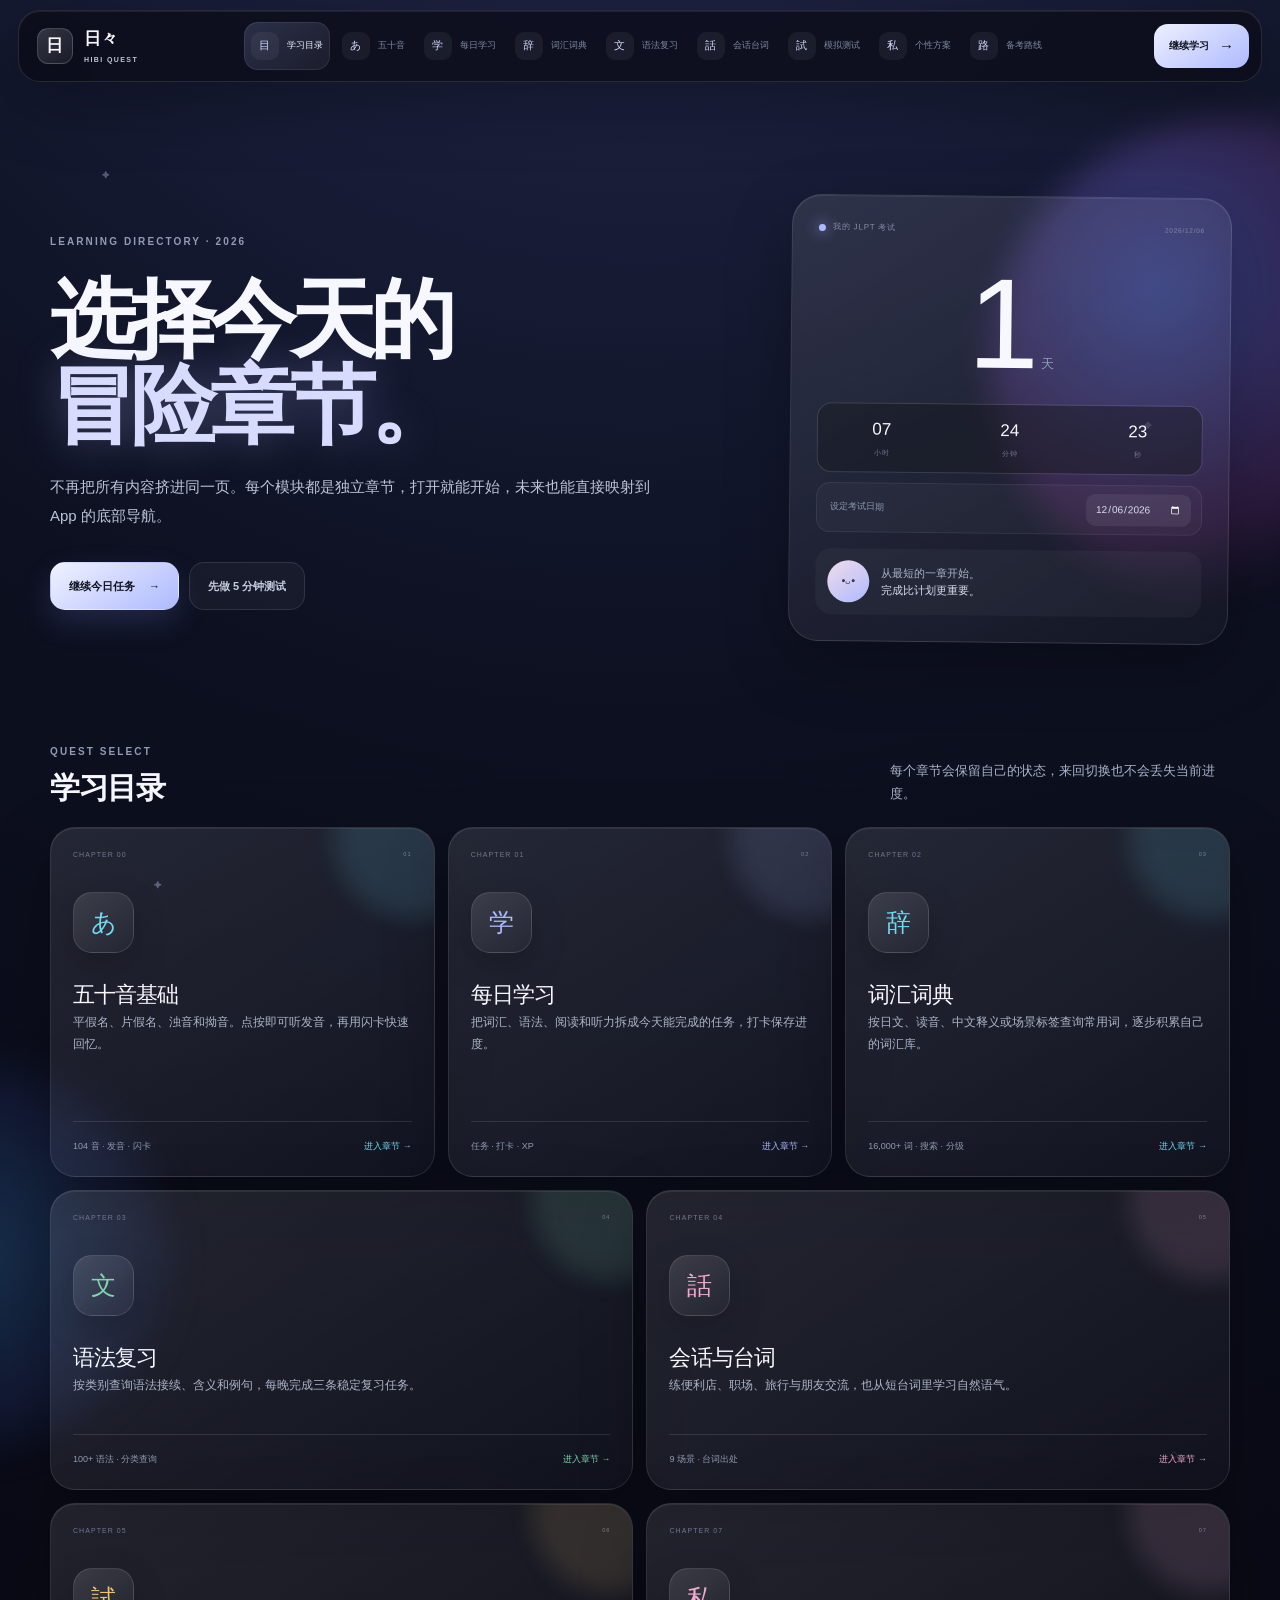
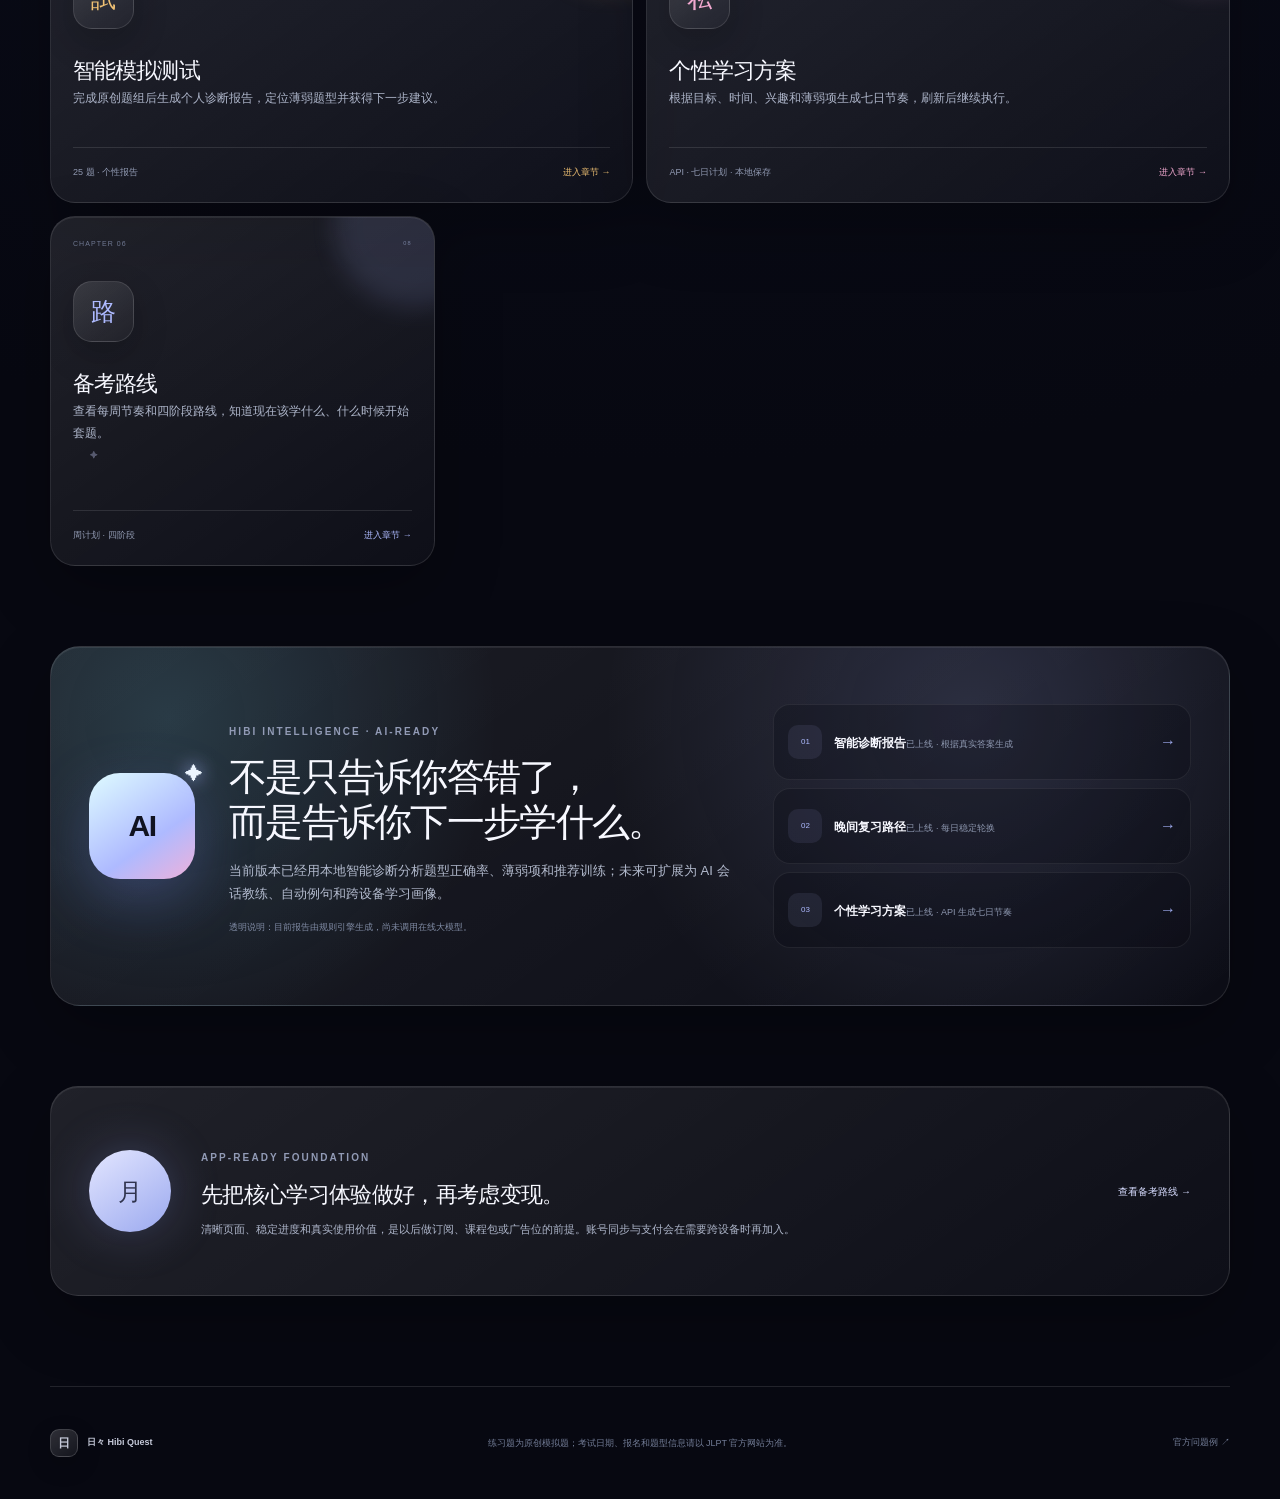
<file: index.html>
<!DOCTYPE html><html lang="zh-CN"><head><meta charSet="utf-8"/><meta name="viewport" content="width=device-width, initial-scale=1"/><link rel="stylesheet" href="/assets/index-DoPNVpJq.css" data-rsc-css-href="/assets/index-DoPNVpJq.css" data-precedence="vite-rsc/importer-resources"/><link rel="modulepreload" href="/assets/layout-segment-context-BYMZ-qbY.js" crossorigin=""/><link rel="modulepreload" href="/assets/rolldown-runtime-S-ySWqyJ.js" crossorigin=""/><link rel="modulepreload" href="/assets/index-DkaqBARf.js" crossorigin=""/><link rel="modulepreload" href="/assets/framework-CXnKph_e.js" crossorigin=""/><link rel="modulepreload" href="/assets/page-D13fjwaM.js" crossorigin=""/><link rel="modulepreload" href="/assets/app-shell-C9F_SPWX.js" crossorigin=""/><title>日々 Hibi Quest — JLPT 学习冒险</title><meta name="description" content="AI-ready 多页面 JLPT 学习冒险：五十音、词汇词典、晚间语法、智能测试报告、会话与备考路线。"/><meta property="og:title" content="日々 Hibi Quest — JLPT 学习冒险"/><meta property="og:description" content="词汇词典、晚间语法和智能诊断报告，让每次学习都有下一步。"/><meta property="og:image" content="https://3073314960-prog.github.io/og-v2.png"/><meta property="og:image:width" content="1792"/><meta property="og:image:height" content="935"/><meta property="og:image:alt" content="日々 Hibi Quest 打卡 对话 合格"/><meta name="twitter:card" content="summary_large_image"/><meta name="twitter:title" content="日々 Hibi Quest — JLPT 学习冒险"/><meta name="twitter:description" content="词汇词典、晚间语法和智能诊断报告，让每次学习都有下一步。"/><meta name="twitter:image" content="https://3073314960-prog.github.io/og-v2.png"/><script>self.__VINEXT_RSC_PARAMS__={}</script><script>self.__VINEXT_RSC_NAV__={"pathname":"/","searchParams":[]}</script><link rel="modulepreload" href="/assets/index-DkaqBARf.js" />
</head><body><main class="app-shell "><div class="sky-noise"></div><div class="ambient ambient-one"></div><div class="ambient ambient-two"></div><div class="petals" aria-hidden="true"><i>✦</i><i>◆</i><i>✦</i><i>◇</i><i>✦</i></div><header class="app-header glass"><a class="brand" href="/" aria-label="返回学习目录"><span class="brand-mark">日</span><span>日々 <small>HIBI QUEST</small></span></a><nav class="directory-nav" aria-label="学习目录"><a href="/" class="active" aria-current="page"><span>目</span><div><strong>学习目录</strong><small>Home</small></div></a><a href="/kana" class=""><span>あ</span><div><strong>五十音</strong><small>Kana</small></div></a><a href="/study" class=""><span>学</span><div><strong>每日学习</strong><small>Study</small></div></a><a href="/dictionary" class=""><span>辞</span><div><strong>词汇词典</strong><small>Dictionary</small></div></a><a href="/grammar" class=""><span>文</span><div><strong>语法复习</strong><small>Grammar</small></div></a><a href="/dialogue" class=""><span>話</span><div><strong>会话台词</strong><small>Dialogue</small></div></a><a href="/mock-test" class=""><span>試</span><div><strong>模拟测试</strong><small>Practice</small></div></a><a href="/profile" class=""><span>私</span><div><strong>个性方案</strong><small>My Plan</small></div></a><a href="/roadmap" class=""><span>路</span><div><strong>备考路线</strong><small>Roadmap</small></div></a></nav><a class="quick-start" href="/study">继续学习 <span>→</span></a></header><nav class="route-strip shell" aria-label="移动端学习目录"><a href="/" class="active" aria-current="page"><span>目</span>学习目录</a><a href="/kana" class=""><span>あ</span>五十音</a><a href="/study" class=""><span>学</span>每日学习</a><a href="/dictionary" class=""><span>辞</span>词汇词典</a><a href="/grammar" class=""><span>文</span>语法复习</a><a href="/dialogue" class=""><span>話</span>会话台词</a><a href="/mock-test" class=""><span>試</span>模拟测试</a><a href="/profile" class=""><span>私</span>个性方案</a><a href="/roadmap" class=""><span>路</span>备考路线</a></nav><div class="page-enter"><section class="directory-hero shell"><div class="directory-intro"><span class="kicker">LEARNING DIRECTORY · 2026</span><h1>选择今天的<br/><em>冒险章节。</em></h1><p>不再把所有内容挤进同一页。每个模块都是独立章节，打开就能开始，未来也能直接映射到 App 的底部导航。</p><div class="hero-actions"><a class="primary-action" href="/study">继续今日任务 <span>→</span></a><a class="secondary-action" href="/mock-test">先做 5 分钟测试</a></div></div><div class="directory-status glass"><div class="status-head"><span><i></i> 我的 JLPT 考试</span><small>2026/12/06</small></div><div class="status-days"><strong>—</strong><span>天</span></div><div class="status-time"><span>—<small>小时</small></span><span>—<small>分钟</small></span><span>—<small>秒</small></span></div><label class="exam-date-setting"><span>设定考试日期</span><input type="date" aria-label="设定 JLPT 考试日期" value="2026-12-06"/></label><div class="status-guide"><span class="mini-mascot">•ᴗ•</span><p>从最短的一章开始。<strong>完成比计划更重要。</strong></p></div></div></section><section class="module-directory shell" aria-labelledby="directory-title"><div class="section-title compact"><div><span class="kicker">QUEST SELECT</span><h2 id="directory-title">学习目录</h2></div><p>每个章节会保留自己的状态，来回切换也不会丢失当前进度。</p></div><div class="module-grid"><a class="module-card glass cyan" href="/kana"><div class="module-card-top"><span>CHAPTER 00</span><small>01</small></div><div class="module-icon">あ</div><h3>五十音基础</h3><p>平假名、片假名、浊音和拗音。点按即可听发音，再用闪卡快速回忆。</p><div class="module-meta"><span>104 音 · 发音 · 闪卡</span><i>进入章节 →</i></div></a><a class="module-card glass violet" href="/study"><div class="module-card-top"><span>CHAPTER 01</span><small>02</small></div><div class="module-icon">学</div><h3>每日学习</h3><p>把词汇、语法、阅读和听力拆成今天能完成的任务，打卡保存进度。</p><div class="module-meta"><span>任务 · 打卡 · XP</span><i>进入章节 →</i></div></a><a class="module-card glass cyan" href="/dictionary"><div class="module-card-top"><span>CHAPTER 02</span><small>03</small></div><div class="module-icon">辞</div><h3>词汇词典</h3><p>按日文、读音、中文释义或场景标签查询常用词，逐步积累自己的词汇库。</p><div class="module-meta"><span>16,000+ 词 · 搜索 · 分级</span><i>进入章节 →</i></div></a><a class="module-card glass green" href="/grammar"><div class="module-card-top"><span>CHAPTER 03</span><small>04</small></div><div class="module-icon">文</div><h3>语法复习</h3><p>按类别查询语法接续、含义和例句，每晚完成三条稳定复习任务。</p><div class="module-meta"><span>100+ 语法 · 分类查询</span><i>进入章节 →</i></div></a><a class="module-card glass pink" href="/dialogue"><div class="module-card-top"><span>CHAPTER 04</span><small>05</small></div><div class="module-icon">話</div><h3>会话与台词</h3><p>练便利店、职场、旅行与朋友交流，也从短台词里学习自然语气。</p><div class="module-meta"><span>9 场景 · 台词出处</span><i>进入章节 →</i></div></a><a class="module-card glass amber" href="/mock-test"><div class="module-card-top"><span>CHAPTER 05</span><small>06</small></div><div class="module-icon">試</div><h3>智能模拟测试</h3><p>完成原创题组后生成个人诊断报告，定位薄弱题型并获得下一步建议。</p><div class="module-meta"><span>25 题 · 个性报告</span><i>进入章节 →</i></div></a><a class="module-card glass pink" href="/profile"><div class="module-card-top"><span>CHAPTER 07</span><small>07</small></div><div class="module-icon">私</div><h3>个性学习方案</h3><p>根据目标、时间、兴趣和薄弱项生成七日节奏，刷新后继续执行。</p><div class="module-meta"><span>API · 七日计划 · 本地保存</span><i>进入章节 →</i></div></a><a class="module-card glass violet" href="/roadmap"><div class="module-card-top"><span>CHAPTER 06</span><small>08</small></div><div class="module-icon">路</div><h3>备考路线</h3><p>查看每周节奏和四阶段路线，知道现在该学什么、什么时候开始套题。</p><div class="module-meta"><span>周计划 · 四阶段</span><i>进入章节 →</i></div></a></div></section><section class="ai-promo shell glass"><div class="ai-orb"><span>AI</span><i>✦</i></div><div class="ai-promo-copy"><span class="kicker">HIBI INTELLIGENCE · AI-READY</span><h2>不是只告诉你答错了，<br/>而是告诉你下一步学什么。</h2><p>当前版本已经用本地智能诊断分析题型正确率、薄弱项和推荐训练；未来可扩展为 AI 会话教练、自动例句和跨设备学习画像。</p><small>透明说明：目前报告由规则引擎生成，尚未调用在线大模型。</small></div><div class="ai-feature-list"><a href="/mock-test"><span>01</span><div><strong>智能诊断报告</strong><small>已上线 · 根据真实答案生成</small></div><i>→</i></a><a href="/grammar"><span>02</span><div><strong>晚间复习路径</strong><small>已上线 · 每日稳定轮换</small></div><i>→</i></a><a href="/profile"><span>03</span><div><strong>个性学习方案</strong><small>已上线 · API 生成七日节奏</small></div><i>→</i></a></div></section><section class="home-note shell glass"><span class="note-orb">月</span><div><span class="kicker">APP-READY FOUNDATION</span><h2>先把核心学习体验做好，再考虑变现。</h2><p>清晰页面、稳定进度和真实使用价值，是以后做订阅、课程包或广告位的前提。账号同步与支付会在需要跨设备时再加入。</p></div><a href="/roadmap">查看备考路线 →</a></section></div><footer class="shell app-footer"><div><span class="brand-mark small">日</span><strong>日々 Hibi Quest</strong></div><p>练习题为原创模拟题；考试日期、报名和题型信息请以 JLPT 官方网站为准。</p><a href="https://www.jlpt.jp/samples/forlearners.html" target="_blank" rel="noreferrer">官方问题例 ↗</a></footer><nav class="mobile-nav glass" aria-label="移动端主导航"><a href="/" class="active" aria-current="page"><span>目</span>学习目录</a><a href="/study" class=""><span>学</span>学习</a><a href="/dictionary" class=""><span>辞</span>词汇词典</a><a href="/mock-test" class=""><span>試</span>模拟测试</a><a href="/profile" class=""><span>私</span>个性方案</a></nav></main><script id="_R_">import("/assets/index-DkaqBARf.js")</script></body></html><script>self.__VINEXT_RSC_CHUNKS__=self.__VINEXT_RSC_CHUNKS__||[];self.__VINEXT_RSC_CHUNKS__.push("2:I[\"8c0f216c4604\",[],\"Children\",1]\n3:I[\"15c18cfaeeff\",[],\"LayoutSegmentProvider\",1]\n4:I[\"8c0f216c4604\",[],\"Slot\",1]\n5:I[\"593f344dc510\",[],\"RedirectBoundary\",1]\n:HL[\"/assets/index-DoPNVpJq.css\",\"style\"]\n")</script><script>self.__VINEXT_RSC_CHUNKS__=self.__VINEXT_RSC_CHUNKS__||[];self.__VINEXT_RSC_CHUNKS__.push("0:{\"__route\":\"route:/\",\"__interceptionContext\":null,\"__layoutIds\":[\"layout:/\"],\"__rootLayout\":\"/\",\"page:/\":\"$L1\",\"layout:/\":[[[[\"$\",\"link\",\"css:/assets/index-DoPNVpJq.css\",{\"rel\":\"stylesheet\",\"precedence\":\"vite-rsc/importer-resources\",\"href\":\"/assets/index-DoPNVpJq.css\",\"data-rsc-css-href\":\"/assets/index-DoPNVpJq.css\"}],\"$undefined\"],[\"$\",\"html\",null,{\"lang\":\"zh-CN\",\"children\":[\"$\",\"body\",null,{\"children\":[\"$\",\"$L2\",null,{}]}]}]],null],\"route:/\":[[[\"$\",\"meta\",null,{\"charSet\":\"utf-8\"}],[[\"$\",\"title\",\"0\",{\"children\":\"日々 Hibi Quest — JLPT 学习冒险\"}],[\"$\",\"meta\",\"1\",{\"name\":\"description\",\"content\":\"AI-ready 多页面 JLPT 学习冒险：五十音、词汇词典、晚间语法、智能测试报告、会话与备考路线。\"}],[\"$\",\"meta\",\"2\",{\"property\":\"og:title\",\"content\":\"日々 Hibi Quest — JLPT 学习冒险\"}],[\"$\",\"meta\",\"3\",{\"property\":\"og:description\",\"content\":\"词汇词典、晚间语法和智能诊断报告，让每次学习都有下一步。\"}],[\"$\",\"meta\",\"4\",{\"property\":\"og:image\",\"content\":\"https://3073314960-prog.github.io/og-v2.png\"}],[\"$\",\"meta\",\"5\",{\"property\":\"og:image:width\",\"content\":\"1792\"}],[\"$\",\"meta\",\"6\",{\"property\":\"og:image:height\",\"content\":\"935\"}],[\"$\",\"meta\",\"7\",{\"property\":\"og:image:alt\",\"content\":\"日々 Hibi Quest 打卡 对话 合格\"}],[\"$\",\"meta\",\"8\",{\"name\":\"twitter:card\",\"content\":\"summary_large_image\"}],[\"$\",\"meta\",\"9\",{\"name\":\"twitter:title\",\"content\":\"日々 Hibi Quest — JLPT 学习冒险\"}],[\"$\",\"meta\",\"10\",{\"name\":\"twitter:description\",\"content\":\"词汇词典、晚间语法和智能诊断报告，让每次学习都有下一步。\"}],[\"$\",\"meta\",\"11\",{\"name\":\"twitter:image\",\"content\":\"https://3073314960-prog.github.io/og-v2.png\"}]],[[\"$\",\"meta\",\"0\",{\"name\":\"viewport\",\"content\":\"width=device-width, initial-scale=1\"}]]],[\"$\",\"$L3\",null,{\"segmentMap\":{\"children\":[]},\"children\":[\"$\",\"$L4\",null,{\"id\":\"layout:/\",\"parallelSlots\":\"$undefined\",\"children\":[\"$\",\"$L5\",null,{\"children\":[\"$\",\"$L3\",null,{\"segmentMap\":{\"children\":[]},\"children\":[\"$\",\"$L4\",null,{\"id\":\"page:/\"}]}]}]}]}]],\"__layoutFlags\":{\"layout:/\":\"s\"},\"__artifactCompatibility\":{\"schemaVersion\":1,\"graphVersion\":\"app-route-graph:4uhn5s1wvoptc\",\"deploymentVersion\":\"27df9e15-6faa-4570-9694-db61a12ce669\",\"appElementsSchemaVersion\":1,\"rscPayloadSchemaVersion\":1,\"rootBoundaryId\":\"/\",\"renderEpoch\":null}}\n")</script><script>self.__VINEXT_RSC_CHUNKS__=self.__VINEXT_RSC_CHUNKS__||[];self.__VINEXT_RSC_CHUNKS__.push("6:I[\"6efdf509a785\",[],\"default\",1]\n1:[\"$\",\"$L6\",null,{\"params\":\"$@7\",\"searchParams\":\"$@8\"}]\n")</script><script>self.__VINEXT_RSC_CHUNKS__=self.__VINEXT_RSC_CHUNKS__||[];self.__VINEXT_RSC_CHUNKS__.push("7:{}\n8:{}\n")</script><script>self.__VINEXT_RSC_DONE__=true</script>
</file>
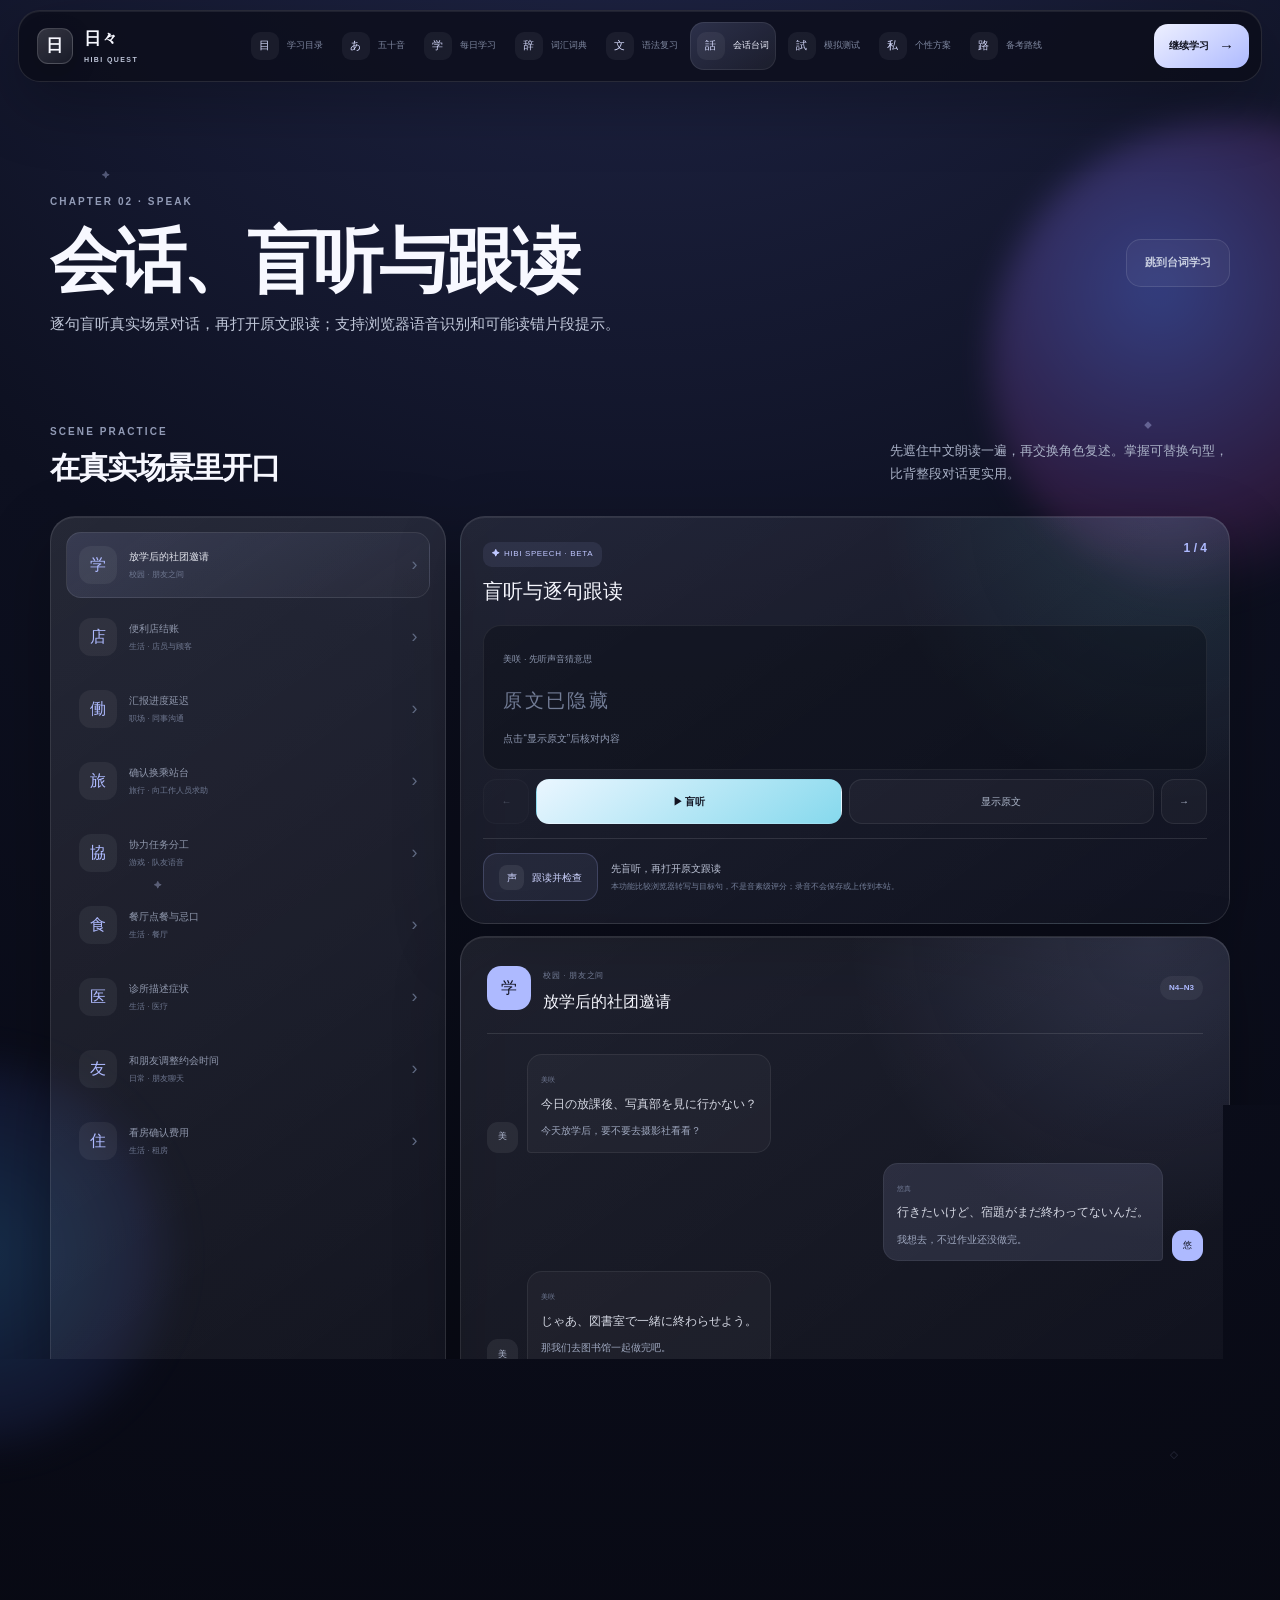
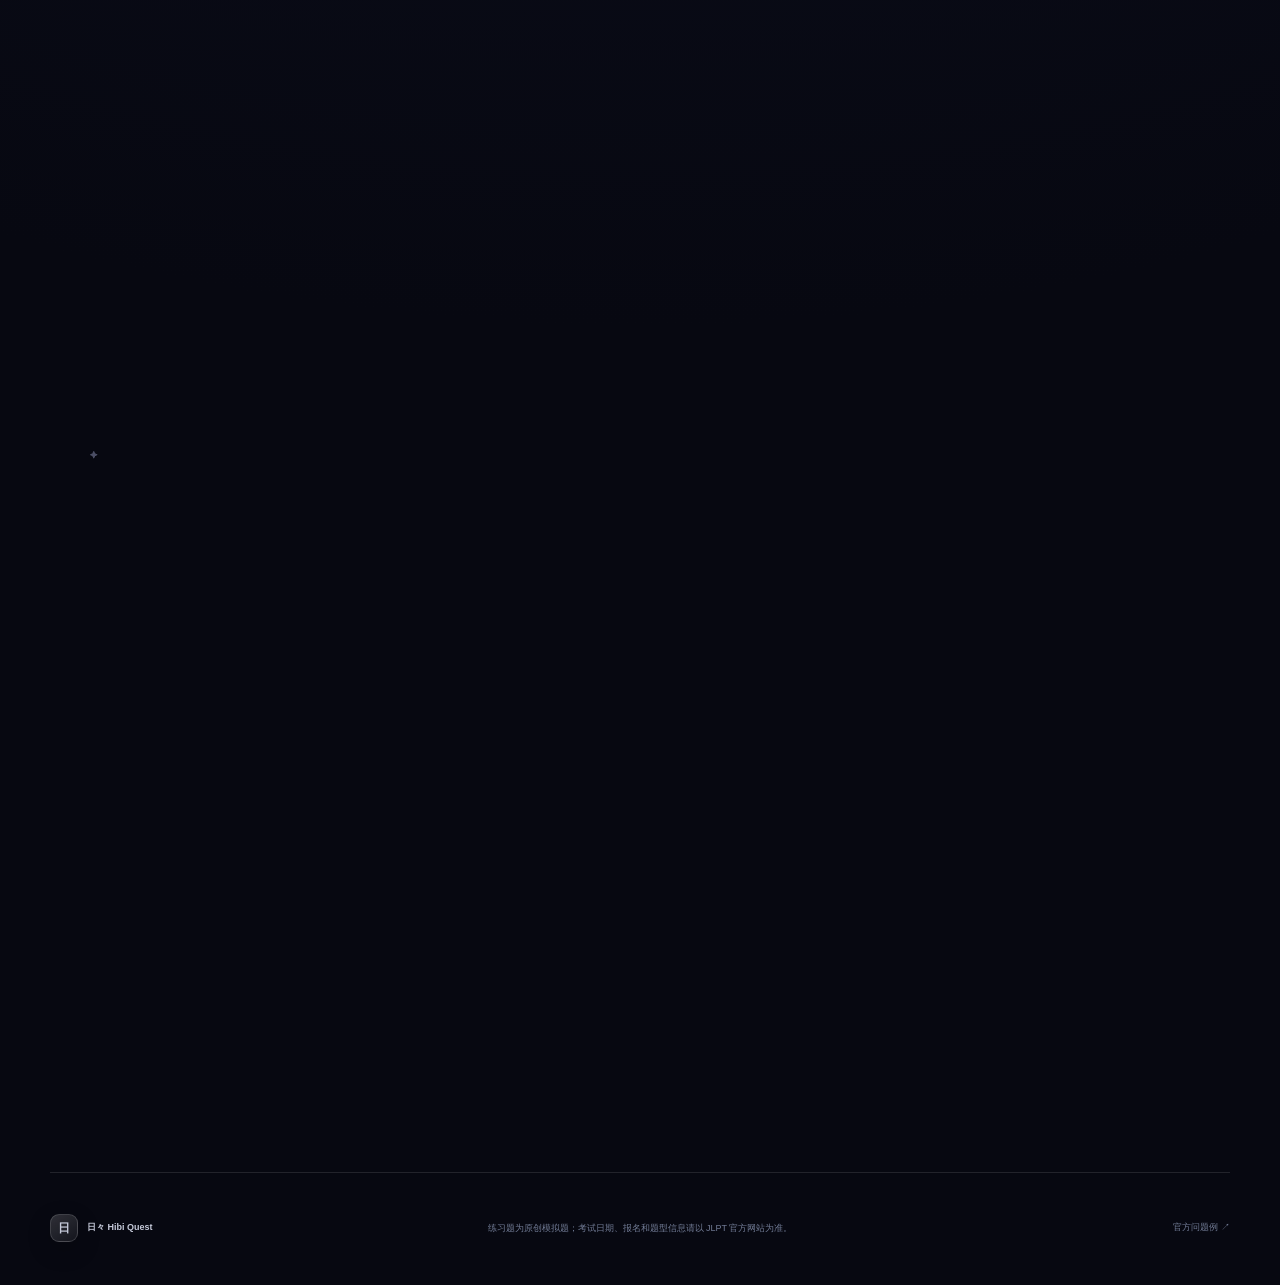
<file: dialogue/index.html>
<!DOCTYPE html><html lang="zh-CN"><head><meta charSet="utf-8"/><meta name="viewport" content="width=device-width, initial-scale=1"/><link rel="stylesheet" href="/assets/index-DoPNVpJq.css" data-rsc-css-href="/assets/index-DoPNVpJq.css" data-precedence="vite-rsc/importer-resources"/><link rel="modulepreload" href="/assets/layout-segment-context-BYMZ-qbY.js" crossorigin=""/><link rel="modulepreload" href="/assets/rolldown-runtime-S-ySWqyJ.js" crossorigin=""/><link rel="modulepreload" href="/assets/index-DkaqBARf.js" crossorigin=""/><link rel="modulepreload" href="/assets/framework-CXnKph_e.js" crossorigin=""/><link rel="modulepreload" href="/assets/page-BPkBXtdi.js" crossorigin=""/><link rel="modulepreload" href="/assets/app-shell-C9F_SPWX.js" crossorigin=""/><link rel="modulepreload" href="/assets/learning-sections-BvZhBqP7.js" crossorigin=""/><link rel="modulepreload" href="/assets/learning-data-Bkvd1LtO.js" crossorigin=""/><link rel="modulepreload" href="/assets/speech-practice-Ced-fZOh.js" crossorigin=""/><title>日々 Hibi Quest — JLPT 学习冒险</title><meta name="description" content="AI-ready 多页面 JLPT 学习冒险：五十音、词汇词典、晚间语法、智能测试报告、会话与备考路线。"/><meta property="og:title" content="日々 Hibi Quest — JLPT 学习冒险"/><meta property="og:description" content="词汇词典、晚间语法和智能诊断报告，让每次学习都有下一步。"/><meta property="og:image" content="https://3073314960-prog.github.io/og-v2.png"/><meta property="og:image:width" content="1792"/><meta property="og:image:height" content="935"/><meta property="og:image:alt" content="日々 Hibi Quest 打卡 对话 合格"/><meta name="twitter:card" content="summary_large_image"/><meta name="twitter:title" content="日々 Hibi Quest — JLPT 学习冒险"/><meta name="twitter:description" content="词汇词典、晚间语法和智能诊断报告，让每次学习都有下一步。"/><meta name="twitter:image" content="https://3073314960-prog.github.io/og-v2.png"/><script>self.__VINEXT_RSC_PARAMS__={}</script><script>self.__VINEXT_RSC_NAV__={"pathname":"/dialogue","searchParams":[]}</script><link rel="modulepreload" href="/assets/index-DkaqBARf.js" />
</head><body><main class="app-shell "><div class="sky-noise"></div><div class="ambient ambient-one"></div><div class="ambient ambient-two"></div><div class="petals" aria-hidden="true"><i>✦</i><i>◆</i><i>✦</i><i>◇</i><i>✦</i></div><header class="app-header glass"><a class="brand" href="/" aria-label="返回学习目录"><span class="brand-mark">日</span><span>日々 <small>HIBI QUEST</small></span></a><nav class="directory-nav" aria-label="学习目录"><a href="/" class=""><span>目</span><div><strong>学习目录</strong><small>Home</small></div></a><a href="/kana" class=""><span>あ</span><div><strong>五十音</strong><small>Kana</small></div></a><a href="/study" class=""><span>学</span><div><strong>每日学习</strong><small>Study</small></div></a><a href="/dictionary" class=""><span>辞</span><div><strong>词汇词典</strong><small>Dictionary</small></div></a><a href="/grammar" class=""><span>文</span><div><strong>语法复习</strong><small>Grammar</small></div></a><a href="/dialogue" class="active" aria-current="page"><span>話</span><div><strong>会话台词</strong><small>Dialogue</small></div></a><a href="/mock-test" class=""><span>試</span><div><strong>模拟测试</strong><small>Practice</small></div></a><a href="/profile" class=""><span>私</span><div><strong>个性方案</strong><small>My Plan</small></div></a><a href="/roadmap" class=""><span>路</span><div><strong>备考路线</strong><small>Roadmap</small></div></a></nav><a class="quick-start" href="/study">继续学习 <span>→</span></a></header><nav class="route-strip shell" aria-label="移动端学习目录"><a href="/" class=""><span>目</span>学习目录</a><a href="/kana" class=""><span>あ</span>五十音</a><a href="/study" class=""><span>学</span>每日学习</a><a href="/dictionary" class=""><span>辞</span>词汇词典</a><a href="/grammar" class=""><span>文</span>语法复习</a><a href="/dialogue" class="active" aria-current="page"><span>話</span>会话台词</a><a href="/mock-test" class=""><span>試</span>模拟测试</a><a href="/profile" class=""><span>私</span>个性方案</a><a href="/roadmap" class=""><span>路</span>备考路线</a></nav><div class="page-enter"><section class="page-heading shell"><div><span class="kicker">CHAPTER 02 · SPEAK</span><h1>会话、盲听与跟读</h1><p>逐句盲听真实场景对话，再打开原文跟读；支持浏览器语音识别和可能读错片段提示。</p></div><div class="page-heading-action"><a class="secondary-action" href="#quotes">跳到台词学习</a></div></section><section id="dialogue" class="section shell"><div class="section-title"><div><span class="kicker">SCENE PRACTICE</span><h2>在真实场景里开口</h2></div><p>先遮住中文朗读一遍，再交换角色复述。掌握可替换句型，比背整段对话更实用。</p></div><div class="scene-layout"><div class="scene-menu glass" role="tablist" aria-label="选择交流场景"><button type="button" role="tab" aria-selected="true" class="active"><span>学</span><div><strong>放学后的社团邀请</strong><small>校园 · 朋友之间</small></div><i>›</i></button><button type="button" role="tab" aria-selected="false" class=""><span>店</span><div><strong>便利店结账</strong><small>生活 · 店员与顾客</small></div><i>›</i></button><button type="button" role="tab" aria-selected="false" class=""><span>働</span><div><strong>汇报进度延迟</strong><small>职场 · 同事沟通</small></div><i>›</i></button><button type="button" role="tab" aria-selected="false" class=""><span>旅</span><div><strong>确认换乘站台</strong><small>旅行 · 向工作人员求助</small></div><i>›</i></button><button type="button" role="tab" aria-selected="false" class=""><span>協</span><div><strong>协力任务分工</strong><small>游戏 · 队友语音</small></div><i>›</i></button><button type="button" role="tab" aria-selected="false" class=""><span>食</span><div><strong>餐厅点餐与忌口</strong><small>生活 · 餐厅</small></div><i>›</i></button><button type="button" role="tab" aria-selected="false" class=""><span>医</span><div><strong>诊所描述症状</strong><small>生活 · 医疗</small></div><i>›</i></button><button type="button" role="tab" aria-selected="false" class=""><span>友</span><div><strong>和朋友调整约会时间</strong><small>日常 · 朋友聊天</small></div><i>›</i></button><button type="button" role="tab" aria-selected="false" class=""><span>住</span><div><strong>看房确认费用</strong><small>生活 · 租房</small></div><i>›</i></button></div><div class="dialogue-column"><section class="shadowing-lab glass" aria-labelledby="shadowing-title"><div class="shadowing-head"><div><span class="ai-label">✦ HIBI SPEECH · BETA</span><h3 id="shadowing-title">盲听与逐句跟读</h3></div><strong>1<!-- --> / <!-- -->4</strong></div><div class="blind-listening-card"><small>美咲<!-- --> · 先听声音猜意思</small><p class="concealed" lang="ja">原文已隐藏</p><em>点击“显示原文”后核对内容</em></div><div class="shadowing-controls"><button type="button" disabled="" aria-label="上一句">←</button><button type="button" class="play-line">▶ 盲听</button><button type="button">显示原文</button><button type="button" aria-label="下一句">→</button></div><div class="pronunciation-coach"><button type="button" class=""><span>声</span>跟读并检查</button><div><strong>先盲听，再打开原文跟读</strong><small>本功能比较浏览器转写与目标句，不是音素级评分；录音不会保存或上传到本站。</small></div></div></section><div class="dialogue-stage glass"><div class="stage-head"><div><span>学</span><div><small>校园 · 朋友之间</small><h3>放学后的社团邀请</h3></div></div><b>N4–N3</b></div><div class="dialogue-lines"><article class=""><span class="speaker-avatar">美</span><div><small>美咲</small><p lang="ja">今日の放課後、写真部を見に行かない？</p><em>今天放学后，要不要去摄影社看看？</em></div></article><article class="reply"><span class="speaker-avatar">悠</span><div><small>悠真</small><p lang="ja">行きたいけど、宿題がまだ終わってないんだ。</p><em>我想去，不过作业还没做完。</em></div></article><article class=""><span class="speaker-avatar">美</span><div><small>美咲</small><p lang="ja">じゃあ、図書室で一緒に終わらせよう。</p><em>那我们去图书馆一起做完吧。</em></div></article><article class="reply"><span class="speaker-avatar">悠</span><div><small>悠真</small><p lang="ja">助かる！それなら間に合いそう。</p><em>帮大忙了！这样应该来得及。</em></div></article></div><div class="key-expression"><span>本场关键表达</span><strong>～に行かない？</strong><p>朋友之间自然的邀请。比「行きませんか」更随意，适合关系亲近的人。</p></div></div></div></div></section><div id="quotes"><section class="section shell quote-section"><div class="section-title"><div><span class="kicker">LINE STUDY</span><h2>二次元台词拆解</h2></div><div class="quote-tabs" role="tablist" aria-label="选择台词类型"><button type="button" role="tab" aria-selected="true" class="active">动漫台词</button><button type="button" role="tab" aria-selected="false" class="">游戏台词</button></div></div><div class="quote-grid"><article class="line-card glass"><div class="line-card-top"><span>映</span><small>推理 · 断定</small><i>0<!-- -->1</i></div><div class="source-badge excerpt"><span>短句引用</span>《名侦探柯南》<!-- --> · <!-- -->江户川柯南</div><blockquote lang="ja">真実はいつもひとつ！</blockquote><p>真相永远只有一个！</p><div class="line-note"><span>表达拆解</span>「いつも」表示始终；「ひとつ」用平假名写法显得更口语化。</div><div class="line-usage"><span>适用场景</span>适合玩梗或强调唯一结论，不适合尚无证据时强行下判断。</div><a class="quote-source" href="https://www.conan-portal.com/index.html" target="_blank" rel="noreferrer">查看官方出处 ↗</a></article><article class="line-card glass"><div class="line-card-top"><span>映</span><small>宣告 · 角色语</small><i>0<!-- -->2</i></div><div class="source-badge excerpt"><span>短句引用</span>《美少女战士 Sailor Moon》<!-- --> · <!-- -->月野兔 / Sailor Moon</div><blockquote lang="ja">月にかわっておしおきよ。</blockquote><p>我要代表月亮惩罚你。</p><div class="line-note"><span>表达拆解</span>「N にかわって」表示代替某人或代表某方；「おしおき」是惩罚的儿童化说法。</div><div class="line-usage"><span>适用场景</span>强烈角色化的固定台词，只适合引用、模仿或朋友间玩梗。</div><a class="quote-source" href="https://lineup.toei-anim.co.jp/ja/tv/sailor_moon/story/" target="_blank" rel="noreferrer">查看官方出处 ↗</a></article><article class="line-card glass"><div class="line-card-top"><span>映</span><small>梦想 · 宣言</small><i>0<!-- -->3</i></div><div class="source-badge excerpt"><span>短句引用</span>《ONE PIECE》<!-- --> · <!-- -->蒙奇·D·路飞</div><blockquote lang="ja">海賊王におれはなる！</blockquote><p>我是要成为海贼王的男人！</p><div class="line-note"><span>表达拆解</span>把「おれは」提前或使用倒装能强化目标；普通表达更常说「海賊王になる」。</div><div class="line-usage"><span>适用场景</span>适合学习强烈宣言的语感，现实交流可换成自己的目标。</div><a class="quote-source" href="https://one-piece.com/story/east_blue/index.html" target="_blank" rel="noreferrer">查看官方出处 ↗</a></article><article class="line-card glass"><div class="line-card-top"><span>映</span><small>信念 · 粗犷</small><i>0<!-- -->4</i></div><div class="source-badge excerpt"><span>短句引用</span>《NARUTO -火影忍者-》<!-- --> · <!-- -->漩涡鸣人</div><blockquote lang="ja">まっすぐ自分の言葉は曲げねえ。</blockquote><p>我绝不会违背自己的话。</p><div class="line-note"><span>表达拆解</span>「曲げない」的口语粗犷形式是「曲げねえ」；正式交流不要照搬这种语尾。</div><div class="line-usage"><span>适用场景</span>可用于理解少年漫画男性角色语；日常建议说「自分の言葉を曲げない」。</div><a class="quote-source" href="https://naruto-official.com/news/01_1282" target="_blank" rel="noreferrer">查看官方出处 ↗</a></article><article class="line-card glass"><div class="line-card-top"><span>映</span><small>成长 · 温柔</small><i>0<!-- -->5</i></div><div class="source-badge original"><span>原创</span>Hibi Quest 原创<!-- --> · <!-- -->小春</div><blockquote lang="ja">怖くても、一歩進めば景色は変わる。</blockquote><p>即使害怕，只要向前一步，景色就会改变。</p><div class="line-note"><span>表达拆解</span>「～ても」表示让步；「一歩進めば」是条件表达。</div><div class="line-usage"><span>适用场景</span>可以自然地写在学习笔记或给朋友打气。</div></article><article class="line-card glass"><div class="line-card-top"><span>映</span><small>治愈 · 希望</small><i>0<!-- -->6</i></div><div class="source-badge original"><span>原创</span>Hibi Quest 原创<!-- --> · <!-- -->小春</div><blockquote lang="ja">迷った時間も、きっと未来の地図になる。</blockquote><p>迷茫过的时光，也一定会成为未来的地图。</p><div class="line-note"><span>表达拆解</span>「きっと」表示强烈确信；「～になる」表示状态变化。</div><div class="line-usage"><span>适用场景</span>适合安慰对未来没有方向的人。</div></article></div><p class="copyright-note">标为“短句引用”的内容仅用于语言点评，版权归原权利人；其余为 Hibi Quest 原创。未来商业化上线前应再次完成内容授权审查。</p></section></div></div><footer class="shell app-footer"><div><span class="brand-mark small">日</span><strong>日々 Hibi Quest</strong></div><p>练习题为原创模拟题；考试日期、报名和题型信息请以 JLPT 官方网站为准。</p><a href="https://www.jlpt.jp/samples/forlearners.html" target="_blank" rel="noreferrer">官方问题例 ↗</a></footer><nav class="mobile-nav glass" aria-label="移动端主导航"><a href="/" class=""><span>目</span>学习目录</a><a href="/study" class=""><span>学</span>学习</a><a href="/dictionary" class=""><span>辞</span>词汇词典</a><a href="/mock-test" class=""><span>試</span>模拟测试</a><a href="/profile" class=""><span>私</span>个性方案</a></nav></main><script id="_R_">import("/assets/index-DkaqBARf.js")</script></body></html><script>self.__VINEXT_RSC_CHUNKS__=self.__VINEXT_RSC_CHUNKS__||[];self.__VINEXT_RSC_CHUNKS__.push("2:I[\"8c0f216c4604\",[],\"Children\",1]\n3:I[\"15c18cfaeeff\",[],\"LayoutSegmentProvider\",1]\n4:I[\"8c0f216c4604\",[],\"Slot\",1]\n5:I[\"593f344dc510\",[],\"RedirectBoundary\",1]\n:HL[\"/assets/index-DoPNVpJq.css\",\"style\"]\n")</script><script>self.__VINEXT_RSC_CHUNKS__=self.__VINEXT_RSC_CHUNKS__||[];self.__VINEXT_RSC_CHUNKS__.push("0:{\"__route\":\"route:/dialogue\",\"__interceptionContext\":null,\"__layoutIds\":[\"layout:/\"],\"__rootLayout\":\"/\",\"page:/dialogue\":\"$L1\",\"layout:/\":[[[[\"$\",\"link\",\"css:/assets/index-DoPNVpJq.css\",{\"rel\":\"stylesheet\",\"precedence\":\"vite-rsc/importer-resources\",\"href\":\"/assets/index-DoPNVpJq.css\",\"data-rsc-css-href\":\"/assets/index-DoPNVpJq.css\"}],\"$undefined\"],[\"$\",\"html\",null,{\"lang\":\"zh-CN\",\"children\":[\"$\",\"body\",null,{\"children\":[\"$\",\"$L2\",null,{}]}]}]],null],\"route:/dialogue\":[[[\"$\",\"meta\",null,{\"charSet\":\"utf-8\"}],[[\"$\",\"title\",\"0\",{\"children\":\"日々 Hibi Quest — JLPT 学习冒险\"}],[\"$\",\"meta\",\"1\",{\"name\":\"description\",\"content\":\"AI-ready 多页面 JLPT 学习冒险：五十音、词汇词典、晚间语法、智能测试报告、会话与备考路线。\"}],[\"$\",\"meta\",\"2\",{\"property\":\"og:title\",\"content\":\"日々 Hibi Quest — JLPT 学习冒险\"}],[\"$\",\"meta\",\"3\",{\"property\":\"og:description\",\"content\":\"词汇词典、晚间语法和智能诊断报告，让每次学习都有下一步。\"}],[\"$\",\"meta\",\"4\",{\"property\":\"og:image\",\"content\":\"https://3073314960-prog.github.io/og-v2.png\"}],[\"$\",\"meta\",\"5\",{\"property\":\"og:image:width\",\"content\":\"1792\"}],[\"$\",\"meta\",\"6\",{\"property\":\"og:image:height\",\"content\":\"935\"}],[\"$\",\"meta\",\"7\",{\"property\":\"og:image:alt\",\"content\":\"日々 Hibi Quest 打卡 对话 合格\"}],[\"$\",\"meta\",\"8\",{\"name\":\"twitter:card\",\"content\":\"summary_large_image\"}],[\"$\",\"meta\",\"9\",{\"name\":\"twitter:title\",\"content\":\"日々 Hibi Quest — JLPT 学习冒险\"}],[\"$\",\"meta\",\"10\",{\"name\":\"twitter:description\",\"content\":\"词汇词典、晚间语法和智能诊断报告，让每次学习都有下一步。\"}],[\"$\",\"meta\",\"11\",{\"name\":\"twitter:image\",\"content\":\"https://3073314960-prog.github.io/og-v2.png\"}]],[[\"$\",\"meta\",\"0\",{\"name\":\"viewport\",\"content\":\"width=device-width, initial-scale=1\"}]]],[\"$\",\"$L3\",null,{\"segmentMap\":{\"children\":[\"dialogue\"]},\"children\":[\"$\",\"$L4\",null,{\"id\":\"layout:/\",\"parallelSlots\":\"$undefined\",\"children\":[\"$\",\"$L5\",null,{\"children\":[\"$\",\"$L3\",null,{\"segmentMap\":{\"children\":[]},\"children\":[\"$\",\"$L4\",null,{\"id\":\"page:/dialogue\"}]}]}]}]}]],\"__layoutFlags\":{\"layout:/\":\"s\"},\"__artifactCompatibility\":{\"schemaVersion\":1,\"graphVersion\":\"app-route-graph:uz3pdzj40dl0\",\"deploymentVersion\":\"27df9e15-6faa-4570-9694-db61a12ce669\",\"appElementsSchemaVersion\":1,\"rscPayloadSchemaVersion\":1,\"rootBoundaryId\":\"/\",\"renderEpoch\":null}}\n")</script><script>self.__VINEXT_RSC_CHUNKS__=self.__VINEXT_RSC_CHUNKS__||[];self.__VINEXT_RSC_CHUNKS__.push("6:I[\"0d3cc9352377\",[],\"default\",1]\n1:[\"$\",\"$L6\",null,{\"params\":\"$@7\",\"searchParams\":\"$@8\"}]\n")</script><script>self.__VINEXT_RSC_CHUNKS__=self.__VINEXT_RSC_CHUNKS__||[];self.__VINEXT_RSC_CHUNKS__.push("7:{}\n8:{}\n")</script><script>self.__VINEXT_RSC_DONE__=true</script>
</file>
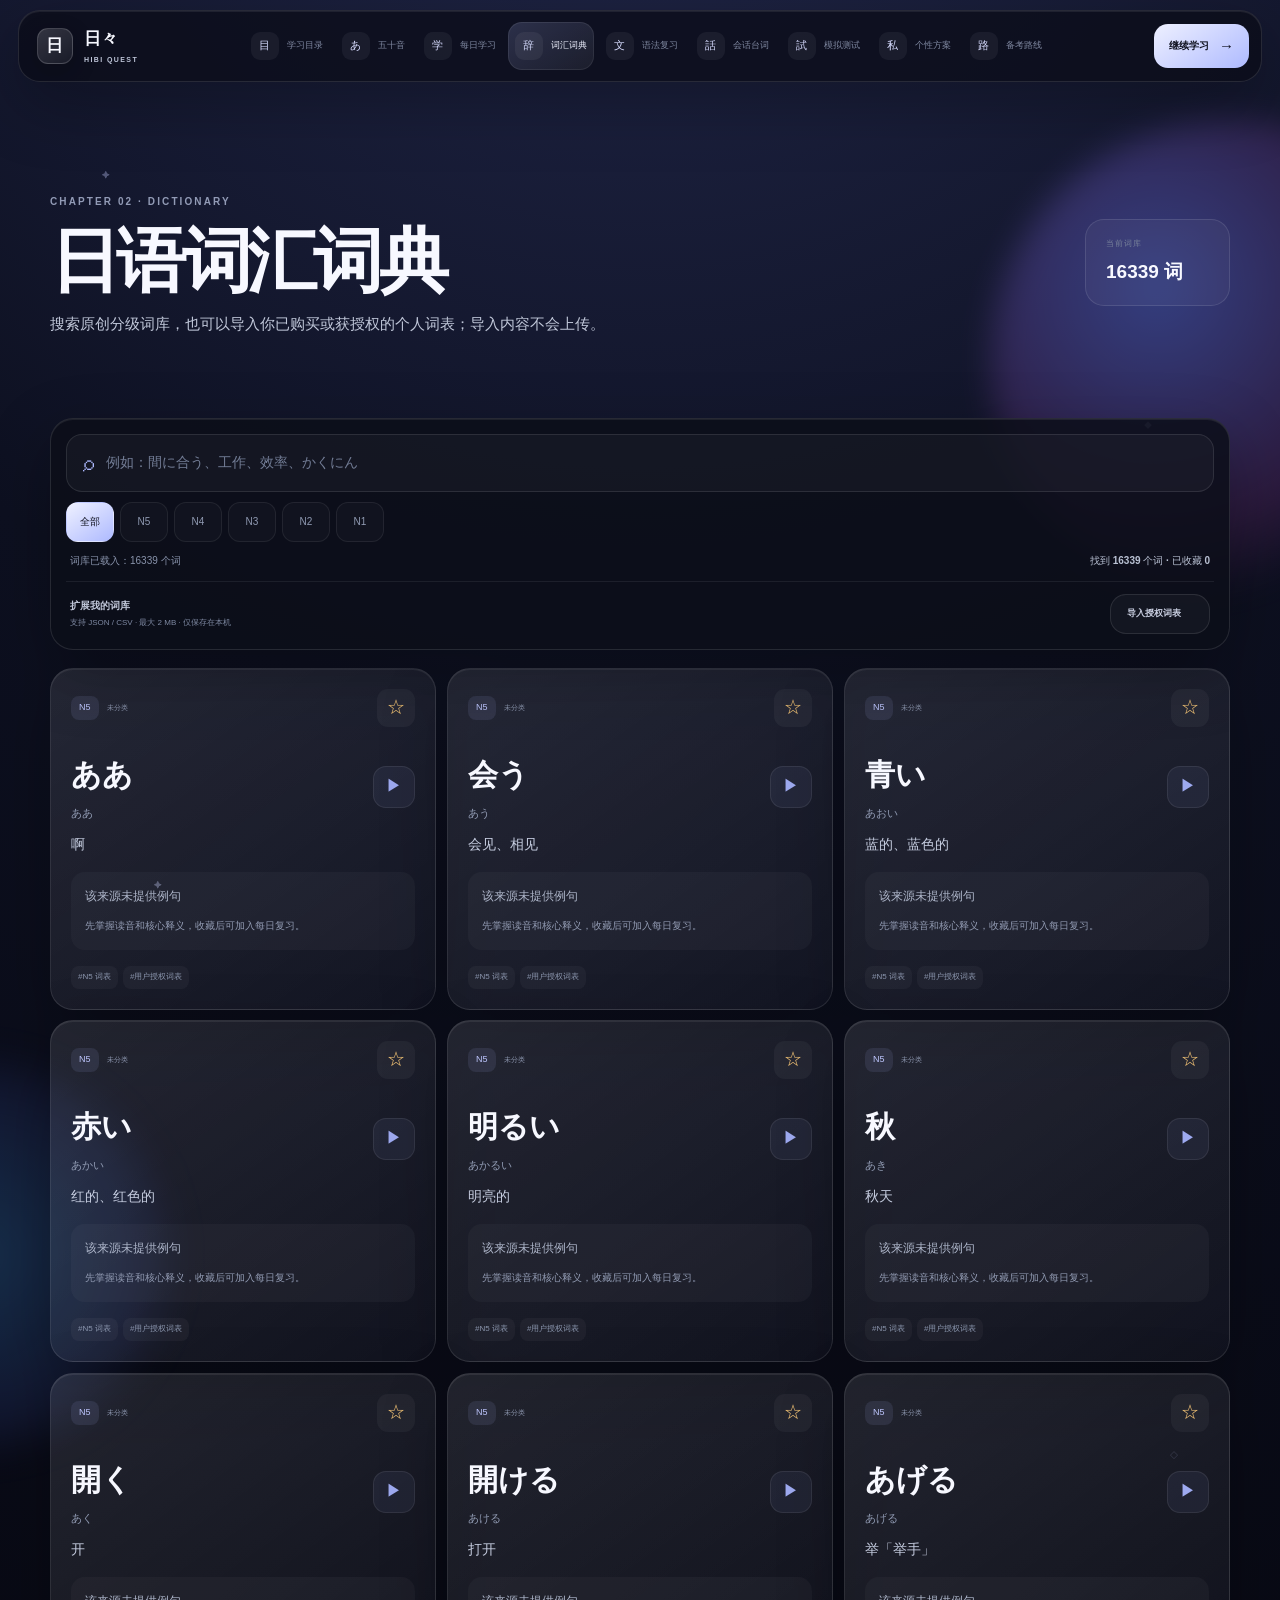
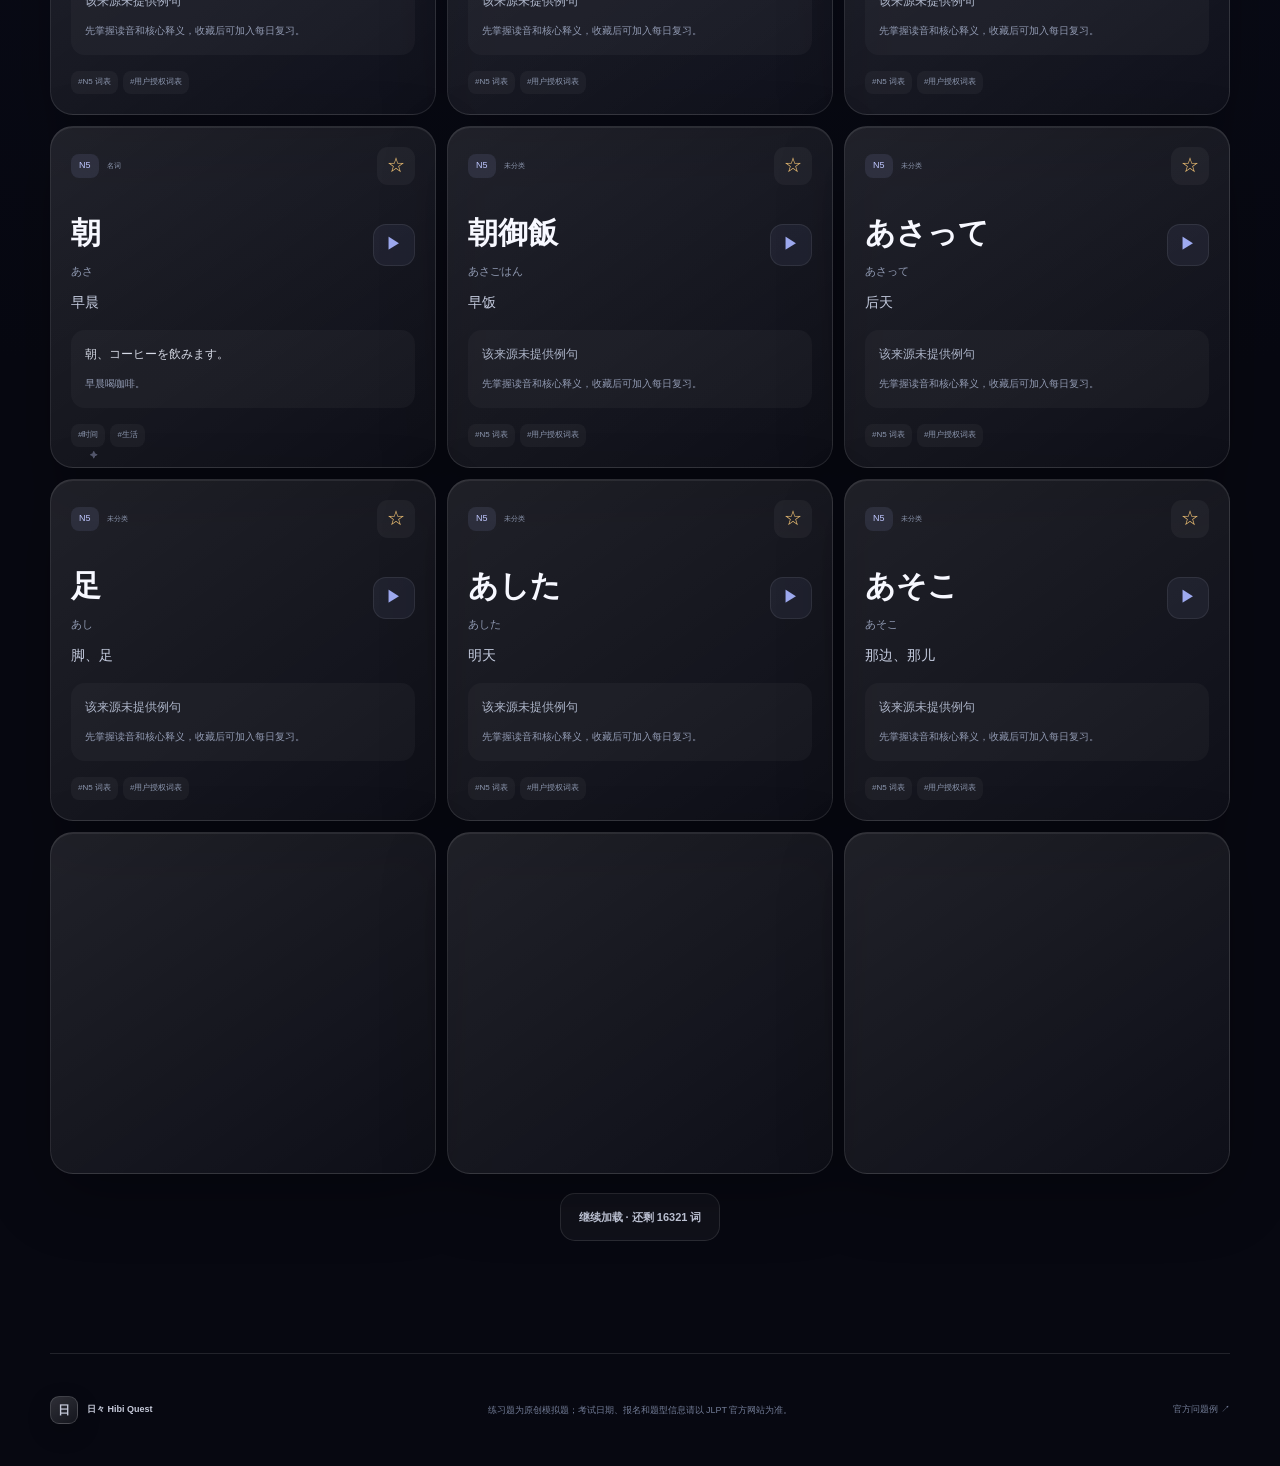
<file: dictionary/index.html>
<!DOCTYPE html><html lang="zh-CN"><head><meta charSet="utf-8"/><meta name="viewport" content="width=device-width, initial-scale=1"/><link rel="stylesheet" href="/assets/index-DoPNVpJq.css" data-rsc-css-href="/assets/index-DoPNVpJq.css" data-precedence="vite-rsc/importer-resources"/><link rel="modulepreload" href="/assets/layout-segment-context-BYMZ-qbY.js" crossorigin=""/><link rel="modulepreload" href="/assets/rolldown-runtime-S-ySWqyJ.js" crossorigin=""/><link rel="modulepreload" href="/assets/index-DkaqBARf.js" crossorigin=""/><link rel="modulepreload" href="/assets/framework-CXnKph_e.js" crossorigin=""/><link rel="modulepreload" href="/assets/page-CeTVIFFq.js" crossorigin=""/><link rel="modulepreload" href="/assets/app-shell-C9F_SPWX.js" crossorigin=""/><link rel="modulepreload" href="/assets/reference-data-IXXDWy7s.js" crossorigin=""/><link rel="modulepreload" href="/assets/learning-data-Bkvd1LtO.js" crossorigin=""/><link rel="modulepreload" href="/assets/speech-practice-Ced-fZOh.js" crossorigin=""/><title>日々 Hibi Quest — JLPT 学习冒险</title><meta name="description" content="AI-ready 多页面 JLPT 学习冒险：五十音、词汇词典、晚间语法、智能测试报告、会话与备考路线。"/><meta property="og:title" content="日々 Hibi Quest — JLPT 学习冒险"/><meta property="og:description" content="词汇词典、晚间语法和智能诊断报告，让每次学习都有下一步。"/><meta property="og:image" content="https://3073314960-prog.github.io/og-v2.png"/><meta property="og:image:width" content="1792"/><meta property="og:image:height" content="935"/><meta property="og:image:alt" content="日々 Hibi Quest 打卡 对话 合格"/><meta name="twitter:card" content="summary_large_image"/><meta name="twitter:title" content="日々 Hibi Quest — JLPT 学习冒险"/><meta name="twitter:description" content="词汇词典、晚间语法和智能诊断报告，让每次学习都有下一步。"/><meta name="twitter:image" content="https://3073314960-prog.github.io/og-v2.png"/><script>self.__VINEXT_RSC_PARAMS__={}</script><script>self.__VINEXT_RSC_NAV__={"pathname":"/dictionary","searchParams":[]}</script><link rel="modulepreload" href="/assets/index-DkaqBARf.js" />
</head><body><main class="app-shell "><div class="sky-noise"></div><div class="ambient ambient-one"></div><div class="ambient ambient-two"></div><div class="petals" aria-hidden="true"><i>✦</i><i>◆</i><i>✦</i><i>◇</i><i>✦</i></div><header class="app-header glass"><a class="brand" href="/" aria-label="返回学习目录"><span class="brand-mark">日</span><span>日々 <small>HIBI QUEST</small></span></a><nav class="directory-nav" aria-label="学习目录"><a href="/" class=""><span>目</span><div><strong>学习目录</strong><small>Home</small></div></a><a href="/kana" class=""><span>あ</span><div><strong>五十音</strong><small>Kana</small></div></a><a href="/study" class=""><span>学</span><div><strong>每日学习</strong><small>Study</small></div></a><a href="/dictionary" class="active" aria-current="page"><span>辞</span><div><strong>词汇词典</strong><small>Dictionary</small></div></a><a href="/grammar" class=""><span>文</span><div><strong>语法复习</strong><small>Grammar</small></div></a><a href="/dialogue" class=""><span>話</span><div><strong>会话台词</strong><small>Dialogue</small></div></a><a href="/mock-test" class=""><span>試</span><div><strong>模拟测试</strong><small>Practice</small></div></a><a href="/profile" class=""><span>私</span><div><strong>个性方案</strong><small>My Plan</small></div></a><a href="/roadmap" class=""><span>路</span><div><strong>备考路线</strong><small>Roadmap</small></div></a></nav><a class="quick-start" href="/study">继续学习 <span>→</span></a></header><nav class="route-strip shell" aria-label="移动端学习目录"><a href="/" class=""><span>目</span>学习目录</a><a href="/kana" class=""><span>あ</span>五十音</a><a href="/study" class=""><span>学</span>每日学习</a><a href="/dictionary" class="active" aria-current="page"><span>辞</span>词汇词典</a><a href="/grammar" class=""><span>文</span>语法复习</a><a href="/dialogue" class=""><span>話</span>会话台词</a><a href="/mock-test" class=""><span>試</span>模拟测试</a><a href="/profile" class=""><span>私</span>个性方案</a><a href="/roadmap" class=""><span>路</span>备考路线</a></nav><div class="page-enter"><section class="page-heading shell"><div><span class="kicker">CHAPTER 02 · DICTIONARY</span><h1>日语词汇词典</h1><p>搜索原创分级词库，也可以导入你已购买或获授权的个人词表；导入内容不会上传。</p></div><div class="page-heading-action"><div class="progress-badge"><span>当前词库</span><strong>101<!-- --> 词</strong></div></div></section><section class="section shell reference-workspace"><div class="reference-search glass"><label for="dictionary-search"><span>⌕</span><input id="dictionary-search" type="search" placeholder="例如：間に合う、工作、效率、かくにん" autoComplete="off" value=""/></label><div class="filter-row" role="group" aria-label="按 JLPT 等级筛选"><button type="button" class="active">全部</button><button type="button" class="">N5</button><button type="button" class="">N4</button><button type="button" class="">N3</button><button type="button" class="">N2</button><button type="button" class="">N1</button></div><div class="search-summary" role="status"><span>可以搜索日文、假名、中文或场景标签</span><strong>找到 <!-- -->101<!-- --> 个词 · 已收藏 <!-- -->0</strong></div><div class="dictionary-import"><div><strong>扩展我的词库</strong><small>支持 JSON / CSV · 最大 2 MB · 仅保存在本机</small></div><label class="secondary-action">导入授权词表<input type="file" accept=".json,.csv,application/json,text/csv"/></label></div></div><div class="dictionary-grid"><article class="dictionary-card glass"><div class="dictionary-card-top"><span>N5</span><small>名词</small><button type="button" aria-label="收藏 朝" aria-pressed="false">☆</button></div><div class="dictionary-word"><div><strong lang="ja">朝</strong><span>あさ</span></div><button type="button" aria-label="播放 朝">▶</button></div><h2>早晨</h2><div class="dictionary-example"><p lang="ja">朝、コーヒーを飲みます。</p><small>早晨喝咖啡。</small></div><div class="tag-row"><span>#<!-- -->时间</span><span>#<!-- -->生活</span></div></article><article class="dictionary-card glass"><div class="dictionary-card-top"><span>N5</span><small>名词</small><button type="button" aria-label="收藏 駅" aria-pressed="false">☆</button></div><div class="dictionary-word"><div><strong lang="ja">駅</strong><span>えき</span></div><button type="button" aria-label="播放 駅">▶</button></div><h2>车站</h2><div class="dictionary-example"><p lang="ja">駅で友達を待ちます。</p><small>在车站等朋友。</small></div><div class="tag-row"><span>#<!-- -->交通</span><span>#<!-- -->地点</span></div></article><article class="dictionary-card glass"><div class="dictionary-card-top"><span>N5</span><small>动词</small><button type="button" aria-label="收藏 買う" aria-pressed="false">☆</button></div><div class="dictionary-word"><div><strong lang="ja">買う</strong><span>かう</span></div><button type="button" aria-label="播放 買う">▶</button></div><h2>购买</h2><div class="dictionary-example"><p lang="ja">コンビニで水を買いました。</p><small>在便利店买了水。</small></div><div class="tag-row"><span>#<!-- -->购物</span><span>#<!-- -->动作</span></div></article><article class="dictionary-card glass"><div class="dictionary-card-top"><span>N5</span><small>形容词</small><button type="button" aria-label="收藏 近い" aria-pressed="false">☆</button></div><div class="dictionary-word"><div><strong lang="ja">近い</strong><span>ちかい</span></div><button type="button" aria-label="播放 近い">▶</button></div><h2>近的</h2><div class="dictionary-example"><p lang="ja">学校は駅から近いです。</p><small>学校离车站很近。</small></div><div class="tag-row"><span>#<!-- -->位置</span><span>#<!-- -->形容</span></div></article><article class="dictionary-card glass"><div class="dictionary-card-top"><span>N5</span><small>名词</small><button type="button" aria-label="收藏 天気" aria-pressed="false">☆</button></div><div class="dictionary-word"><div><strong lang="ja">天気</strong><span>てんき</span></div><button type="button" aria-label="播放 天気">▶</button></div><h2>天气</h2><div class="dictionary-example"><p lang="ja">今日はいい天気ですね。</p><small>今天天气真好。</small></div><div class="tag-row"><span>#<!-- -->天气</span><span>#<!-- -->寒暄</span></div></article><article class="dictionary-card glass"><div class="dictionary-card-top"><span>N5</span><small>动词</small><button type="button" aria-label="收藏 働く" aria-pressed="false">☆</button></div><div class="dictionary-word"><div><strong lang="ja">働く</strong><span>はたらく</span></div><button type="button" aria-label="播放 働く">▶</button></div><h2>工作、劳动</h2><div class="dictionary-example"><p lang="ja">東京の会社で働いています。</p><small>在东京的公司工作。</small></div><div class="tag-row"><span>#<!-- -->工作</span><span>#<!-- -->动作</span></div></article><article class="dictionary-card glass"><div class="dictionary-card-top"><span>N5</span><small>动词</small><button type="button" aria-label="收藏 休む" aria-pressed="false">☆</button></div><div class="dictionary-word"><div><strong lang="ja">休む</strong><span>やすむ</span></div><button type="button" aria-label="播放 休む">▶</button></div><h2>休息、请假</h2><div class="dictionary-example"><p lang="ja">今日は家で休みます。</p><small>今天在家休息。</small></div><div class="tag-row"><span>#<!-- -->生活</span><span>#<!-- -->健康</span></div></article><article class="dictionary-card glass"><div class="dictionary-card-top"><span>N5</span><small>名词</small><button type="button" aria-label="收藏 料理" aria-pressed="false">☆</button></div><div class="dictionary-word"><div><strong lang="ja">料理</strong><span>りょうり</span></div><button type="button" aria-label="播放 料理">▶</button></div><h2>料理、烹饪</h2><div class="dictionary-example"><p lang="ja">日本料理が好きです。</p><small>我喜欢日本料理。</small></div><div class="tag-row"><span>#<!-- -->饮食</span><span>#<!-- -->兴趣</span></div></article><article class="dictionary-card glass"><div class="dictionary-card-top"><span>N5</span><small>动词</small><button type="button" aria-label="收藏 忘れる" aria-pressed="false">☆</button></div><div class="dictionary-word"><div><strong lang="ja">忘れる</strong><span>わすれる</span></div><button type="button" aria-label="播放 忘れる">▶</button></div><h2>忘记</h2><div class="dictionary-example"><p lang="ja">傘を忘れないでください。</p><small>请不要忘记带伞。</small></div><div class="tag-row"><span>#<!-- -->生活</span><span>#<!-- -->动作</span></div></article><article class="dictionary-card glass"><div class="dictionary-card-top"><span>N5</span><small>副词</small><button type="button" aria-label="收藏 一緒に" aria-pressed="false">☆</button></div><div class="dictionary-word"><div><strong lang="ja">一緒に</strong><span>いっしょに</span></div><button type="button" aria-label="播放 一緒に">▶</button></div><h2>一起</h2><div class="dictionary-example"><p lang="ja">一緒に昼ご飯を食べませんか。</p><small>要不要一起吃午饭？</small></div><div class="tag-row"><span>#<!-- -->邀请</span><span>#<!-- -->交流</span></div></article><article class="dictionary-card glass"><div class="dictionary-card-top"><span>N4</span><small>名词・サ变</small><button type="button" aria-label="收藏 案内" aria-pressed="false">☆</button></div><div class="dictionary-word"><div><strong lang="ja">案内</strong><span>あんない</span></div><button type="button" aria-label="播放 案内">▶</button></div><h2>向导、引导</h2><div class="dictionary-example"><p lang="ja">駅まで案内します。</p><small>我带你去车站。</small></div><div class="tag-row"><span>#<!-- -->旅行</span><span>#<!-- -->帮助</span></div></article><article class="dictionary-card glass"><div class="dictionary-card-top"><span>N4</span><small>名词</small><button type="button" aria-label="收藏 以外" aria-pressed="false">☆</button></div><div class="dictionary-word"><div><strong lang="ja">以外</strong><span>いがい</span></div><button type="button" aria-label="播放 以外">▶</button></div><h2>……以外</h2><div class="dictionary-example"><p lang="ja">日曜日以外は開いています。</p><small>除星期日外都营业。</small></div><div class="tag-row"><span>#<!-- -->范围</span><span>#<!-- -->时间</span></div></article><article class="dictionary-card glass"><div class="dictionary-card-top"><span>N4</span><small>动词</small><button type="button" aria-label="收藏 間に合う" aria-pressed="false">☆</button></div><div class="dictionary-word"><div><strong lang="ja">間に合う</strong><span>まにあう</span></div><button type="button" aria-label="播放 間に合う">▶</button></div><h2>赶得上、来得及</h2><div class="dictionary-example"><p lang="ja">急げば電車に間に合います。</p><small>快一点就能赶上电车。</small></div><div class="tag-row"><span>#<!-- -->交通</span><span>#<!-- -->时间</span></div></article><article class="dictionary-card glass"><div class="dictionary-card-top"><span>N4</span><small>动词</small><button type="button" aria-label="收藏 選ぶ" aria-pressed="false">☆</button></div><div class="dictionary-word"><div><strong lang="ja">選ぶ</strong><span>えらぶ</span></div><button type="button" aria-label="播放 選ぶ">▶</button></div><h2>选择</h2><div class="dictionary-example"><p lang="ja">好きな色を選んでください。</p><small>请选择喜欢的颜色。</small></div><div class="tag-row"><span>#<!-- -->选择</span><span>#<!-- -->动作</span></div></article><article class="dictionary-card glass"><div class="dictionary-card-top"><span>N4</span><small>名词</small><button type="button" aria-label="收藏 原因" aria-pressed="false">☆</button></div><div class="dictionary-word"><div><strong lang="ja">原因</strong><span>げんいん</span></div><button type="button" aria-label="播放 原因">▶</button></div><h2>原因</h2><div class="dictionary-example"><p lang="ja">失敗の原因を考えます。</p><small>思考失败的原因。</small></div><div class="tag-row"><span>#<!-- -->分析</span><span>#<!-- -->抽象</span></div></article><article class="dictionary-card glass"><div class="dictionary-card-top"><span>N4</span><small>名词・サ变</small><button type="button" aria-label="收藏 準備" aria-pressed="false">☆</button></div><div class="dictionary-word"><div><strong lang="ja">準備</strong><span>じゅんび</span></div><button type="button" aria-label="播放 準備">▶</button></div><h2>准备</h2><div class="dictionary-example"><p lang="ja">旅行の準備ができました。</p><small>旅行的准备完成了。</small></div><div class="tag-row"><span>#<!-- -->旅行</span><span>#<!-- -->计划</span></div></article><article class="dictionary-card glass"><div class="dictionary-card-top"><span>N4</span><small>名词・サ变</small><button type="button" aria-label="收藏 説明" aria-pressed="false">☆</button></div><div class="dictionary-word"><div><strong lang="ja">説明</strong><span>せつめい</span></div><button type="button" aria-label="播放 説明">▶</button></div><h2>说明、解释</h2><div class="dictionary-example"><p lang="ja">使い方を説明します。</p><small>说明使用方法。</small></div><div class="tag-row"><span>#<!-- -->沟通</span><span>#<!-- -->学习</span></div></article><article class="dictionary-card glass"><div class="dictionary-card-top"><span>N4</span><small>动词</small><button type="button" aria-label="收藏 続ける" aria-pressed="false">☆</button></div><div class="dictionary-word"><div><strong lang="ja">続ける</strong><span>つづける</span></div><button type="button" aria-label="播放 続ける">▶</button></div><h2>继续</h2><div class="dictionary-example"><p lang="ja">毎日勉強を続けています。</p><small>每天坚持学习。</small></div><div class="tag-row"><span>#<!-- -->学习</span><span>#<!-- -->习惯</span></div></article></div><button type="button" class="load-more secondary-action">继续加载 · 还剩 <!-- -->83<!-- --> 词</button></section></div><footer class="shell app-footer"><div><span class="brand-mark small">日</span><strong>日々 Hibi Quest</strong></div><p>练习题为原创模拟题；考试日期、报名和题型信息请以 JLPT 官方网站为准。</p><a href="https://www.jlpt.jp/samples/forlearners.html" target="_blank" rel="noreferrer">官方问题例 ↗</a></footer><nav class="mobile-nav glass" aria-label="移动端主导航"><a href="/" class=""><span>目</span>学习目录</a><a href="/study" class=""><span>学</span>学习</a><a href="/dictionary" class="active" aria-current="page"><span>辞</span>词汇词典</a><a href="/mock-test" class=""><span>試</span>模拟测试</a><a href="/profile" class=""><span>私</span>个性方案</a></nav></main><script id="_R_">import("/assets/index-DkaqBARf.js")</script></body></html><script>self.__VINEXT_RSC_CHUNKS__=self.__VINEXT_RSC_CHUNKS__||[];self.__VINEXT_RSC_CHUNKS__.push("2:I[\"8c0f216c4604\",[],\"Children\",1]\n3:I[\"15c18cfaeeff\",[],\"LayoutSegmentProvider\",1]\n4:I[\"8c0f216c4604\",[],\"Slot\",1]\n5:I[\"593f344dc510\",[],\"RedirectBoundary\",1]\n:HL[\"/assets/index-DoPNVpJq.css\",\"style\"]\n")</script><script>self.__VINEXT_RSC_CHUNKS__=self.__VINEXT_RSC_CHUNKS__||[];self.__VINEXT_RSC_CHUNKS__.push("0:{\"__route\":\"route:/dictionary\",\"__interceptionContext\":null,\"__layoutIds\":[\"layout:/\"],\"__rootLayout\":\"/\",\"page:/dictionary\":\"$L1\",\"layout:/\":[[[[\"$\",\"link\",\"css:/assets/index-DoPNVpJq.css\",{\"rel\":\"stylesheet\",\"precedence\":\"vite-rsc/importer-resources\",\"href\":\"/assets/index-DoPNVpJq.css\",\"data-rsc-css-href\":\"/assets/index-DoPNVpJq.css\"}],\"$undefined\"],[\"$\",\"html\",null,{\"lang\":\"zh-CN\",\"children\":[\"$\",\"body\",null,{\"children\":[\"$\",\"$L2\",null,{}]}]}]],null],\"route:/dictionary\":[[[\"$\",\"meta\",null,{\"charSet\":\"utf-8\"}],[[\"$\",\"title\",\"0\",{\"children\":\"日々 Hibi Quest — JLPT 学习冒险\"}],[\"$\",\"meta\",\"1\",{\"name\":\"description\",\"content\":\"AI-ready 多页面 JLPT 学习冒险：五十音、词汇词典、晚间语法、智能测试报告、会话与备考路线。\"}],[\"$\",\"meta\",\"2\",{\"property\":\"og:title\",\"content\":\"日々 Hibi Quest — JLPT 学习冒险\"}],[\"$\",\"meta\",\"3\",{\"property\":\"og:description\",\"content\":\"词汇词典、晚间语法和智能诊断报告，让每次学习都有下一步。\"}],[\"$\",\"meta\",\"4\",{\"property\":\"og:image\",\"content\":\"https://3073314960-prog.github.io/og-v2.png\"}],[\"$\",\"meta\",\"5\",{\"property\":\"og:image:width\",\"content\":\"1792\"}],[\"$\",\"meta\",\"6\",{\"property\":\"og:image:height\",\"content\":\"935\"}],[\"$\",\"meta\",\"7\",{\"property\":\"og:image:alt\",\"content\":\"日々 Hibi Quest 打卡 对话 合格\"}],[\"$\",\"meta\",\"8\",{\"name\":\"twitter:card\",\"content\":\"summary_large_image\"}],[\"$\",\"meta\",\"9\",{\"name\":\"twitter:title\",\"content\":\"日々 Hibi Quest — JLPT 学习冒险\"}],[\"$\",\"meta\",\"10\",{\"name\":\"twitter:description\",\"content\":\"词汇词典、晚间语法和智能诊断报告，让每次学习都有下一步。\"}],[\"$\",\"meta\",\"11\",{\"name\":\"twitter:image\",\"content\":\"https://3073314960-prog.github.io/og-v2.png\"}]],[[\"$\",\"meta\",\"0\",{\"name\":\"viewport\",\"content\":\"width=device-width, initial-scale=1\"}]]],[\"$\",\"$L3\",null,{\"segmentMap\":{\"children\":[\"dictionary\"]},\"children\":[\"$\",\"$L4\",null,{\"id\":\"layout:/\",\"parallelSlots\":\"$undefined\",\"children\":[\"$\",\"$L5\",null,{\"children\":[\"$\",\"$L3\",null,{\"segmentMap\":{\"children\":[]},\"children\":[\"$\",\"$L4\",null,{\"id\":\"page:/dictionary\"}]}]}]}]}]],\"__layoutFlags\":{\"layout:/\":\"s\"},\"__artifactCompatibility\":{\"schemaVersion\":1,\"graphVersion\":\"app-route-graph:1scfbbc1k7ox0n\",\"deploymentVersion\":\"27df9e15-6faa-4570-9694-db61a12ce669\",\"appElementsSchemaVersion\":1,\"rscPayloadSchemaVersion\":1,\"rootBoundaryId\":\"/\",\"renderEpoch\":null}}\n")</script><script>self.__VINEXT_RSC_CHUNKS__=self.__VINEXT_RSC_CHUNKS__||[];self.__VINEXT_RSC_CHUNKS__.push("6:I[\"6110f567f4f1\",[],\"default\",1]\n1:[\"$\",\"$L6\",null,{\"params\":\"$@7\",\"searchParams\":\"$@8\"}]\n")</script><script>self.__VINEXT_RSC_CHUNKS__=self.__VINEXT_RSC_CHUNKS__||[];self.__VINEXT_RSC_CHUNKS__.push("7:{}\n8:{}\n")</script><script>self.__VINEXT_RSC_DONE__=true</script>
</file>
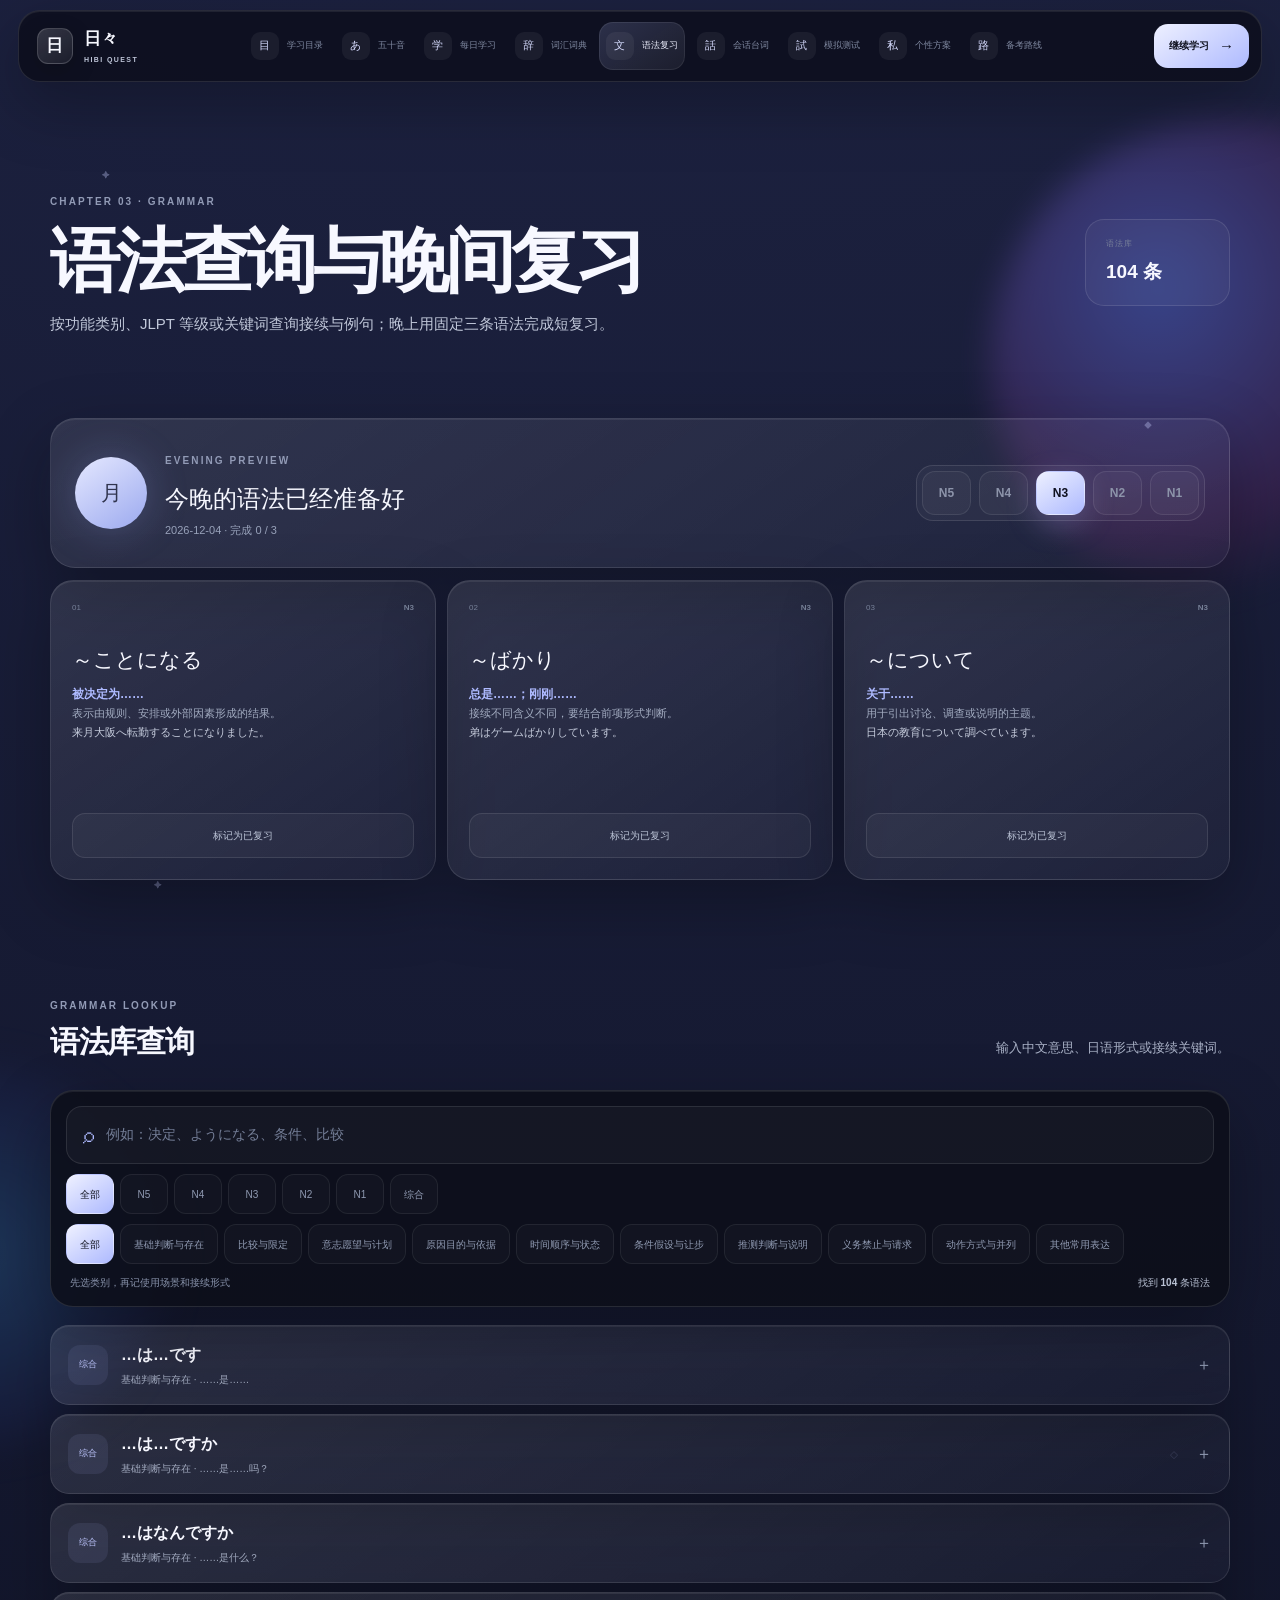
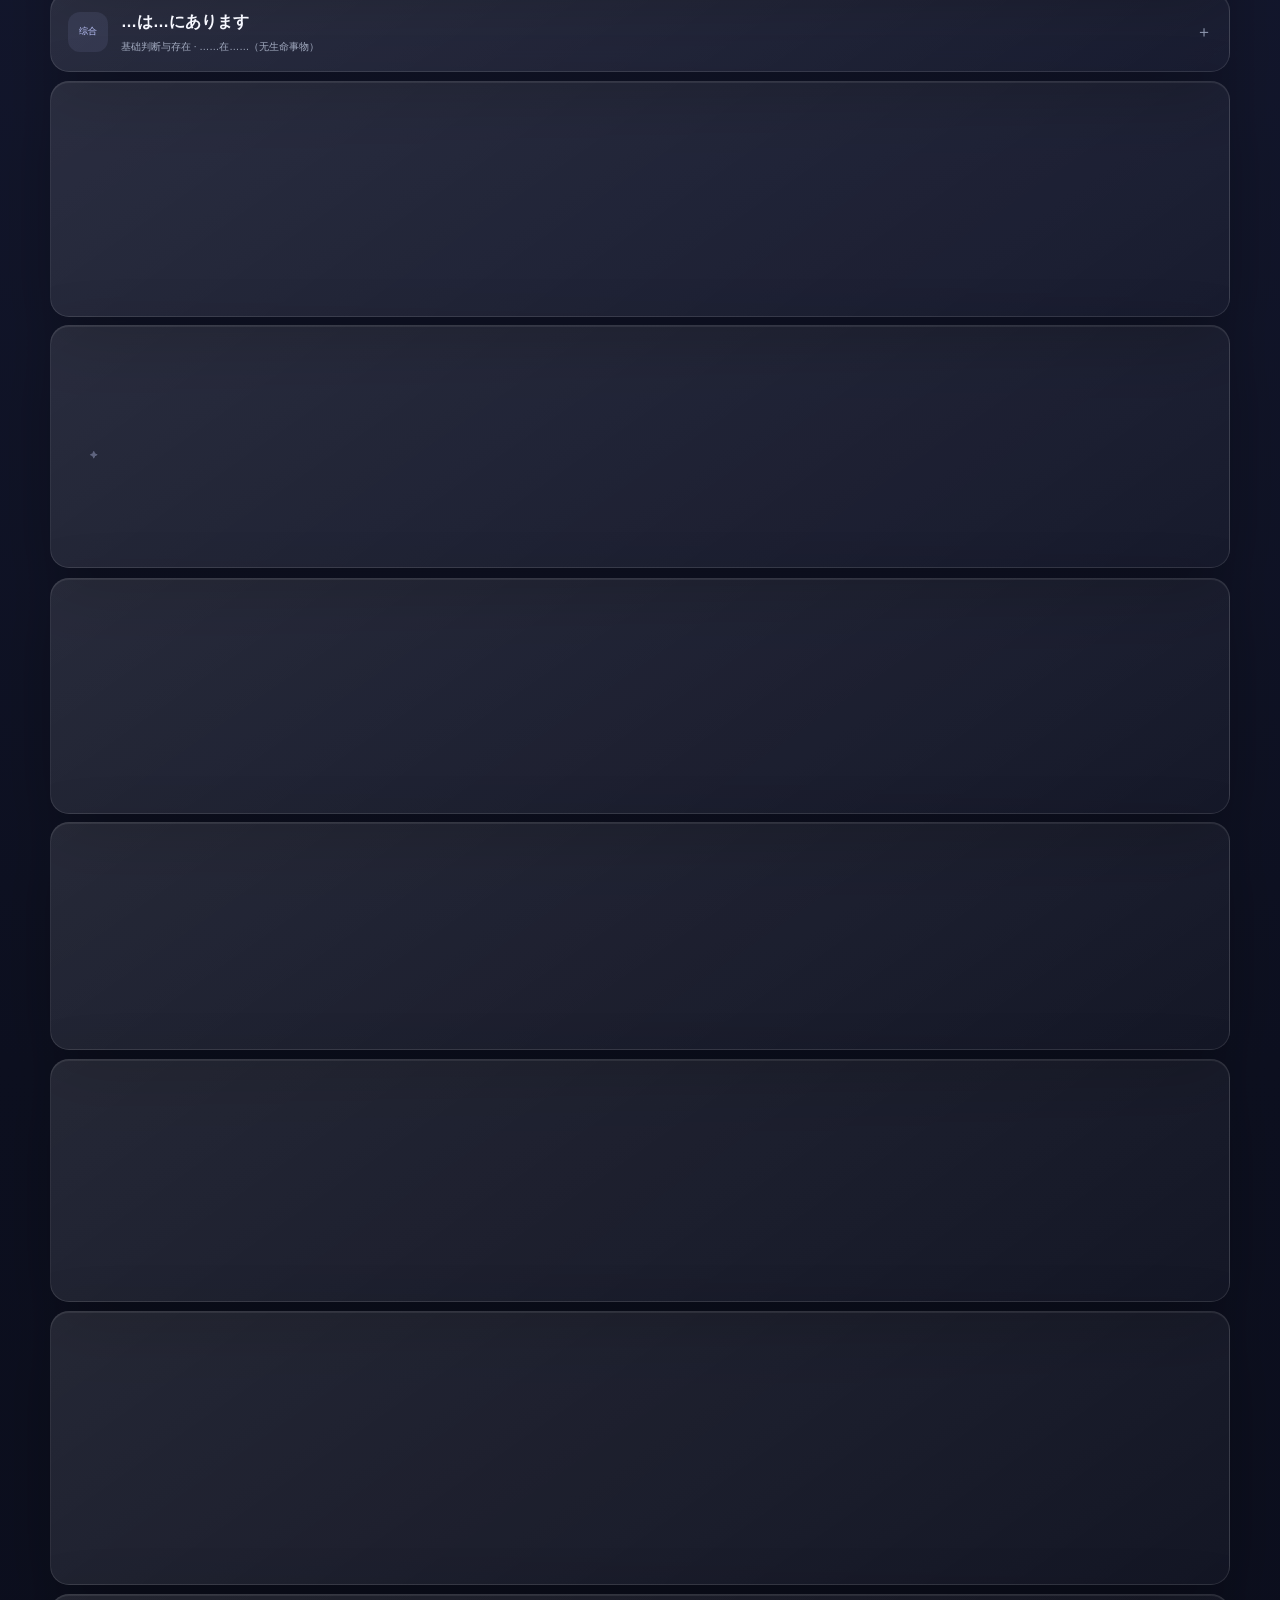
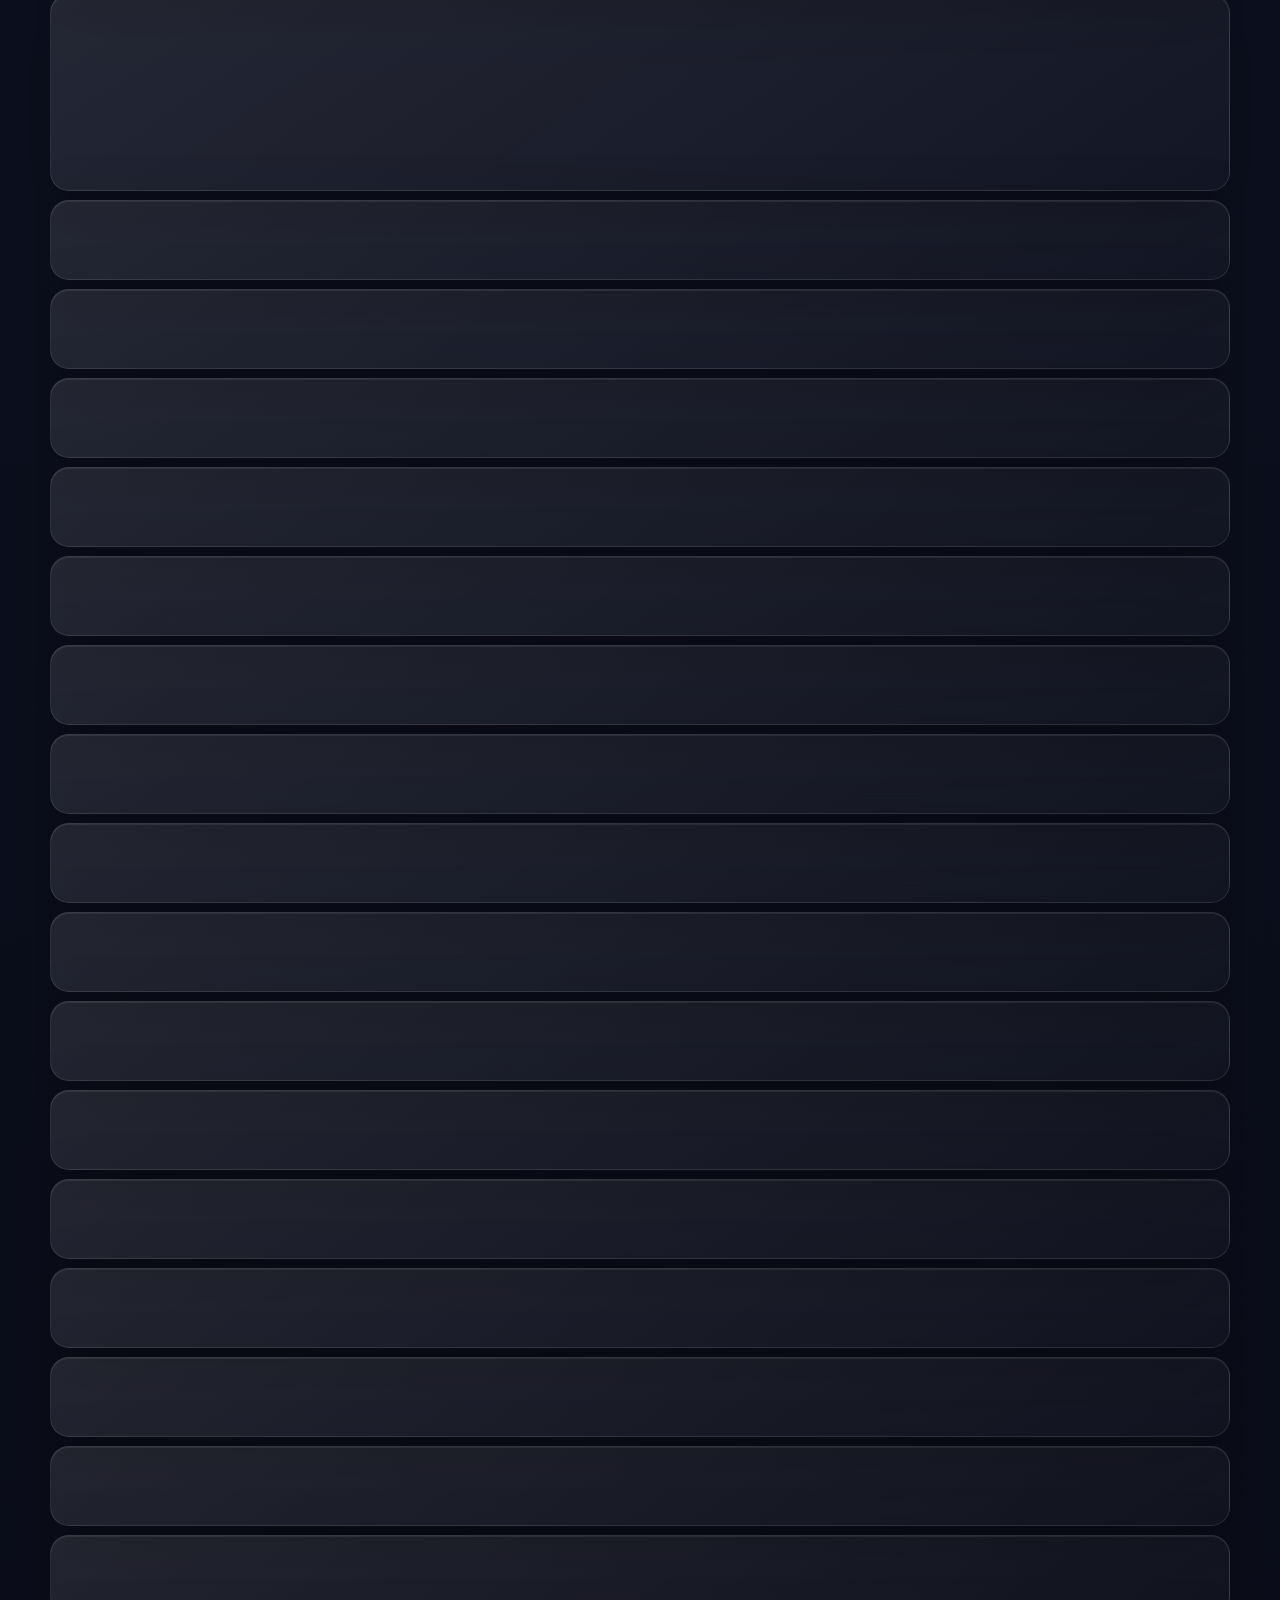
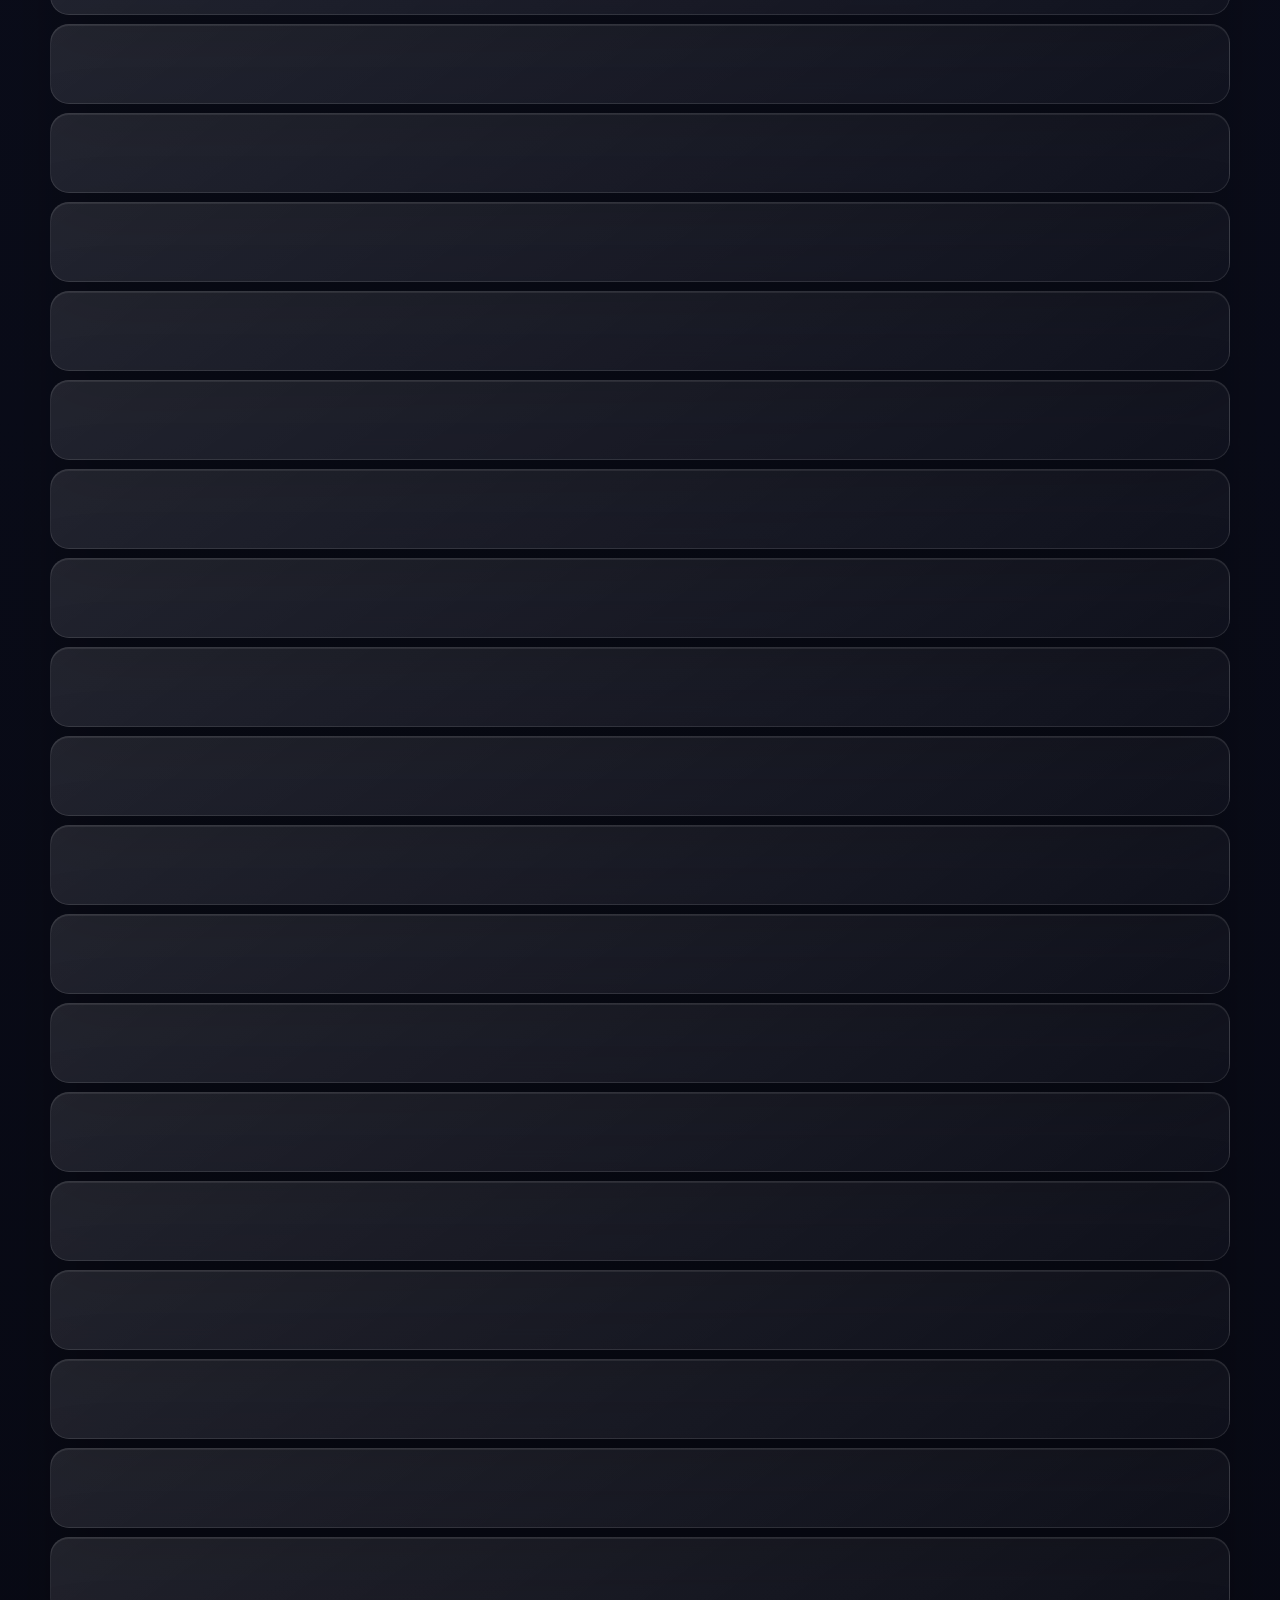
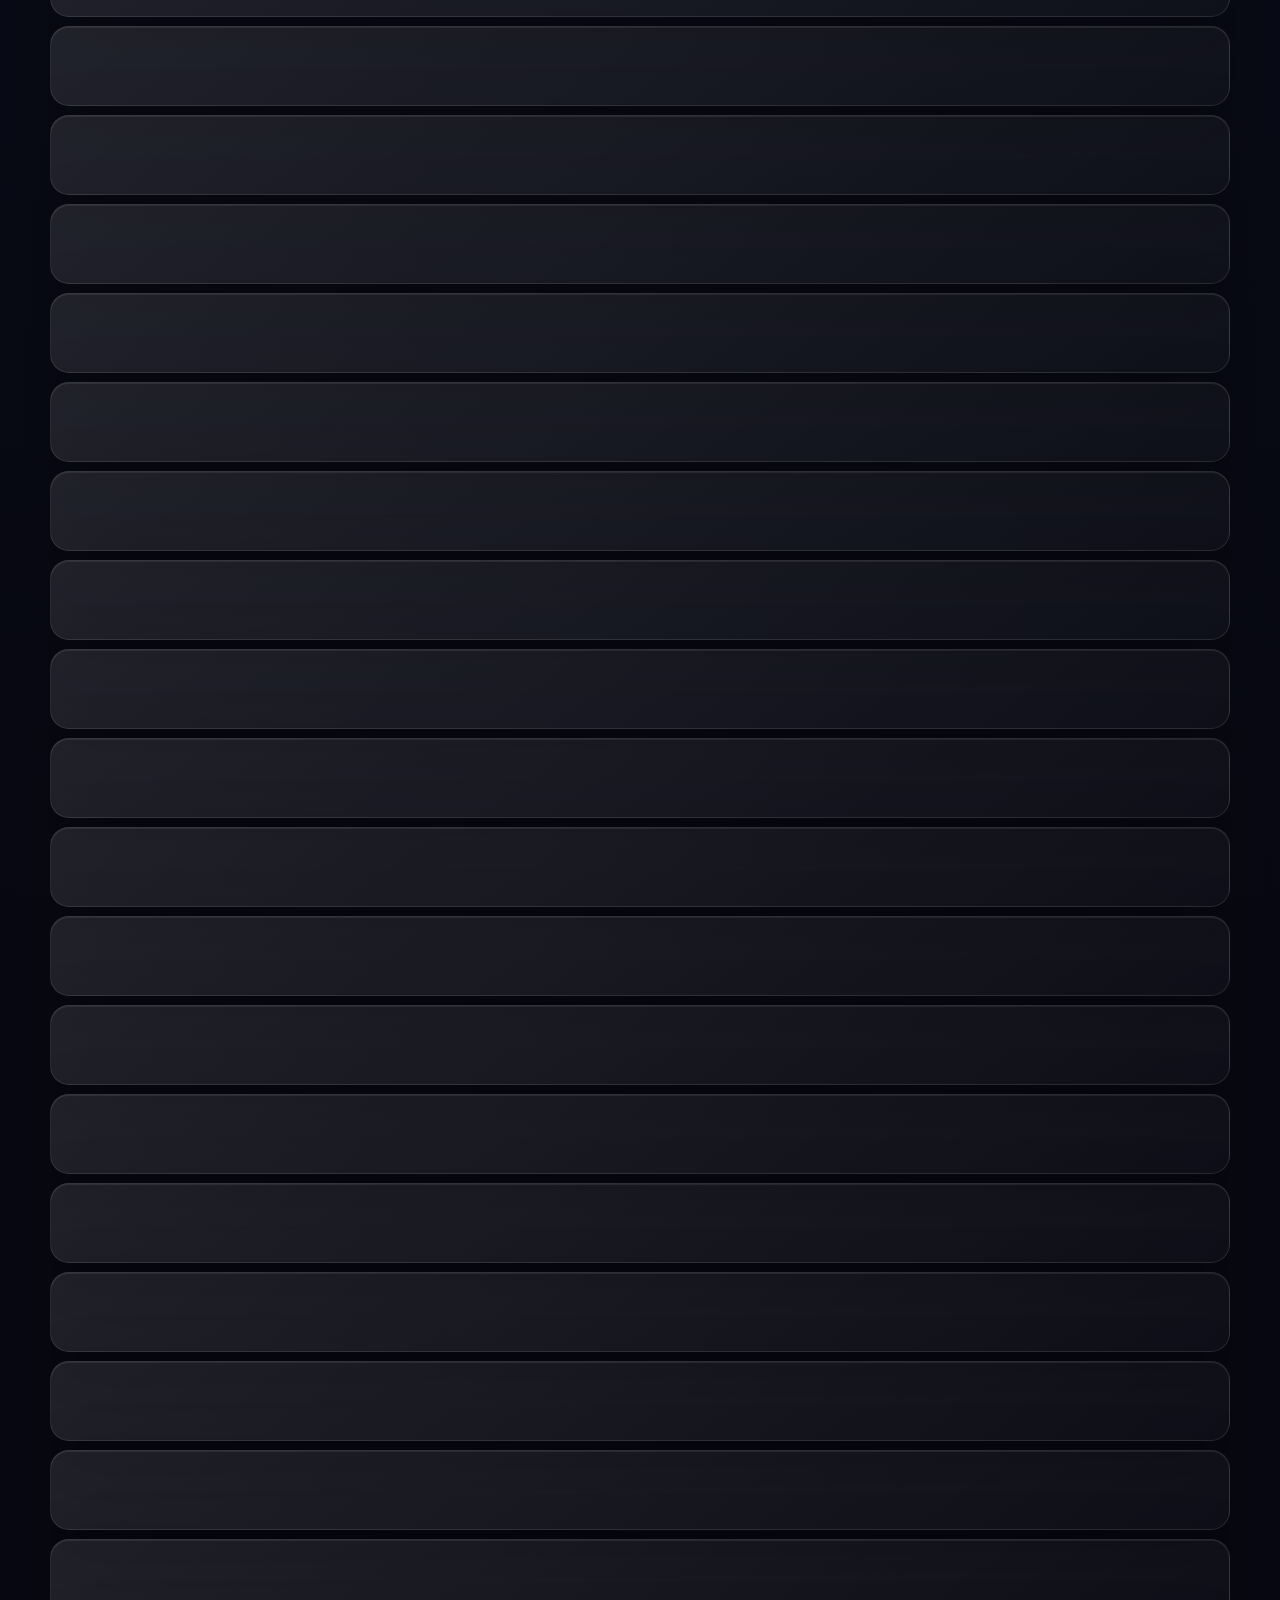
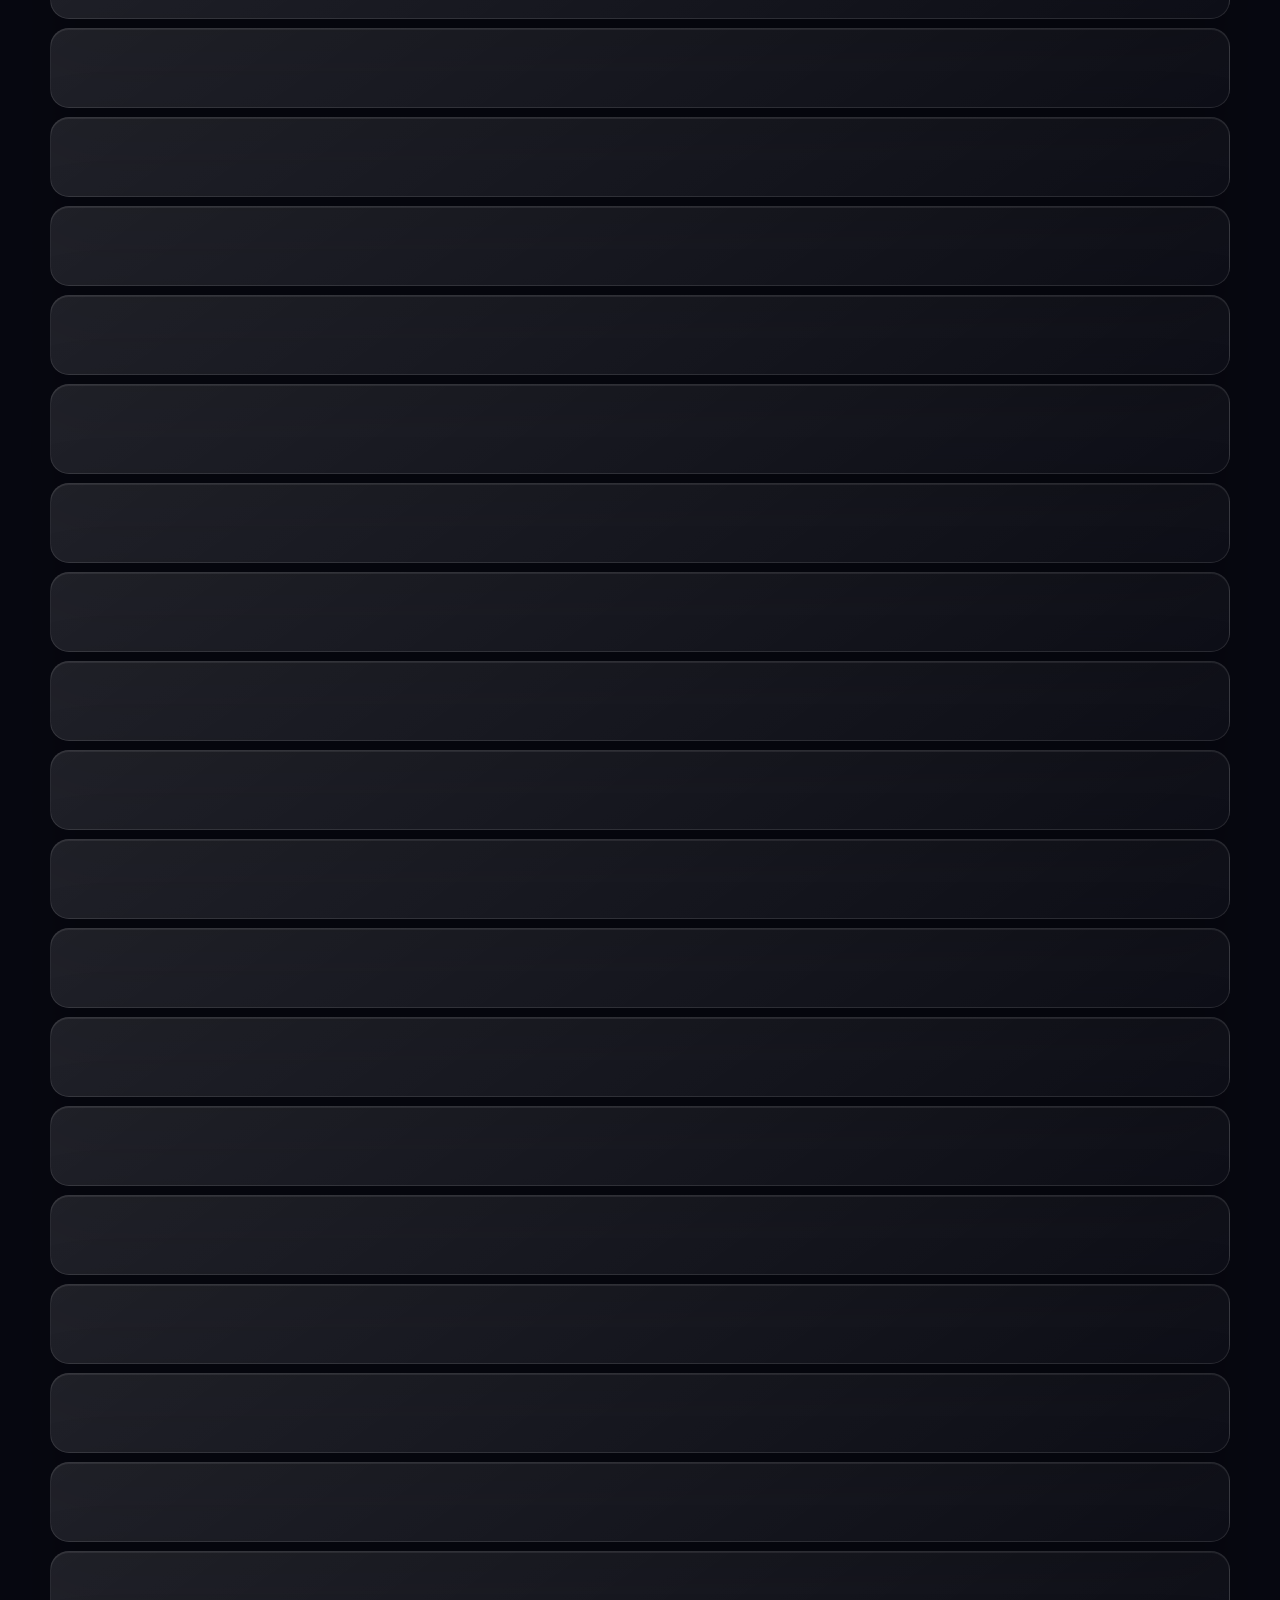
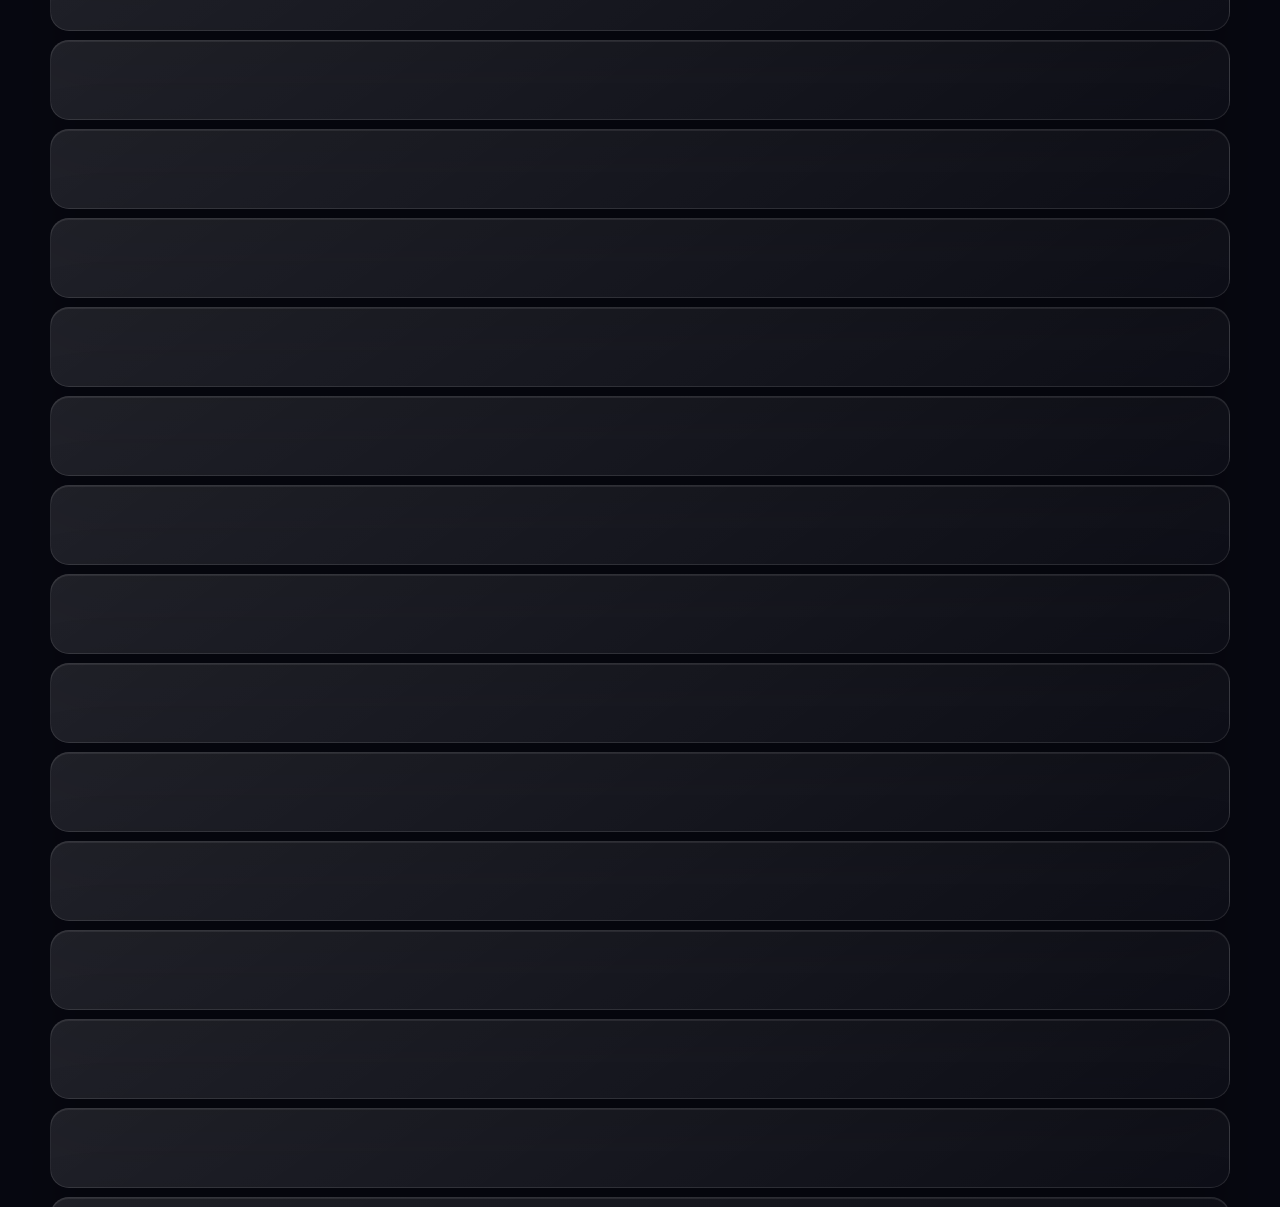
<file: grammar/index.html>
<!DOCTYPE html><html lang="zh-CN"><head><meta charSet="utf-8"/><meta name="viewport" content="width=device-width, initial-scale=1"/><link rel="stylesheet" href="/assets/index-DoPNVpJq.css" data-rsc-css-href="/assets/index-DoPNVpJq.css" data-precedence="vite-rsc/importer-resources"/><link rel="modulepreload" href="/assets/layout-segment-context-BYMZ-qbY.js" crossorigin=""/><link rel="modulepreload" href="/assets/rolldown-runtime-S-ySWqyJ.js" crossorigin=""/><link rel="modulepreload" href="/assets/index-DkaqBARf.js" crossorigin=""/><link rel="modulepreload" href="/assets/framework-CXnKph_e.js" crossorigin=""/><link rel="modulepreload" href="/assets/page-CyQLuAf9.js" crossorigin=""/><link rel="modulepreload" href="/assets/app-shell-C9F_SPWX.js" crossorigin=""/><link rel="modulepreload" href="/assets/reference-data-IXXDWy7s.js" crossorigin=""/><link rel="modulepreload" href="/assets/learning-data-Bkvd1LtO.js" crossorigin=""/><title>日々 Hibi Quest — JLPT 学习冒险</title><meta name="description" content="AI-ready 多页面 JLPT 学习冒险：五十音、词汇词典、晚间语法、智能测试报告、会话与备考路线。"/><meta property="og:title" content="日々 Hibi Quest — JLPT 学习冒险"/><meta property="og:description" content="词汇词典、晚间语法和智能诊断报告，让每次学习都有下一步。"/><meta property="og:image" content="https://3073314960-prog.github.io/og-v2.png"/><meta property="og:image:width" content="1792"/><meta property="og:image:height" content="935"/><meta property="og:image:alt" content="日々 Hibi Quest 打卡 对话 合格"/><meta name="twitter:card" content="summary_large_image"/><meta name="twitter:title" content="日々 Hibi Quest — JLPT 学习冒险"/><meta name="twitter:description" content="词汇词典、晚间语法和智能诊断报告，让每次学习都有下一步。"/><meta name="twitter:image" content="https://3073314960-prog.github.io/og-v2.png"/><script>self.__VINEXT_RSC_PARAMS__={}</script><script>self.__VINEXT_RSC_NAV__={"pathname":"/grammar","searchParams":[]}</script><link rel="modulepreload" href="/assets/index-DkaqBARf.js" />
</head><body><main class="app-shell "><div class="sky-noise"></div><div class="ambient ambient-one"></div><div class="ambient ambient-two"></div><div class="petals" aria-hidden="true"><i>✦</i><i>◆</i><i>✦</i><i>◇</i><i>✦</i></div><header class="app-header glass"><a class="brand" href="/" aria-label="返回学习目录"><span class="brand-mark">日</span><span>日々 <small>HIBI QUEST</small></span></a><nav class="directory-nav" aria-label="学习目录"><a href="/" class=""><span>目</span><div><strong>学习目录</strong><small>Home</small></div></a><a href="/kana" class=""><span>あ</span><div><strong>五十音</strong><small>Kana</small></div></a><a href="/study" class=""><span>学</span><div><strong>每日学习</strong><small>Study</small></div></a><a href="/dictionary" class=""><span>辞</span><div><strong>词汇词典</strong><small>Dictionary</small></div></a><a href="/grammar" class="active" aria-current="page"><span>文</span><div><strong>语法复习</strong><small>Grammar</small></div></a><a href="/dialogue" class=""><span>話</span><div><strong>会话台词</strong><small>Dialogue</small></div></a><a href="/mock-test" class=""><span>試</span><div><strong>模拟测试</strong><small>Practice</small></div></a><a href="/profile" class=""><span>私</span><div><strong>个性方案</strong><small>My Plan</small></div></a><a href="/roadmap" class=""><span>路</span><div><strong>备考路线</strong><small>Roadmap</small></div></a></nav><a class="quick-start" href="/study">继续学习 <span>→</span></a></header><nav class="route-strip shell" aria-label="移动端学习目录"><a href="/" class=""><span>目</span>学习目录</a><a href="/kana" class=""><span>あ</span>五十音</a><a href="/study" class=""><span>学</span>每日学习</a><a href="/dictionary" class=""><span>辞</span>词汇词典</a><a href="/grammar" class="active" aria-current="page"><span>文</span>语法复习</a><a href="/dialogue" class=""><span>話</span>会话台词</a><a href="/mock-test" class=""><span>試</span>模拟测试</a><a href="/profile" class=""><span>私</span>个性方案</a><a href="/roadmap" class=""><span>路</span>备考路线</a></nav><div class="page-enter"><section class="page-heading shell"><div><span class="kicker">CHAPTER 03 · GRAMMAR</span><h1>语法查询与晚间复习</h1><p>按功能类别、JLPT 等级或关键词查询接续与例句；晚上用固定三条语法完成短复习。</p></div><div class="page-heading-action"><div class="progress-badge"><span>语法库</span><strong>104<!-- --> 条</strong></div></div></section><section class="section shell nightly-review"><div class="nightly-head glass"><div><span class="night-orb">月</span><div><span class="kicker">EVENING PREVIEW</span><h2>今晚的语法已经准备好</h2><p>读取本地日期中<!-- --> · 完成 <!-- -->0<!-- --> / 3</p></div></div><div class="level-row compact" role="group" aria-label="选择晚间复习等级"><button type="button" class="">N5</button><button type="button" class="">N4</button><button type="button" class="active">N3</button><button type="button" class="">N2</button><button type="button" class="">N1</button></div></div><div class="nightly-grid"><article class="nightly-card glass "><div><span>0<!-- -->1</span><b>N3</b></div><h3 lang="ja">～ことになる</h3><strong>被决定为……</strong><p>表示由规则、安排或外部因素形成的结果。</p><small lang="ja">来月大阪へ転勤することになりました。</small><button type="button" aria-pressed="false">标记为已复习</button></article><article class="nightly-card glass "><div><span>0<!-- -->2</span><b>N3</b></div><h3 lang="ja">～ことにする</h3><strong>决定……</strong><p>强调说话人主动做出的决定。</p><small lang="ja">毎朝走ることにしました。</small><button type="button" aria-pressed="false">标记为已复习</button></article><article class="nightly-card glass "><div><span>0<!-- -->3</span><b>N3</b></div><h3 lang="ja">～ばかり</h3><strong>总是……；刚刚……</strong><p>接续不同含义不同，要结合前项形式判断。</p><small lang="ja">弟はゲームばかりしています。</small><button type="button" aria-pressed="false">标记为已复习</button></article></div></section><section class="section shell grammar-library"><div class="section-title"><div><span class="kicker">GRAMMAR LOOKUP</span><h2>语法库查询</h2></div><p>输入中文意思、日语形式或接续关键词。</p></div><div class="reference-search glass compact-search"><label for="grammar-search"><span>⌕</span><input id="grammar-search" type="search" placeholder="例如：决定、ようになる、条件、比较" value=""/></label><div class="filter-row" role="group" aria-label="按 JLPT 等级筛选语法"><button type="button" class="active">全部</button><button type="button" class="">N5</button><button type="button" class="">N4</button><button type="button" class="">N3</button><button type="button" class="">N2</button><button type="button" class="">N1</button><button type="button" class="">综合</button></div><div class="filter-row grammar-category-row" role="group" aria-label="按语法种类筛选"><button type="button" class="active">全部</button><button type="button" class="">基础判断与存在</button><button type="button" class="">比较与限定</button><button type="button" class="">意志愿望与计划</button><button type="button" class="">原因目的与依据</button><button type="button" class="">时间顺序与状态</button><button type="button" class="">条件假设与让步</button><button type="button" class="">推测判断与说明</button><button type="button" class="">义务禁止与请求</button><button type="button" class="">动作方式与并列</button><button type="button" class="">其他常用表达</button></div><div class="search-summary" role="status"><span>先选类别，再记使用场景和接续形式</span><strong>找到 <!-- -->104<!-- --> 条语法</strong></div></div><div class="grammar-reference-list"><article class="grammar-reference-card glass "><button type="button" class="grammar-reference-toggle" aria-expanded="false"><span>综合</span><div><strong lang="ja">…は…です</strong><small>基础判断与存在<!-- --> · <!-- -->……是……</small></div><i>＋</i></button></article><article class="grammar-reference-card glass "><button type="button" class="grammar-reference-toggle" aria-expanded="false"><span>综合</span><div><strong lang="ja">…は…ですか</strong><small>基础判断与存在<!-- --> · <!-- -->……是……吗？</small></div><i>＋</i></button></article><article class="grammar-reference-card glass "><button type="button" class="grammar-reference-toggle" aria-expanded="false"><span>综合</span><div><strong lang="ja">…はなんですか</strong><small>基础判断与存在<!-- --> · <!-- -->……是什么？</small></div><i>＋</i></button></article><article class="grammar-reference-card glass "><button type="button" class="grammar-reference-toggle" aria-expanded="false"><span>综合</span><div><strong lang="ja">…は…にあります</strong><small>基础判断与存在<!-- --> · <!-- -->……在……（无生命事物）</small></div><i>＋</i></button></article><article class="grammar-reference-card glass "><button type="button" class="grammar-reference-toggle" aria-expanded="false"><span>综合</span><div><strong lang="ja">…は…にいます</strong><small>基础判断与存在<!-- --> · <!-- -->……在……（人或动物）</small></div><i>＋</i></button></article><article class="grammar-reference-card glass "><button type="button" class="grammar-reference-toggle" aria-expanded="false"><span>综合</span><div><strong lang="ja">…に…が（も）あります</strong><small>基础判断与存在<!-- --> · <!-- -->在……有……（无生命事物）</small></div><i>＋</i></button></article><article class="grammar-reference-card glass "><button type="button" class="grammar-reference-toggle" aria-expanded="false"><span>综合</span><div><strong lang="ja">…に…がいます</strong><small>基础判断与存在<!-- --> · <!-- -->在……有……（人或动物）</small></div><i>＋</i></button></article><article class="grammar-reference-card glass "><button type="button" class="grammar-reference-toggle" aria-expanded="false"><span>综合</span><div><strong lang="ja">…には…があります</strong><small>基础判断与存在<!-- --> · <!-- -->在……有……</small></div><i>＋</i></button></article><article class="grammar-reference-card glass "><button type="button" class="grammar-reference-toggle" aria-expanded="false"><span>综合</span><div><strong lang="ja">…には…はありません</strong><small>基础判断与存在<!-- --> · <!-- -->在……没有……</small></div><i>＋</i></button></article><article class="grammar-reference-card glass "><button type="button" class="grammar-reference-toggle" aria-expanded="false"><span>综合</span><div><strong lang="ja">…に…がいくつありますか</strong><small>基础判断与存在<!-- --> · <!-- -->在……有多少……？</small></div><i>＋</i></button></article><article class="grammar-reference-card glass "><button type="button" class="grammar-reference-toggle" aria-expanded="false"><span>综合</span><div><strong lang="ja">…や…など</strong><small>基础判断与存在<!-- --> · <!-- -->列举若干事物：……和……等</small></div><i>＋</i></button></article><article class="grammar-reference-card glass "><button type="button" class="grammar-reference-toggle" aria-expanded="false"><span>综合</span><div><strong lang="ja">…は…ではありません</strong><small>基础判断与存在<!-- --> · <!-- -->……不是……</small></div><i>＋</i></button></article><article class="grammar-reference-card glass "><button type="button" class="grammar-reference-toggle" aria-expanded="false"><span>综合</span><div><strong lang="ja">…を…</strong><small>基础判断与存在<!-- --> · <!-- -->表示离开、经过或移动的场所</small></div><i>＋</i></button></article><article class="grammar-reference-card glass "><button type="button" class="grammar-reference-toggle" aria-expanded="false"><span>综合</span><div><strong lang="ja">体言词） + になる</strong><small>基础判断与存在<!-- --> · <!-- -->变成……；成为……</small></div><i>＋</i></button></article><article class="grammar-reference-card glass "><button type="button" class="grammar-reference-toggle" aria-expanded="false"><span>综合</span><div><strong lang="ja">…は…が…</strong><small>基础判断与存在<!-- --> · <!-- -->表示感情、能力、喜好或需要的对象</small></div><i>＋</i></button></article><article class="grammar-reference-card glass "><button type="button" class="grammar-reference-toggle" aria-expanded="false"><span>综合</span><div><strong lang="ja">BよりAのほうが…です</strong><small>比较与限定<!-- --> · <!-- -->与 B 相比，A 更……</small></div><i>＋</i></button></article><article class="grammar-reference-card glass "><button type="button" class="grammar-reference-toggle" aria-expanded="false"><span>综合</span><div><strong lang="ja">AはBより…です</strong><small>比较与限定<!-- --> · <!-- -->A 比 B 更……</small></div><i>＋</i></button></article><article class="grammar-reference-card glass "><button type="button" class="grammar-reference-toggle" aria-expanded="false"><span>综合</span><div><strong lang="ja">…う（よう）と思（おも）います（第一人称）</strong><small>意志愿望与计划<!-- --> · <!-- -->…う(よう)思っています （第三人称</small></div><i>＋</i></button></article><article class="grammar-reference-card glass "><button type="button" class="grammar-reference-toggle" aria-expanded="false"><span>综合</span><div><strong lang="ja">用言（动词）连体形 + のです</strong><small>原因目的与依据<!-- --> · <!-- -->名词 + なのです</small></div><i>＋</i></button></article><article class="grammar-reference-card glass "><button type="button" class="grammar-reference-toggle" aria-expanded="false"><span>综合</span><div><strong lang="ja">…つもりです</strong><small>意志愿望与计划<!-- --> · <!-- -->接于动词连体形后，表示打算。意为“（第一人称）打算…”。</small></div><i>＋</i></button></article><article class="grammar-reference-card glass "><button type="button" class="grammar-reference-toggle" aria-expanded="false"><span>综合</span><div><strong lang="ja">定语 + ために</strong><small>原因目的与依据<!-- --> · <!-- -->表目的。定语可以为名词也可以是动词现在时。</small></div><i>＋</i></button></article><article class="grammar-reference-card glass "><button type="button" class="grammar-reference-toggle" aria-expanded="false"><span>综合</span><div><strong lang="ja">…は…と言（げん/こと）います</strong><small>动作方式与并列<!-- --> · <!-- -->表示某东西可说成…</small></div><i>＋</i></button></article><article class="grammar-reference-card glass "><button type="button" class="grammar-reference-toggle" aria-expanded="false"><span>综合</span><div><strong lang="ja">…は（…に）…と言います</strong><small>动作方式与并列<!-- --> · <!-- -->某人（对某人）说…</small></div><i>＋</i></button></article><article class="grammar-reference-card glass "><button type="button" class="grammar-reference-toggle" aria-expanded="false"><span>综合</span><div><strong lang="ja">…を…と言います</strong><small>动作方式与并列<!-- --> · <!-- -->把…叫做…</small></div><i>＋</i></button></article><article class="grammar-reference-card glass "><button type="button" class="grammar-reference-toggle" aria-expanded="false"><span>综合</span><div><strong lang="ja">…へ…を…に行きます（来ます）</strong><small>动作方式与并列<!-- --> · <!-- -->へ表示来去场所，に表示来去目的</small></div><i>＋</i></button></article><article class="grammar-reference-card glass "><button type="button" class="grammar-reference-toggle" aria-expanded="false"><span>综合</span><div><strong lang="ja">…ばいい（よい）</strong><small>条件假设与让步<!-- --> · <!-- -->只要…就行</small></div><i>＋</i></button></article><article class="grammar-reference-card glass "><button type="button" class="grammar-reference-toggle" aria-expanded="false"><span>综合</span><div><strong lang="ja">…と思います</strong><small>推测判断与说明<!-- --> · <!-- -->…と思いました（思っています</small></div><i>＋</i></button></article><article class="grammar-reference-card glass "><button type="button" class="grammar-reference-toggle" aria-expanded="false"><span>综合</span><div><strong lang="ja">…（する）前（まえ）に</strong><small>时间顺序与状态<!-- --> · <!-- -->…（した）後（あと）で</small></div><i>＋</i></button></article><article class="grammar-reference-card glass "><button type="button" class="grammar-reference-toggle" aria-expanded="false"><span>综合</span><div><strong lang="ja">…でしょう</strong><small>推测判断与说明<!-- --> · <!-- -->接各类终止形后，表示推测，意为“大概…吧”。</small></div><i>＋</i></button></article><article class="grammar-reference-card glass "><button type="button" class="grammar-reference-toggle" aria-expanded="false"><span>综合</span><div><strong lang="ja">あまり…ない</strong><small>比较与限定<!-- --> · <!-- -->[あまり]与否定形式[ない.ません]呼应，表示“不太…”之意。</small></div><i>＋</i></button></article><article class="grammar-reference-card glass "><button type="button" class="grammar-reference-toggle" aria-expanded="false"><span>综合</span><div><strong lang="ja">…より…のほうが…</strong><small>比较与限定<!-- --> · <!-- -->这是比较句的强调句式，意为“与…相比，…（一方）更…”。</small></div><i>＋</i></button></article><article class="grammar-reference-card glass "><button type="button" class="grammar-reference-toggle" aria-expanded="false"><span>综合</span><div><strong lang="ja">…や…や…など</strong><small>动作方式与并列<!-- --> · <!-- -->意为：“…啦…啦…等等”</small></div><i>＋</i></button></article><article class="grammar-reference-card glass "><button type="button" class="grammar-reference-toggle" aria-expanded="false"><span>综合</span><div><strong lang="ja">疑问词 + も…否定式</strong><small>比较与限定<!-- --> · <!-- -->表示全盘否定，意为“（什么）也没有”、“（什么）都不”。</small></div><i>＋</i></button></article><article class="grammar-reference-card glass "><button type="button" class="grammar-reference-toggle" aria-expanded="false"><span>综合</span><div><strong lang="ja">…も…も</strong><small>比较与限定<!-- --> · <!-- -->[も]叠加使用，含“…和…都…”之意。</small></div><i>＋</i></button></article><article class="grammar-reference-card glass "><button type="button" class="grammar-reference-toggle" aria-expanded="false"><span>综合</span><div><strong lang="ja">…（の）ために</strong><small>原因目的与依据<!-- --> · <!-- -->接体言加[の]或动词终止形后，表示目的，含“为了…”之意。</small></div><i>＋</i></button></article><article class="grammar-reference-card glass "><button type="button" class="grammar-reference-toggle" aria-expanded="false"><span>综合</span><div><strong lang="ja">…ことにしました</strong><small>意志愿望与计划<!-- --> · <!-- -->接在动词连体形后，表示第一人称作出的决定。意为“（第一人称）决定…”。</small></div><i>＋</i></button></article><article class="grammar-reference-card glass "><button type="button" class="grammar-reference-toggle" aria-expanded="false"><span>综合</span><div><strong lang="ja">…しか…ない</strong><small>比较与限定<!-- --> · <!-- -->[しか]与否定式呼应，表示肯定，意为“只…”。</small></div><i>＋</i></button></article><article class="grammar-reference-card glass "><button type="button" class="grammar-reference-toggle" aria-expanded="false"><span>N4</span><div><strong lang="ja">～ながら</strong><small>动作方式与并列<!-- --> · <!-- -->一边……一边……</small></div><i>＋</i></button></article><article class="grammar-reference-card glass "><button type="button" class="grammar-reference-toggle" aria-expanded="false"><span>综合</span><div><strong lang="ja">…感（かん）じがする</strong><small>动作方式与并列<!-- --> · <!-- -->[する]一般作他动词（…をする），意为“做”、“干”。但用于表示人的感官的感觉（味觉、嗅觉、听觉、直觉等）时，[する]做自动词，与主格助词[が]搭配使用。[感じがする]意为“有…感觉”、“觉得…”</small></div><i>＋</i></button></article><article class="grammar-reference-card glass "><button type="button" class="grammar-reference-toggle" aria-expanded="false"><span>N5</span><div><strong lang="ja">～たり～たりする</strong><small>动作方式与并列<!-- --> · <!-- -->做做……之类</small></div><i>＋</i></button></article><article class="grammar-reference-card glass "><button type="button" class="grammar-reference-toggle" aria-expanded="false"><span>综合</span><div><strong lang="ja">…のまま</strong><small>时间顺序与状态<!-- --> · <!-- -->接体言之后，表示维持原状，意为“原样不动地…”。翻译时常需灵活处理。</small></div><i>＋</i></button></article><article class="grammar-reference-card glass "><button type="button" class="grammar-reference-toggle" aria-expanded="false"><span>综合</span><div><strong lang="ja">…としたら</strong><small>条件假设与让步<!-- --> · <!-- -->[としたら]是由[と+する]后续[たら]构成的，意为“假如…的话” ，表示纯粹的假设条件，一般接于简体句末。</small></div><i>＋</i></button></article><article class="grammar-reference-card glass "><button type="button" class="grammar-reference-toggle" aria-expanded="false"><span>综合</span><div><strong lang="ja">…のです</strong><small>原因目的与依据<!-- --> · <!-- -->接活用词连体形（逢[だ]要变成[な]）后，起说明或强调作用。</small></div><i>＋</i></button></article><article class="grammar-reference-card glass "><button type="button" class="grammar-reference-toggle" aria-expanded="false"><span>综合</span><div><strong lang="ja">…によって/…による</strong><small>原因目的与依据<!-- --> · <!-- -->接体言后，可表示依据、原由等，须灵活翻译。</small></div><i>＋</i></button></article><article class="grammar-reference-card glass "><button type="button" class="grammar-reference-toggle" aria-expanded="false"><span>综合</span><div><strong lang="ja">…前（に）</strong><small>时间顺序与状态<!-- --> · <!-- -->无论句末谓语时态怎样，一律接在动词原形之后，表示“在…之前”的意思。</small></div><i>＋</i></button></article><article class="grammar-reference-card glass "><button type="button" class="grammar-reference-toggle" aria-expanded="false"><span>综合</span><div><strong lang="ja">…と…（と）では,（どちら）が…</strong><small>比较与限定<!-- --> · <!-- -->这是一个比较选择句型，[と]前可以是体言、也可以是用言终止形。用言在[と]前时，[では]前的[と]不可以省略，意为“…与…相比，（哪一个）更…”。</small></div><i>＋</i></button></article><article class="grammar-reference-card glass "><button type="button" class="grammar-reference-toggle" aria-expanded="false"><span>综合</span><div><strong lang="ja">疑问词 + も</strong><small>比较与限定<!-- --> · <!-- -->表示全面肯定或否定，意为“无论…都…”。</small></div><i>＋</i></button></article><article class="grammar-reference-card glass "><button type="button" class="grammar-reference-toggle" aria-expanded="false"><span>综合</span><div><strong lang="ja">…ても</strong><small>条件假设与让步<!-- --> · <!-- -->接动词连用形（五段动词音便形）、以及形容词连用形[く]之后，表示让步条件，意为“即使…也…”</small></div><i>＋</i></button></article><article class="grammar-reference-card glass "><button type="button" class="grammar-reference-toggle" aria-expanded="false"><span>综合</span><div><strong lang="ja">…ように</strong><small>条件假设与让步<!-- --> · <!-- -->「ように」接在动词后，可以表示某种目的，类似于「ために」，意为“为了…”。</small></div><i>＋</i></button></article><article class="grammar-reference-card glass "><button type="button" class="grammar-reference-toggle" aria-expanded="false"><span>N5</span><div><strong lang="ja">～なければならない</strong><small>义务禁止与请求<!-- --> · <!-- -->必须……</small></div><i>＋</i></button></article><article class="grammar-reference-card glass "><button type="button" class="grammar-reference-toggle" aria-expanded="false"><span>综合</span><div><strong lang="ja">…にとって</strong><small>比较与限定<!-- --> · <!-- -->接体言后，意为“对于…来说”。</small></div><i>＋</i></button></article><article class="grammar-reference-card glass "><button type="button" class="grammar-reference-toggle" aria-expanded="false"><span>综合</span><div><strong lang="ja">…として</strong><small>动作方式与并列<!-- --> · <!-- -->接体言后，意为“作为…”。</small></div><i>＋</i></button></article><article class="grammar-reference-card glass "><button type="button" class="grammar-reference-toggle" aria-expanded="false"><span>综合</span><div><strong lang="ja">…一方</strong><small>动作方式与并列<!-- --> · <!-- -->接动词连体形后，表示“一方面…，另一方面…”。</small></div><i>＋</i></button></article><article class="grammar-reference-card glass "><button type="button" class="grammar-reference-toggle" aria-expanded="false"><span>综合</span><div><strong lang="ja">…てはならない</strong><small>义务禁止与请求<!-- --> · <!-- -->接动词连用形（五段动词音便形）后，表示“不可（以）…”之意。</small></div><i>＋</i></button></article><article class="grammar-reference-card glass "><button type="button" class="grammar-reference-toggle" aria-expanded="false"><span>综合</span><div><strong lang="ja">けっして…ない</strong><small>义务禁止与请求<!-- --> · <!-- -->副词「けっして」必须与否定式呼应使用，意为“决不…”。</small></div><i>＋</i></button></article><article class="grammar-reference-card glass "><button type="button" class="grammar-reference-toggle" aria-expanded="false"><span>综合</span><div><strong lang="ja">…ことができる</strong><small>动作方式与并列<!-- --> · <!-- -->接动词连体形（五段动词音便形）后，表示可能，意为“能够…”、“会…”。</small></div><i>＋</i></button></article><article class="grammar-reference-card glass "><button type="button" class="grammar-reference-toggle" aria-expanded="false"><span>综合</span><div><strong lang="ja">…（た）ことがある</strong><small>时间顺序与状态<!-- --> · <!-- -->接动词连用形（五段动词音便形）之后，意为“曾（有过）…”。</small></div><i>＋</i></button></article><article class="grammar-reference-card glass "><button type="button" class="grammar-reference-toggle" aria-expanded="false"><span>综合</span><div><strong lang="ja">…に対して</strong><small>原因目的与依据<!-- --> · <!-- -->接体言后，意为“对…”。</small></div><i>＋</i></button></article><article class="grammar-reference-card glass "><button type="button" class="grammar-reference-toggle" aria-expanded="false"><span>N3</span><div><strong lang="ja">～ことになる</strong><small>其他常用表达<!-- --> · <!-- -->被决定为……</small></div><i>＋</i></button></article><article class="grammar-reference-card glass "><button type="button" class="grammar-reference-toggle" aria-expanded="false"><span>综合</span><div><strong lang="ja">たとえ…にしろ</strong><small>条件假设与让步<!-- --> · <!-- -->本句型亦可为「たとえ…ても」形式，，意为“（纵然）即使…也…”。</small></div><i>＋</i></button></article><article class="grammar-reference-card glass "><button type="button" class="grammar-reference-toggle" aria-expanded="false"><span>综合</span><div><strong lang="ja">…ないといけない</strong><small>义务禁止与请求<!-- --> · <!-- -->接动词未然形后，意为“如果不…的话，就不行”。</small></div><i>＋</i></button></article><article class="grammar-reference-card glass "><button type="button" class="grammar-reference-toggle" aria-expanded="false"><span>综合</span><div><strong lang="ja">…より…（の）方が…</strong><small>比较与限定<!-- --> · <!-- -->「より」可接在用言原形或体言之后，表示肯定的比较选择，意为“与…相比，…（一方）更…”。</small></div><i>＋</i></button></article><article class="grammar-reference-card glass "><button type="button" class="grammar-reference-toggle" aria-expanded="false"><span>综合</span><div><strong lang="ja">…てこそ</strong><small>条件假设与让步<!-- --> · <!-- -->接动词连用形（五段动词音便形）之后，表示强调条件，意为“只有…才…”。</small></div><i>＋</i></button></article><article class="grammar-reference-card glass "><button type="button" class="grammar-reference-toggle" aria-expanded="false"><span>N5</span><div><strong lang="ja">～てください</strong><small>义务禁止与请求<!-- --> · <!-- -->请……</small></div><i>＋</i></button></article><article class="grammar-reference-card glass "><button type="button" class="grammar-reference-toggle" aria-expanded="false"><span>综合</span><div><strong lang="ja">…（する）ことがある</strong><small>时间顺序与状态<!-- --> · <!-- -->接动词原形之后，表示经常性的动作，意为“常常…”。</small></div><i>＋</i></button></article><article class="grammar-reference-card glass "><button type="button" class="grammar-reference-toggle" aria-expanded="false"><span>N4</span><div><strong lang="ja">～かもしれない</strong><small>推测判断与说明<!-- --> · <!-- -->也许、可能</small></div><i>＋</i></button></article><article class="grammar-reference-card glass "><button type="button" class="grammar-reference-toggle" aria-expanded="false"><span>综合</span><div><strong lang="ja">…てはいけない</strong><small>义务禁止与请求<!-- --> · <!-- -->接动词连用形（五段动词音便形）之后，表示禁止，意为“不可以…”“…不行”。</small></div><i>＋</i></button></article><article class="grammar-reference-card glass "><button type="button" class="grammar-reference-toggle" aria-expanded="false"><span>综合</span><div><strong lang="ja">…がする</strong><small>动作方式与并列<!-- --> · <!-- -->「する」的用法：「する」一般作他动词，可带宾语，常与宾格助词一起出现，构成「…をする」句；但当「する」与表示人的感觉（如：味觉、嗅觉、听觉、直觉等）的名词一起使用时，作自动词，与主格助词「が」一起使用，构成「…がする」句。</small></div><i>＋</i></button></article><article class="grammar-reference-card glass "><button type="button" class="grammar-reference-toggle" aria-expanded="false"><span>综合</span><div><strong lang="ja">…たまま</strong><small>时间顺序与状态<!-- --> · <!-- -->「まま」接动词之后，其前面的动词一般要用「た」形，表示维持已有状态，意为“…之后一直（没有）…”。</small></div><i>＋</i></button></article><article class="grammar-reference-card glass "><button type="button" class="grammar-reference-toggle" aria-expanded="false"><span>综合</span><div><strong lang="ja">…たびに</strong><small>时间顺序与状态<!-- --> · <!-- -->接动词原形，意为“每当…（之时）”。</small></div><i>＋</i></button></article><article class="grammar-reference-card glass "><button type="button" class="grammar-reference-toggle" aria-expanded="false"><span>综合</span><div><strong lang="ja">…てから</strong><small>时间顺序与状态<!-- --> · <!-- -->「てから」接在动词连用形（五段动词音便形）之后，意为“…之后”。</small></div><i>＋</i></button></article><article class="grammar-reference-card glass "><button type="button" class="grammar-reference-toggle" aria-expanded="false"><span>综合</span><div><strong lang="ja">…（を）手に入れる。</strong><small>动作方式与并列<!-- --> · <!-- -->接体言后，意为“把…弄到手”。</small></div><i>＋</i></button></article><article class="grammar-reference-card glass "><button type="button" class="grammar-reference-toggle" aria-expanded="false"><span>综合</span><div><strong lang="ja">…か分からない</strong><small>推测判断与说明<!-- --> · <!-- -->接简体句末或名词之后，意为“不知道…”。</small></div><i>＋</i></button></article><article class="grammar-reference-card glass "><button type="button" class="grammar-reference-toggle" aria-expanded="false"><span>综合</span><div><strong lang="ja">…う/ようとする</strong><small>意志愿望与计划<!-- --> · <!-- -->接动词推量形后，表示（第一人称的）愿望或企图。意为“想要…”、“企图要…”。</small></div><i>＋</i></button></article><article class="grammar-reference-card glass "><button type="button" class="grammar-reference-toggle" aria-expanded="false"><span>综合</span><div><strong lang="ja">…わけにはいかない</strong><small>义务禁止与请求<!-- --> · <!-- -->接动词终止形后，表示受客观条件限制而不能做的事情。意为“不能…”。</small></div><i>＋</i></button></article><article class="grammar-reference-card glass "><button type="button" class="grammar-reference-toggle" aria-expanded="false"><span>综合</span><div><strong lang="ja">…と（は）比べものにならない</strong><small>比较与限定<!-- --> · <!-- -->接体言后，意为“与…无法相提并论”。</small></div><i>＋</i></button></article><article class="grammar-reference-card glass "><button type="button" class="grammar-reference-toggle" aria-expanded="false"><span>综合</span><div><strong lang="ja">…より（も）</strong><small>比较与限定<!-- --> · <!-- -->「より（も）」接用言连体形或体言之后，表示某种建议，意为“与其…不如…”。</small></div><i>＋</i></button></article><article class="grammar-reference-card glass "><button type="button" class="grammar-reference-toggle" aria-expanded="false"><span>综合</span><div><strong lang="ja">…てほしい</strong><small>意志愿望与计划<!-- --> · <!-- -->接动词连用形（五段动词音便形）后，表示一人称的愿望。一般用于上对下或对等关系的场合，意为“希望（你）…”。</small></div><i>＋</i></button></article><article class="grammar-reference-card glass "><button type="button" class="grammar-reference-toggle" aria-expanded="false"><span>综合</span><div><strong lang="ja">…にちがいない</strong><small>推测判断与说明<!-- --> · <!-- -->接动词、形容词终止形或体言、形容动词词干后，表示较为肯定的判断，意为“无疑（是）…”、“肯定（是）…”。</small></div><i>＋</i></button></article><article class="grammar-reference-card glass "><button type="button" class="grammar-reference-toggle" aria-expanded="false"><span>综合</span><div><strong lang="ja">…（た）つもりだ</strong><small>意志愿望与计划<!-- --> · <!-- -->「つもりだ」接动词过去时后，表示某种虚拟状况，意为“就当作…”、“自以为…”。</small></div><i>＋</i></button></article><article class="grammar-reference-card glass "><button type="button" class="grammar-reference-toggle" aria-expanded="false"><span>综合</span><div><strong lang="ja">…ところを</strong><small>时间顺序与状态<!-- --> · <!-- -->「ところを」通常接在「动词 + ている」形式之后，表示某种不合时宜的场合，意为“（正当）…之时”。</small></div><i>＋</i></button></article><article class="grammar-reference-card glass "><button type="button" class="grammar-reference-toggle" aria-expanded="false"><span>综合</span><div><strong lang="ja">…ないでください</strong><small>义务禁止与请求<!-- --> · <!-- -->接动词未然形后，表示否定的命令。意为“请不要…”、“请别…”。</small></div><i>＋</i></button></article><article class="grammar-reference-card glass "><button type="button" class="grammar-reference-toggle" aria-expanded="false"><span>综合</span><div><strong lang="ja">なんと…だろう</strong><small>推测判断与说明<!-- --> · <!-- -->这是一个呼应句型，表示感叹，意为&quot;多么…啊&quot;</small></div><i>＋</i></button></article><article class="grammar-reference-card glass "><button type="button" class="grammar-reference-toggle" aria-expanded="false"><span>综合</span><div><strong lang="ja">疑问词…ても</strong><small>比较与限定<!-- --> · <!-- -->这是疑问词与接续助词「ても」的呼应句型。「ても」接在用言连用形（五段动词音便形）后，表示全面肯定或否定，意为“无论…都…”。</small></div><i>＋</i></button></article><article class="grammar-reference-card glass "><button type="button" class="grammar-reference-toggle" aria-expanded="false"><span>综合</span><div><strong lang="ja">…ものだ</strong><small>推测判断与说明<!-- --> · <!-- -->接用言连体形后，可表示感叹。意为&quot;真…呀！&quot;.</small></div><i>＋</i></button></article><article class="grammar-reference-card glass "><button type="button" class="grammar-reference-toggle" aria-expanded="false"><span>N5</span><div><strong lang="ja">～てもいい</strong><small>条件假设与让步<!-- --> · <!-- -->可以……</small></div><i>＋</i></button></article><article class="grammar-reference-card glass "><button type="button" class="grammar-reference-toggle" aria-expanded="false"><span>N5</span><div><strong lang="ja">～から</strong><small>原因目的与依据<!-- --> · <!-- -->因为……</small></div><i>＋</i></button></article><article class="grammar-reference-card glass "><button type="button" class="grammar-reference-toggle" aria-expanded="false"><span>N4</span><div><strong lang="ja">～ようになる</strong><small>其他常用表达<!-- --> · <!-- -->变得能够……</small></div><i>＋</i></button></article><article class="grammar-reference-card glass "><button type="button" class="grammar-reference-toggle" aria-expanded="false"><span>N4</span><div><strong lang="ja">～そうだ（样态）</strong><small>推测判断与说明<!-- --> · <!-- -->看起来要……</small></div><i>＋</i></button></article><article class="grammar-reference-card glass "><button type="button" class="grammar-reference-toggle" aria-expanded="false"><span>N4</span><div><strong lang="ja">～てしまう</strong><small>动作方式与并列<!-- --> · <!-- -->做完；遗憾地……</small></div><i>＋</i></button></article><article class="grammar-reference-card glass "><button type="button" class="grammar-reference-toggle" aria-expanded="false"><span>N3</span><div><strong lang="ja">～ことにする</strong><small>意志愿望与计划<!-- --> · <!-- -->决定……</small></div><i>＋</i></button></article><article class="grammar-reference-card glass "><button type="button" class="grammar-reference-toggle" aria-expanded="false"><span>N3</span><div><strong lang="ja">～ばかり</strong><small>条件假设与让步<!-- --> · <!-- -->总是……；刚刚……</small></div><i>＋</i></button></article><article class="grammar-reference-card glass "><button type="button" class="grammar-reference-toggle" aria-expanded="false"><span>N3</span><div><strong lang="ja">～おかげで</strong><small>原因目的与依据<!-- --> · <!-- -->多亏……</small></div><i>＋</i></button></article><article class="grammar-reference-card glass "><button type="button" class="grammar-reference-toggle" aria-expanded="false"><span>N3</span><div><strong lang="ja">～について</strong><small>其他常用表达<!-- --> · <!-- -->关于……</small></div><i>＋</i></button></article><article class="grammar-reference-card glass "><button type="button" class="grammar-reference-toggle" aria-expanded="false"><span>N2</span><div><strong lang="ja">～わけではない</strong><small>推测判断与说明<!-- --> · <!-- -->并不是……</small></div><i>＋</i></button></article><article class="grammar-reference-card glass "><button type="button" class="grammar-reference-toggle" aria-expanded="false"><span>N2</span><div><strong lang="ja">～に違いない</strong><small>推测判断与说明<!-- --> · <!-- -->一定是……</small></div><i>＋</i></button></article><article class="grammar-reference-card glass "><button type="button" class="grammar-reference-toggle" aria-expanded="false"><span>N2</span><div><strong lang="ja">～に応じて</strong><small>原因目的与依据<!-- --> · <!-- -->根据……</small></div><i>＋</i></button></article><article class="grammar-reference-card glass "><button type="button" class="grammar-reference-toggle" aria-expanded="false"><span>N2</span><div><strong lang="ja">～一方で</strong><small>动作方式与并列<!-- --> · <!-- -->另一方面……</small></div><i>＋</i></button></article><article class="grammar-reference-card glass "><button type="button" class="grammar-reference-toggle" aria-expanded="false"><span>N2</span><div><strong lang="ja">～にすぎない</strong><small>比较与限定<!-- --> · <!-- -->只不过是……</small></div><i>＋</i></button></article><article class="grammar-reference-card glass "><button type="button" class="grammar-reference-toggle" aria-expanded="false"><span>N1</span><div><strong lang="ja">～を踏まえて</strong><small>原因目的与依据<!-- --> · <!-- -->基于、考虑到……</small></div><i>＋</i></button></article><article class="grammar-reference-card glass "><button type="button" class="grammar-reference-toggle" aria-expanded="false"><span>N1</span><div><strong lang="ja">～を余儀なくされる</strong><small>义务禁止与请求<!-- --> · <!-- -->被迫……</small></div><i>＋</i></button></article><article class="grammar-reference-card glass "><button type="button" class="grammar-reference-toggle" aria-expanded="false"><span>N1</span><div><strong lang="ja">～ならでは</strong><small>比较与限定<!-- --> · <!-- -->只有……才有的</small></div><i>＋</i></button></article><article class="grammar-reference-card glass "><button type="button" class="grammar-reference-toggle" aria-expanded="false"><span>N1</span><div><strong lang="ja">～にかたくない</strong><small>推测判断与说明<!-- --> · <!-- -->不难……</small></div><i>＋</i></button></article><article class="grammar-reference-card glass "><button type="button" class="grammar-reference-toggle" aria-expanded="false"><span>N1</span><div><strong lang="ja">～を皮切りに</strong><small>其他常用表达<!-- --> · <!-- -->以……为开端</small></div><i>＋</i></button></article></div></section></div><footer class="shell app-footer"><div><span class="brand-mark small">日</span><strong>日々 Hibi Quest</strong></div><p>练习题为原创模拟题；考试日期、报名和题型信息请以 JLPT 官方网站为准。</p><a href="https://www.jlpt.jp/samples/forlearners.html" target="_blank" rel="noreferrer">官方问题例 ↗</a></footer><nav class="mobile-nav glass" aria-label="移动端主导航"><a href="/" class=""><span>目</span>学习目录</a><a href="/study" class=""><span>学</span>学习</a><a href="/dictionary" class=""><span>辞</span>词汇词典</a><a href="/mock-test" class=""><span>試</span>模拟测试</a><a href="/profile" class=""><span>私</span>个性方案</a></nav></main><script id="_R_">import("/assets/index-DkaqBARf.js")</script></body></html><script>self.__VINEXT_RSC_CHUNKS__=self.__VINEXT_RSC_CHUNKS__||[];self.__VINEXT_RSC_CHUNKS__.push("2:I[\"8c0f216c4604\",[],\"Children\",1]\n3:I[\"15c18cfaeeff\",[],\"LayoutSegmentProvider\",1]\n4:I[\"8c0f216c4604\",[],\"Slot\",1]\n5:I[\"593f344dc510\",[],\"RedirectBoundary\",1]\n:HL[\"/assets/index-DoPNVpJq.css\",\"style\"]\n")</script><script>self.__VINEXT_RSC_CHUNKS__=self.__VINEXT_RSC_CHUNKS__||[];self.__VINEXT_RSC_CHUNKS__.push("0:{\"__route\":\"route:/grammar\",\"__interceptionContext\":null,\"__layoutIds\":[\"layout:/\"],\"__rootLayout\":\"/\",\"page:/grammar\":\"$L1\",\"layout:/\":[[[[\"$\",\"link\",\"css:/assets/index-DoPNVpJq.css\",{\"rel\":\"stylesheet\",\"precedence\":\"vite-rsc/importer-resources\",\"href\":\"/assets/index-DoPNVpJq.css\",\"data-rsc-css-href\":\"/assets/index-DoPNVpJq.css\"}],\"$undefined\"],[\"$\",\"html\",null,{\"lang\":\"zh-CN\",\"children\":[\"$\",\"body\",null,{\"children\":[\"$\",\"$L2\",null,{}]}]}]],null],\"route:/grammar\":[[[\"$\",\"meta\",null,{\"charSet\":\"utf-8\"}],[[\"$\",\"title\",\"0\",{\"children\":\"日々 Hibi Quest — JLPT 学习冒险\"}],[\"$\",\"meta\",\"1\",{\"name\":\"description\",\"content\":\"AI-ready 多页面 JLPT 学习冒险：五十音、词汇词典、晚间语法、智能测试报告、会话与备考路线。\"}],[\"$\",\"meta\",\"2\",{\"property\":\"og:title\",\"content\":\"日々 Hibi Quest — JLPT 学习冒险\"}],[\"$\",\"meta\",\"3\",{\"property\":\"og:description\",\"content\":\"词汇词典、晚间语法和智能诊断报告，让每次学习都有下一步。\"}],[\"$\",\"meta\",\"4\",{\"property\":\"og:image\",\"content\":\"https://3073314960-prog.github.io/og-v2.png\"}],[\"$\",\"meta\",\"5\",{\"property\":\"og:image:width\",\"content\":\"1792\"}],[\"$\",\"meta\",\"6\",{\"property\":\"og:image:height\",\"content\":\"935\"}],[\"$\",\"meta\",\"7\",{\"property\":\"og:image:alt\",\"content\":\"日々 Hibi Quest 打卡 对话 合格\"}],[\"$\",\"meta\",\"8\",{\"name\":\"twitter:card\",\"content\":\"summary_large_image\"}],[\"$\",\"meta\",\"9\",{\"name\":\"twitter:title\",\"content\":\"日々 Hibi Quest — JLPT 学习冒险\"}],[\"$\",\"meta\",\"10\",{\"name\":\"twitter:description\",\"content\":\"词汇词典、晚间语法和智能诊断报告，让每次学习都有下一步。\"}],[\"$\",\"meta\",\"11\",{\"name\":\"twitter:image\",\"content\":\"https://3073314960-prog.github.io/og-v2.png\"}]],[[\"$\",\"meta\",\"0\",{\"name\":\"viewport\",\"content\":\"width=device-width, initial-scale=1\"}]]],[\"$\",\"$L3\",null,{\"segmentMap\":{\"children\":[\"grammar\"]},\"children\":[\"$\",\"$L4\",null,{\"id\":\"layout:/\",\"parallelSlots\":\"$undefined\",\"children\":[\"$\",\"$L5\",null,{\"children\":[\"$\",\"$L3\",null,{\"segmentMap\":{\"children\":[]},\"children\":[\"$\",\"$L4\",null,{\"id\":\"page:/grammar\"}]}]}]}]}]],\"__layoutFlags\":{\"layout:/\":\"s\"},\"__artifactCompatibility\":{\"schemaVersion\":1,\"graphVersion\":\"app-route-graph:qs33916w59id\",\"deploymentVersion\":\"27df9e15-6faa-4570-9694-db61a12ce669\",\"appElementsSchemaVersion\":1,\"rscPayloadSchemaVersion\":1,\"rootBoundaryId\":\"/\",\"renderEpoch\":null}}\n")</script><script>self.__VINEXT_RSC_CHUNKS__=self.__VINEXT_RSC_CHUNKS__||[];self.__VINEXT_RSC_CHUNKS__.push("6:I[\"5945cae6f7e2\",[],\"default\",1]\n1:[\"$\",\"$L6\",null,{\"params\":\"$@7\",\"searchParams\":\"$@8\"}]\n")</script><script>self.__VINEXT_RSC_CHUNKS__=self.__VINEXT_RSC_CHUNKS__||[];self.__VINEXT_RSC_CHUNKS__.push("7:{}\n8:{}\n")</script><script>self.__VINEXT_RSC_DONE__=true</script>
</file>
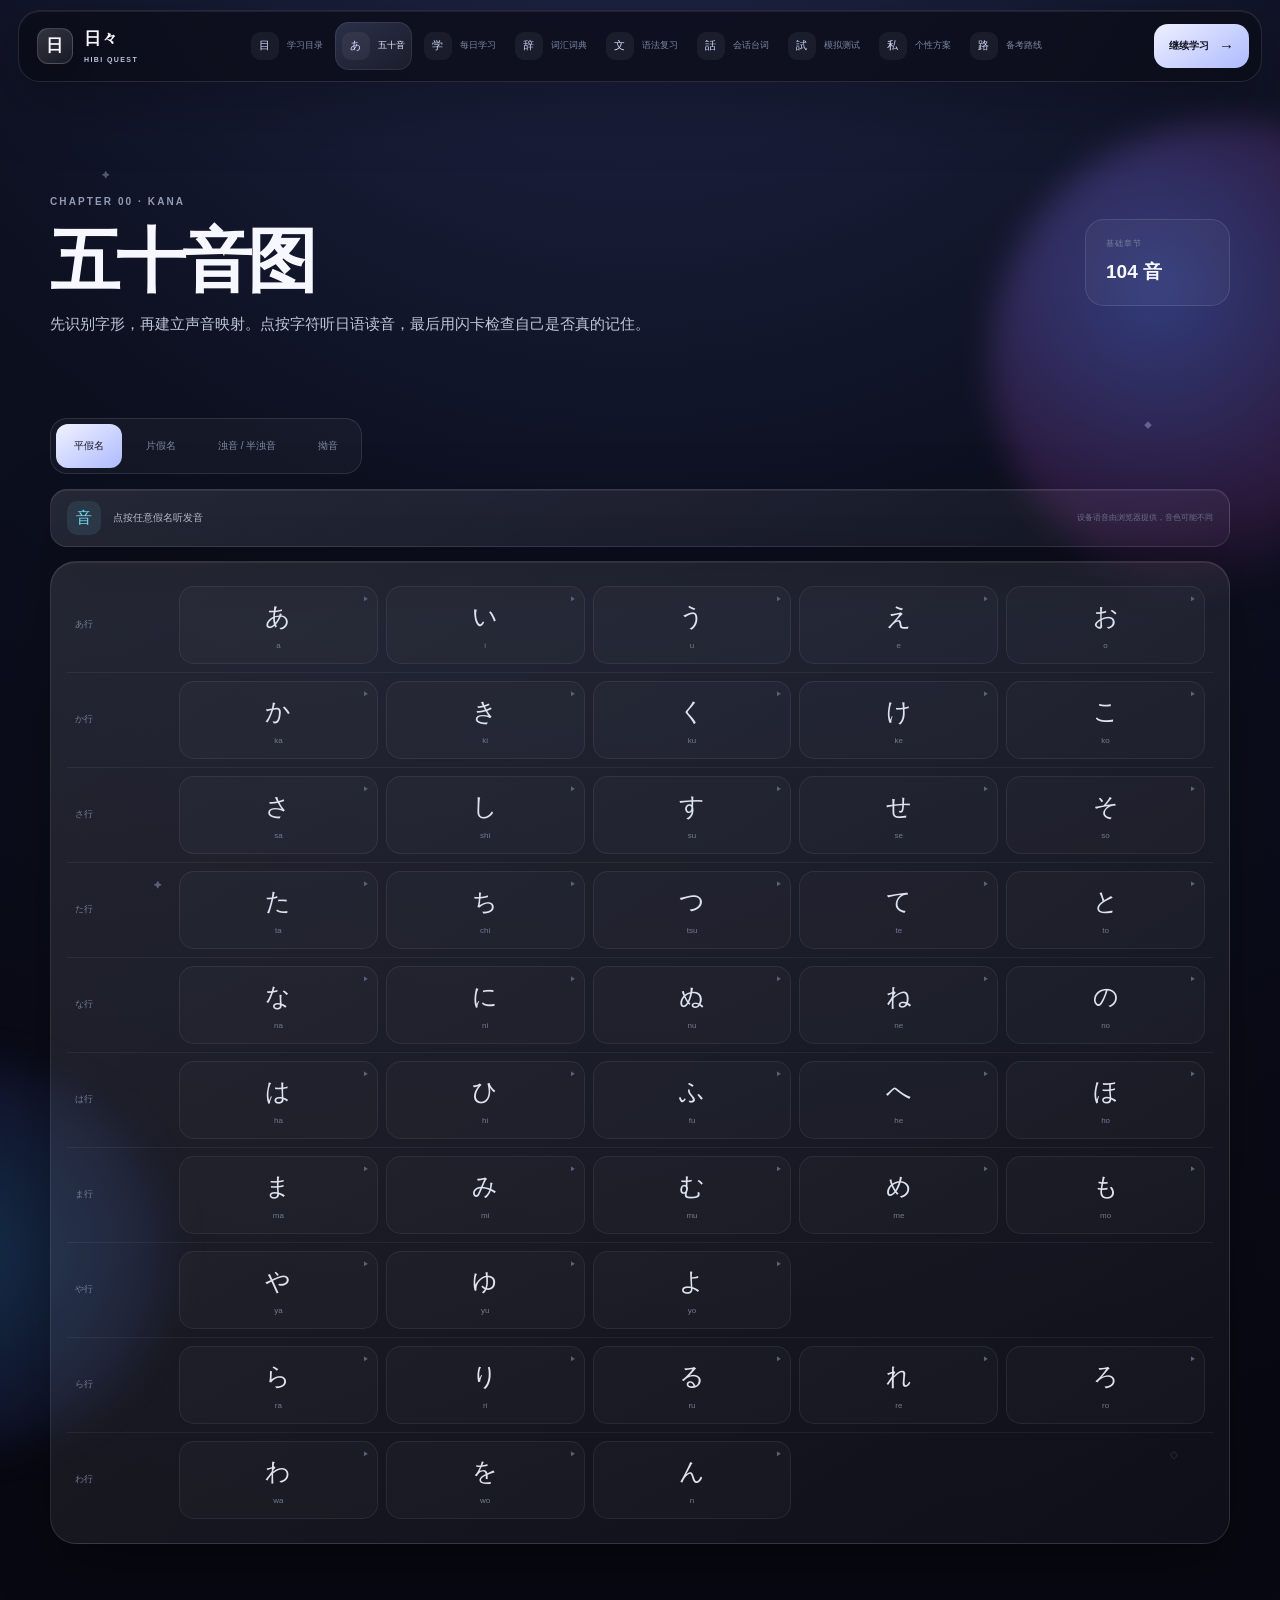
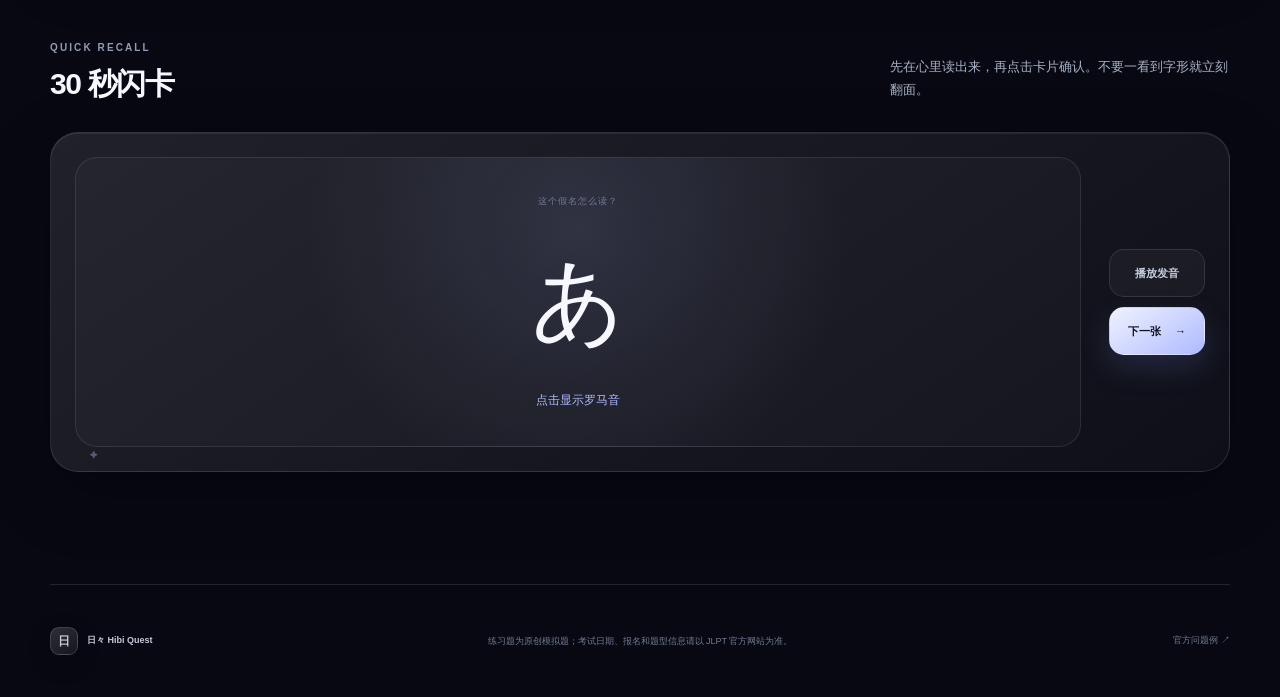
<file: kana/index.html>
<!DOCTYPE html><html lang="zh-CN"><head><meta charSet="utf-8"/><meta name="viewport" content="width=device-width, initial-scale=1"/><link rel="stylesheet" href="/assets/index-DoPNVpJq.css" data-rsc-css-href="/assets/index-DoPNVpJq.css" data-precedence="vite-rsc/importer-resources"/><link rel="modulepreload" href="/assets/layout-segment-context-BYMZ-qbY.js" crossorigin=""/><link rel="modulepreload" href="/assets/rolldown-runtime-S-ySWqyJ.js" crossorigin=""/><link rel="modulepreload" href="/assets/index-DkaqBARf.js" crossorigin=""/><link rel="modulepreload" href="/assets/framework-CXnKph_e.js" crossorigin=""/><link rel="modulepreload" href="/assets/page-DMyR0UEP.js" crossorigin=""/><link rel="modulepreload" href="/assets/app-shell-C9F_SPWX.js" crossorigin=""/><title>日々 Hibi Quest — JLPT 学习冒险</title><meta name="description" content="AI-ready 多页面 JLPT 学习冒险：五十音、词汇词典、晚间语法、智能测试报告、会话与备考路线。"/><meta property="og:title" content="日々 Hibi Quest — JLPT 学习冒险"/><meta property="og:description" content="词汇词典、晚间语法和智能诊断报告，让每次学习都有下一步。"/><meta property="og:image" content="https://3073314960-prog.github.io/og-v2.png"/><meta property="og:image:width" content="1792"/><meta property="og:image:height" content="935"/><meta property="og:image:alt" content="日々 Hibi Quest 打卡 对话 合格"/><meta name="twitter:card" content="summary_large_image"/><meta name="twitter:title" content="日々 Hibi Quest — JLPT 学习冒险"/><meta name="twitter:description" content="词汇词典、晚间语法和智能诊断报告，让每次学习都有下一步。"/><meta name="twitter:image" content="https://3073314960-prog.github.io/og-v2.png"/><script>self.__VINEXT_RSC_PARAMS__={}</script><script>self.__VINEXT_RSC_NAV__={"pathname":"/kana","searchParams":[]}</script><link rel="modulepreload" href="/assets/index-DkaqBARf.js" />
</head><body><main class="app-shell "><div class="sky-noise"></div><div class="ambient ambient-one"></div><div class="ambient ambient-two"></div><div class="petals" aria-hidden="true"><i>✦</i><i>◆</i><i>✦</i><i>◇</i><i>✦</i></div><header class="app-header glass"><a class="brand" href="/" aria-label="返回学习目录"><span class="brand-mark">日</span><span>日々 <small>HIBI QUEST</small></span></a><nav class="directory-nav" aria-label="学习目录"><a href="/" class=""><span>目</span><div><strong>学习目录</strong><small>Home</small></div></a><a href="/kana" class="active" aria-current="page"><span>あ</span><div><strong>五十音</strong><small>Kana</small></div></a><a href="/study" class=""><span>学</span><div><strong>每日学习</strong><small>Study</small></div></a><a href="/dictionary" class=""><span>辞</span><div><strong>词汇词典</strong><small>Dictionary</small></div></a><a href="/grammar" class=""><span>文</span><div><strong>语法复习</strong><small>Grammar</small></div></a><a href="/dialogue" class=""><span>話</span><div><strong>会话台词</strong><small>Dialogue</small></div></a><a href="/mock-test" class=""><span>試</span><div><strong>模拟测试</strong><small>Practice</small></div></a><a href="/profile" class=""><span>私</span><div><strong>个性方案</strong><small>My Plan</small></div></a><a href="/roadmap" class=""><span>路</span><div><strong>备考路线</strong><small>Roadmap</small></div></a></nav><a class="quick-start" href="/study">继续学习 <span>→</span></a></header><nav class="route-strip shell" aria-label="移动端学习目录"><a href="/" class=""><span>目</span>学习目录</a><a href="/kana" class="active" aria-current="page"><span>あ</span>五十音</a><a href="/study" class=""><span>学</span>每日学习</a><a href="/dictionary" class=""><span>辞</span>词汇词典</a><a href="/grammar" class=""><span>文</span>语法复习</a><a href="/dialogue" class=""><span>話</span>会话台词</a><a href="/mock-test" class=""><span>試</span>模拟测试</a><a href="/profile" class=""><span>私</span>个性方案</a><a href="/roadmap" class=""><span>路</span>备考路线</a></nav><div class="page-enter"><section class="page-heading shell"><div><span class="kicker">CHAPTER 00 · KANA</span><h1>五十音图</h1><p>先识别字形，再建立声音映射。点按字符听日语读音，最后用闪卡检查自己是否真的记住。</p></div><div class="page-heading-action"><div class="progress-badge"><span>基础章节</span><strong>104 音</strong></div></div></section><section class="section shell kana-workspace"><div class="segmented-tabs kana-tabs" role="tablist" aria-label="五十音分类"><button type="button" role="tab" aria-selected="true" class="active">平假名</button><button type="button" role="tab" aria-selected="false" class="">片假名</button><button type="button" role="tab" aria-selected="false" class="">浊音 / 半浊音</button><button type="button" role="tab" aria-selected="false" class="">拗音</button></div><div class="audio-feedback glass" role="status"><span>音</span><p>点按任意假名听发音</p><small>设备语音由浏览器提供，音色可能不同</small></div><div class="kana-chart glass"><div class="kana-row"><span class="kana-row-label">あ行</span><div><button type="button" class="kana-cell" aria-label="播放 あ a"><strong>あ</strong><span>a</span><i>▶</i></button><button type="button" class="kana-cell" aria-label="播放 い i"><strong>い</strong><span>i</span><i>▶</i></button><button type="button" class="kana-cell" aria-label="播放 う u"><strong>う</strong><span>u</span><i>▶</i></button><button type="button" class="kana-cell" aria-label="播放 え e"><strong>え</strong><span>e</span><i>▶</i></button><button type="button" class="kana-cell" aria-label="播放 お o"><strong>お</strong><span>o</span><i>▶</i></button></div></div><div class="kana-row"><span class="kana-row-label">か行</span><div><button type="button" class="kana-cell" aria-label="播放 か ka"><strong>か</strong><span>ka</span><i>▶</i></button><button type="button" class="kana-cell" aria-label="播放 き ki"><strong>き</strong><span>ki</span><i>▶</i></button><button type="button" class="kana-cell" aria-label="播放 く ku"><strong>く</strong><span>ku</span><i>▶</i></button><button type="button" class="kana-cell" aria-label="播放 け ke"><strong>け</strong><span>ke</span><i>▶</i></button><button type="button" class="kana-cell" aria-label="播放 こ ko"><strong>こ</strong><span>ko</span><i>▶</i></button></div></div><div class="kana-row"><span class="kana-row-label">さ行</span><div><button type="button" class="kana-cell" aria-label="播放 さ sa"><strong>さ</strong><span>sa</span><i>▶</i></button><button type="button" class="kana-cell" aria-label="播放 し shi"><strong>し</strong><span>shi</span><i>▶</i></button><button type="button" class="kana-cell" aria-label="播放 す su"><strong>す</strong><span>su</span><i>▶</i></button><button type="button" class="kana-cell" aria-label="播放 せ se"><strong>せ</strong><span>se</span><i>▶</i></button><button type="button" class="kana-cell" aria-label="播放 そ so"><strong>そ</strong><span>so</span><i>▶</i></button></div></div><div class="kana-row"><span class="kana-row-label">た行</span><div><button type="button" class="kana-cell" aria-label="播放 た ta"><strong>た</strong><span>ta</span><i>▶</i></button><button type="button" class="kana-cell" aria-label="播放 ち chi"><strong>ち</strong><span>chi</span><i>▶</i></button><button type="button" class="kana-cell" aria-label="播放 つ tsu"><strong>つ</strong><span>tsu</span><i>▶</i></button><button type="button" class="kana-cell" aria-label="播放 て te"><strong>て</strong><span>te</span><i>▶</i></button><button type="button" class="kana-cell" aria-label="播放 と to"><strong>と</strong><span>to</span><i>▶</i></button></div></div><div class="kana-row"><span class="kana-row-label">な行</span><div><button type="button" class="kana-cell" aria-label="播放 な na"><strong>な</strong><span>na</span><i>▶</i></button><button type="button" class="kana-cell" aria-label="播放 に ni"><strong>に</strong><span>ni</span><i>▶</i></button><button type="button" class="kana-cell" aria-label="播放 ぬ nu"><strong>ぬ</strong><span>nu</span><i>▶</i></button><button type="button" class="kana-cell" aria-label="播放 ね ne"><strong>ね</strong><span>ne</span><i>▶</i></button><button type="button" class="kana-cell" aria-label="播放 の no"><strong>の</strong><span>no</span><i>▶</i></button></div></div><div class="kana-row"><span class="kana-row-label">は行</span><div><button type="button" class="kana-cell" aria-label="播放 は ha"><strong>は</strong><span>ha</span><i>▶</i></button><button type="button" class="kana-cell" aria-label="播放 ひ hi"><strong>ひ</strong><span>hi</span><i>▶</i></button><button type="button" class="kana-cell" aria-label="播放 ふ fu"><strong>ふ</strong><span>fu</span><i>▶</i></button><button type="button" class="kana-cell" aria-label="播放 へ he"><strong>へ</strong><span>he</span><i>▶</i></button><button type="button" class="kana-cell" aria-label="播放 ほ ho"><strong>ほ</strong><span>ho</span><i>▶</i></button></div></div><div class="kana-row"><span class="kana-row-label">ま行</span><div><button type="button" class="kana-cell" aria-label="播放 ま ma"><strong>ま</strong><span>ma</span><i>▶</i></button><button type="button" class="kana-cell" aria-label="播放 み mi"><strong>み</strong><span>mi</span><i>▶</i></button><button type="button" class="kana-cell" aria-label="播放 む mu"><strong>む</strong><span>mu</span><i>▶</i></button><button type="button" class="kana-cell" aria-label="播放 め me"><strong>め</strong><span>me</span><i>▶</i></button><button type="button" class="kana-cell" aria-label="播放 も mo"><strong>も</strong><span>mo</span><i>▶</i></button></div></div><div class="kana-row"><span class="kana-row-label">や行</span><div><button type="button" class="kana-cell" aria-label="播放 や ya"><strong>や</strong><span>ya</span><i>▶</i></button><button type="button" class="kana-cell" aria-label="播放 ゆ yu"><strong>ゆ</strong><span>yu</span><i>▶</i></button><button type="button" class="kana-cell" aria-label="播放 よ yo"><strong>よ</strong><span>yo</span><i>▶</i></button></div></div><div class="kana-row"><span class="kana-row-label">ら行</span><div><button type="button" class="kana-cell" aria-label="播放 ら ra"><strong>ら</strong><span>ra</span><i>▶</i></button><button type="button" class="kana-cell" aria-label="播放 り ri"><strong>り</strong><span>ri</span><i>▶</i></button><button type="button" class="kana-cell" aria-label="播放 る ru"><strong>る</strong><span>ru</span><i>▶</i></button><button type="button" class="kana-cell" aria-label="播放 れ re"><strong>れ</strong><span>re</span><i>▶</i></button><button type="button" class="kana-cell" aria-label="播放 ろ ro"><strong>ろ</strong><span>ro</span><i>▶</i></button></div></div><div class="kana-row"><span class="kana-row-label">わ行</span><div><button type="button" class="kana-cell" aria-label="播放 わ wa"><strong>わ</strong><span>wa</span><i>▶</i></button><button type="button" class="kana-cell" aria-label="播放 を wo"><strong>を</strong><span>wo</span><i>▶</i></button><button type="button" class="kana-cell" aria-label="播放 ん n"><strong>ん</strong><span>n</span><i>▶</i></button></div></div></div></section><section class="section shell kana-practice-section"><div class="section-title"><div><span class="kicker">QUICK RECALL</span><h2>30 秒闪卡</h2></div><p>先在心里读出来，再点击卡片确认。不要一看到字形就立刻翻面。</p></div><div class="kana-practice-card glass"><button type="button" class="flashcard " aria-pressed="false"><span>这个假名怎么读？</span><strong>あ</strong><em>点击显示罗马音</em></button><div><button type="button" class="secondary-action">播放发音</button><button type="button" class="primary-action">下一张 <span>→</span></button></div></div></section></div><footer class="shell app-footer"><div><span class="brand-mark small">日</span><strong>日々 Hibi Quest</strong></div><p>练习题为原创模拟题；考试日期、报名和题型信息请以 JLPT 官方网站为准。</p><a href="https://www.jlpt.jp/samples/forlearners.html" target="_blank" rel="noreferrer">官方问题例 ↗</a></footer><nav class="mobile-nav glass" aria-label="移动端主导航"><a href="/" class=""><span>目</span>学习目录</a><a href="/study" class=""><span>学</span>学习</a><a href="/dictionary" class=""><span>辞</span>词汇词典</a><a href="/mock-test" class=""><span>試</span>模拟测试</a><a href="/profile" class=""><span>私</span>个性方案</a></nav></main><script id="_R_">import("/assets/index-DkaqBARf.js")</script></body></html><script>self.__VINEXT_RSC_CHUNKS__=self.__VINEXT_RSC_CHUNKS__||[];self.__VINEXT_RSC_CHUNKS__.push("2:I[\"8c0f216c4604\",[],\"Children\",1]\n3:I[\"15c18cfaeeff\",[],\"LayoutSegmentProvider\",1]\n4:I[\"8c0f216c4604\",[],\"Slot\",1]\n5:I[\"593f344dc510\",[],\"RedirectBoundary\",1]\n:HL[\"/assets/index-DoPNVpJq.css\",\"style\"]\n")</script><script>self.__VINEXT_RSC_CHUNKS__=self.__VINEXT_RSC_CHUNKS__||[];self.__VINEXT_RSC_CHUNKS__.push("0:{\"__route\":\"route:/kana\",\"__interceptionContext\":null,\"__layoutIds\":[\"layout:/\"],\"__rootLayout\":\"/\",\"page:/kana\":\"$L1\",\"layout:/\":[[[[\"$\",\"link\",\"css:/assets/index-DoPNVpJq.css\",{\"rel\":\"stylesheet\",\"precedence\":\"vite-rsc/importer-resources\",\"href\":\"/assets/index-DoPNVpJq.css\",\"data-rsc-css-href\":\"/assets/index-DoPNVpJq.css\"}],\"$undefined\"],[\"$\",\"html\",null,{\"lang\":\"zh-CN\",\"children\":[\"$\",\"body\",null,{\"children\":[\"$\",\"$L2\",null,{}]}]}]],null],\"route:/kana\":[[[\"$\",\"meta\",null,{\"charSet\":\"utf-8\"}],[[\"$\",\"title\",\"0\",{\"children\":\"日々 Hibi Quest — JLPT 学习冒险\"}],[\"$\",\"meta\",\"1\",{\"name\":\"description\",\"content\":\"AI-ready 多页面 JLPT 学习冒险：五十音、词汇词典、晚间语法、智能测试报告、会话与备考路线。\"}],[\"$\",\"meta\",\"2\",{\"property\":\"og:title\",\"content\":\"日々 Hibi Quest — JLPT 学习冒险\"}],[\"$\",\"meta\",\"3\",{\"property\":\"og:description\",\"content\":\"词汇词典、晚间语法和智能诊断报告，让每次学习都有下一步。\"}],[\"$\",\"meta\",\"4\",{\"property\":\"og:image\",\"content\":\"https://3073314960-prog.github.io/og-v2.png\"}],[\"$\",\"meta\",\"5\",{\"property\":\"og:image:width\",\"content\":\"1792\"}],[\"$\",\"meta\",\"6\",{\"property\":\"og:image:height\",\"content\":\"935\"}],[\"$\",\"meta\",\"7\",{\"property\":\"og:image:alt\",\"content\":\"日々 Hibi Quest 打卡 对话 合格\"}],[\"$\",\"meta\",\"8\",{\"name\":\"twitter:card\",\"content\":\"summary_large_image\"}],[\"$\",\"meta\",\"9\",{\"name\":\"twitter:title\",\"content\":\"日々 Hibi Quest — JLPT 学习冒险\"}],[\"$\",\"meta\",\"10\",{\"name\":\"twitter:description\",\"content\":\"词汇词典、晚间语法和智能诊断报告，让每次学习都有下一步。\"}],[\"$\",\"meta\",\"11\",{\"name\":\"twitter:image\",\"content\":\"https://3073314960-prog.github.io/og-v2.png\"}]],[[\"$\",\"meta\",\"0\",{\"name\":\"viewport\",\"content\":\"width=device-width, initial-scale=1\"}]]],[\"$\",\"$L3\",null,{\"segmentMap\":{\"children\":[\"kana\"]},\"children\":[\"$\",\"$L4\",null,{\"id\":\"layout:/\",\"parallelSlots\":\"$undefined\",\"children\":[\"$\",\"$L5\",null,{\"children\":[\"$\",\"$L3\",null,{\"segmentMap\":{\"children\":[]},\"children\":[\"$\",\"$L4\",null,{\"id\":\"page:/kana\"}]}]}]}]}]],\"__layoutFlags\":{\"layout:/\":\"s\"},\"__artifactCompatibility\":{\"schemaVersion\":1,\"graphVersion\":\"app-route-graph:1btjn4711eqysw\",\"deploymentVersion\":\"27df9e15-6faa-4570-9694-db61a12ce669\",\"appElementsSchemaVersion\":1,\"rscPayloadSchemaVersion\":1,\"rootBoundaryId\":\"/\",\"renderEpoch\":null}}\n")</script><script>self.__VINEXT_RSC_CHUNKS__=self.__VINEXT_RSC_CHUNKS__||[];self.__VINEXT_RSC_CHUNKS__.push("6:I[\"6f441c3ded63\",[],\"default\",1]\n1:[\"$\",\"$L6\",null,{\"params\":\"$@7\",\"searchParams\":\"$@8\"}]\n")</script><script>self.__VINEXT_RSC_CHUNKS__=self.__VINEXT_RSC_CHUNKS__||[];self.__VINEXT_RSC_CHUNKS__.push("7:{}\n8:{}\n")</script><script>self.__VINEXT_RSC_DONE__=true</script>
</file>
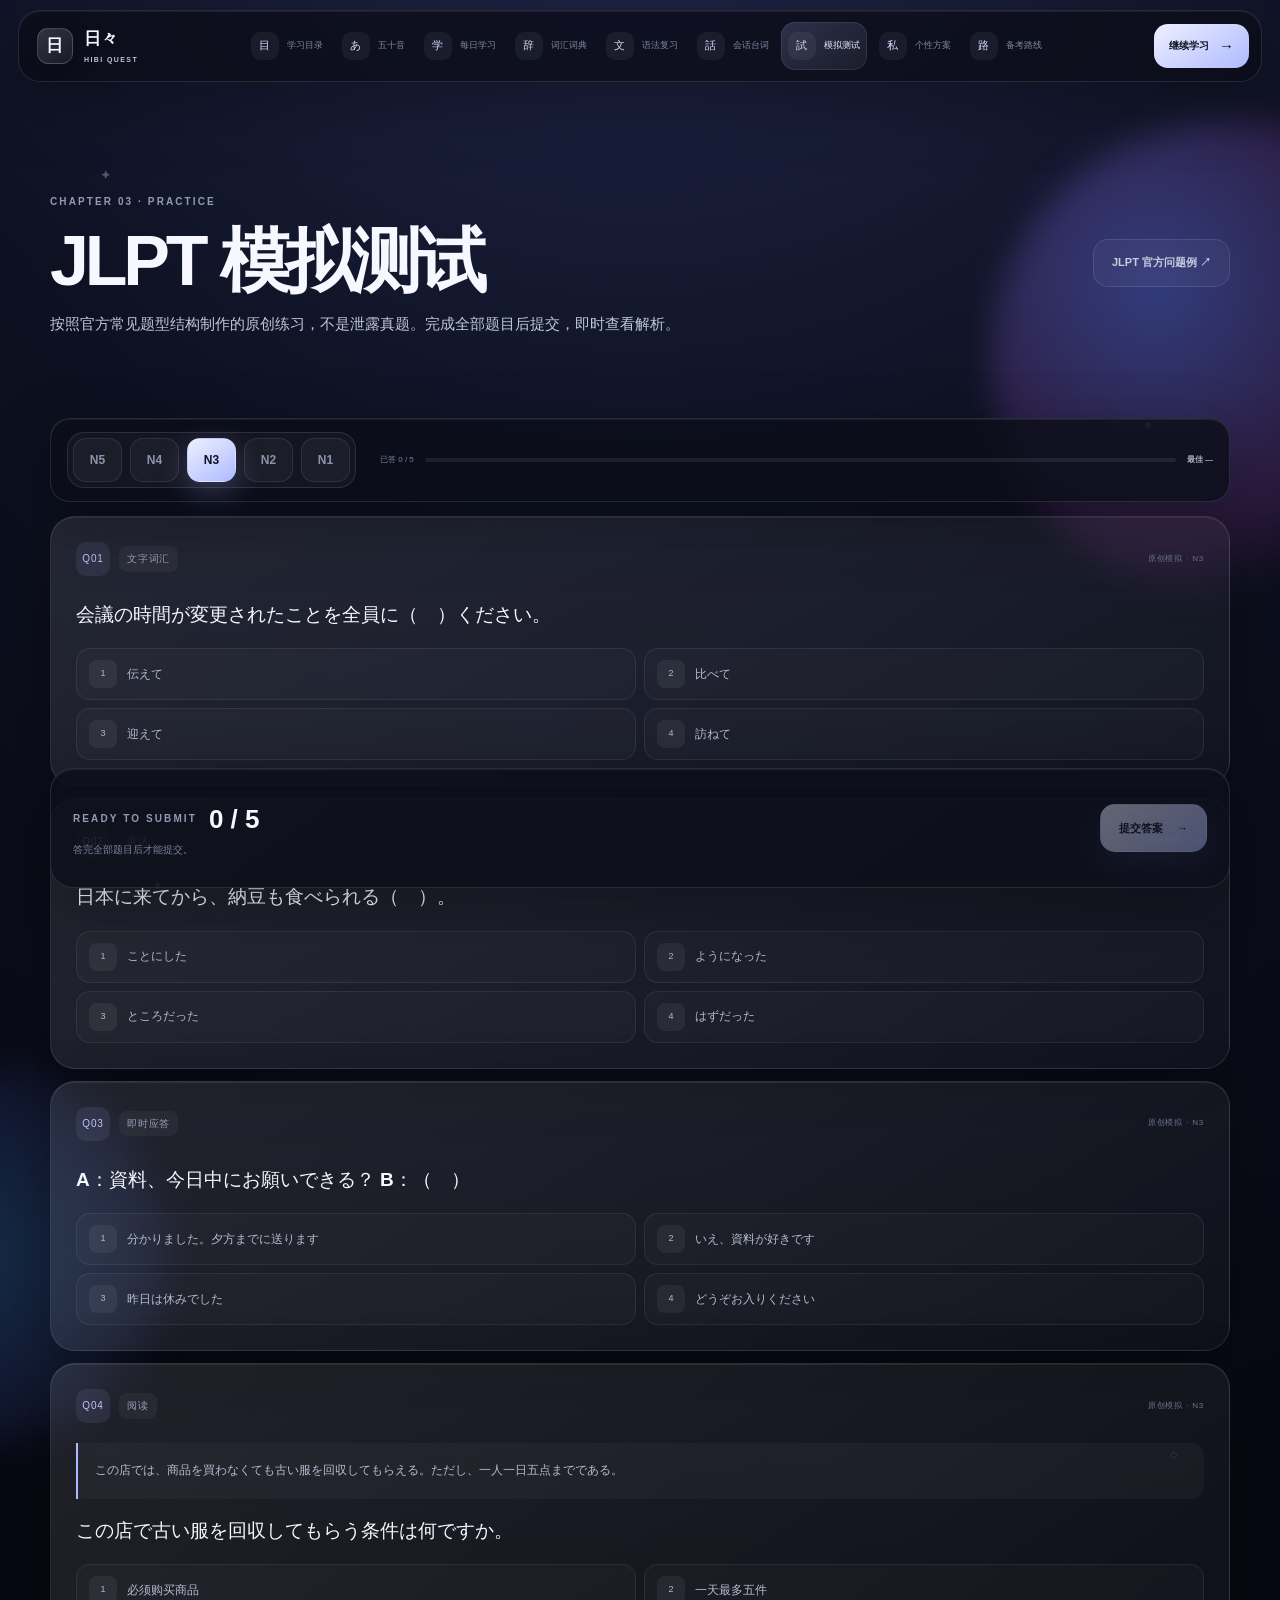
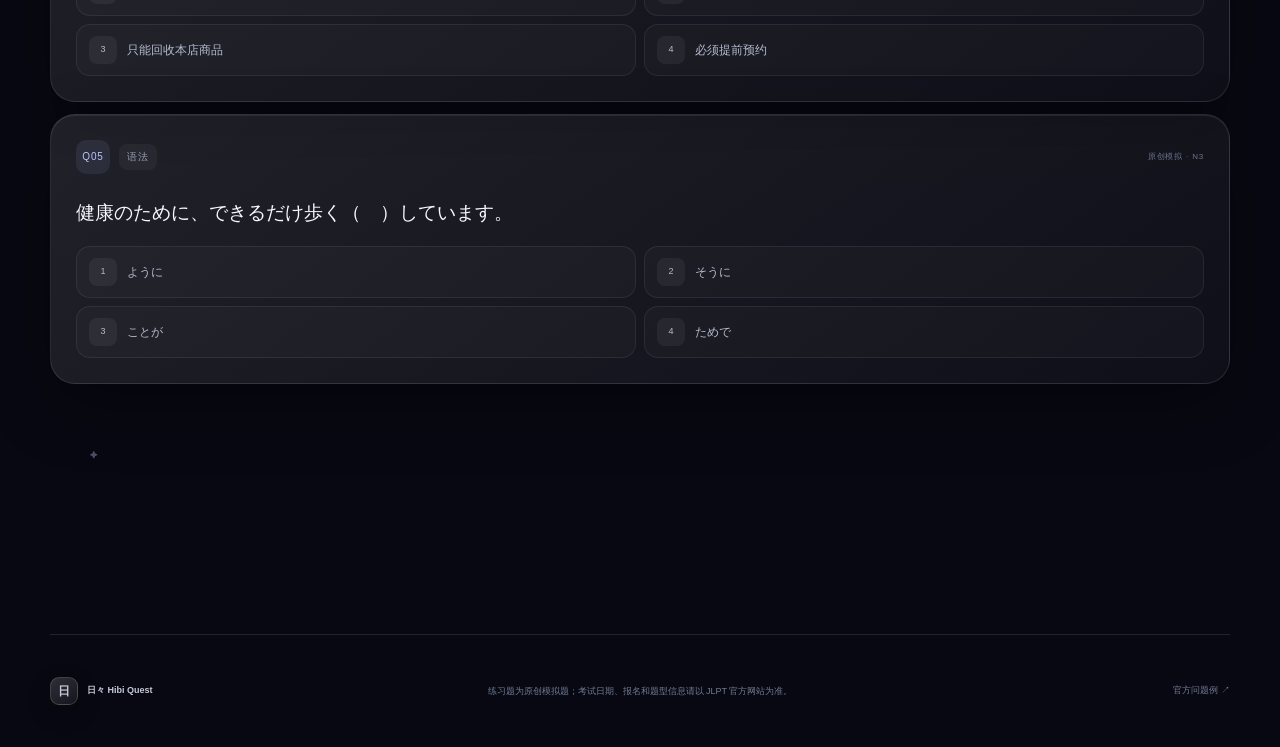
<file: mock-test/index.html>
<!DOCTYPE html><html lang="zh-CN"><head><meta charSet="utf-8"/><meta name="viewport" content="width=device-width, initial-scale=1"/><link rel="stylesheet" href="/assets/index-DoPNVpJq.css" data-rsc-css-href="/assets/index-DoPNVpJq.css" data-precedence="vite-rsc/importer-resources"/><link rel="modulepreload" href="/assets/layout-segment-context-BYMZ-qbY.js" crossorigin=""/><link rel="modulepreload" href="/assets/rolldown-runtime-S-ySWqyJ.js" crossorigin=""/><link rel="modulepreload" href="/assets/index-DkaqBARf.js" crossorigin=""/><link rel="modulepreload" href="/assets/framework-CXnKph_e.js" crossorigin=""/><link rel="modulepreload" href="/assets/page-DUxAJdn3.js" crossorigin=""/><link rel="modulepreload" href="/assets/app-shell-C9F_SPWX.js" crossorigin=""/><link rel="modulepreload" href="/assets/learning-data-Bkvd1LtO.js" crossorigin=""/><title>日々 Hibi Quest — JLPT 学习冒险</title><meta name="description" content="AI-ready 多页面 JLPT 学习冒险：五十音、词汇词典、晚间语法、智能测试报告、会话与备考路线。"/><meta property="og:title" content="日々 Hibi Quest — JLPT 学习冒险"/><meta property="og:description" content="词汇词典、晚间语法和智能诊断报告，让每次学习都有下一步。"/><meta property="og:image" content="https://3073314960-prog.github.io/og-v2.png"/><meta property="og:image:width" content="1792"/><meta property="og:image:height" content="935"/><meta property="og:image:alt" content="日々 Hibi Quest 打卡 对话 合格"/><meta name="twitter:card" content="summary_large_image"/><meta name="twitter:title" content="日々 Hibi Quest — JLPT 学习冒险"/><meta name="twitter:description" content="词汇词典、晚间语法和智能诊断报告，让每次学习都有下一步。"/><meta name="twitter:image" content="https://3073314960-prog.github.io/og-v2.png"/><script>self.__VINEXT_RSC_PARAMS__={}</script><script>self.__VINEXT_RSC_NAV__={"pathname":"/mock-test","searchParams":[]}</script><link rel="modulepreload" href="/assets/index-DkaqBARf.js" />
</head><body><main class="app-shell "><div class="sky-noise"></div><div class="ambient ambient-one"></div><div class="ambient ambient-two"></div><div class="petals" aria-hidden="true"><i>✦</i><i>◆</i><i>✦</i><i>◇</i><i>✦</i></div><header class="app-header glass"><a class="brand" href="/" aria-label="返回学习目录"><span class="brand-mark">日</span><span>日々 <small>HIBI QUEST</small></span></a><nav class="directory-nav" aria-label="学习目录"><a href="/" class=""><span>目</span><div><strong>学习目录</strong><small>Home</small></div></a><a href="/kana" class=""><span>あ</span><div><strong>五十音</strong><small>Kana</small></div></a><a href="/study" class=""><span>学</span><div><strong>每日学习</strong><small>Study</small></div></a><a href="/dictionary" class=""><span>辞</span><div><strong>词汇词典</strong><small>Dictionary</small></div></a><a href="/grammar" class=""><span>文</span><div><strong>语法复习</strong><small>Grammar</small></div></a><a href="/dialogue" class=""><span>話</span><div><strong>会话台词</strong><small>Dialogue</small></div></a><a href="/mock-test" class="active" aria-current="page"><span>試</span><div><strong>模拟测试</strong><small>Practice</small></div></a><a href="/profile" class=""><span>私</span><div><strong>个性方案</strong><small>My Plan</small></div></a><a href="/roadmap" class=""><span>路</span><div><strong>备考路线</strong><small>Roadmap</small></div></a></nav><a class="quick-start" href="/study">继续学习 <span>→</span></a></header><nav class="route-strip shell" aria-label="移动端学习目录"><a href="/" class=""><span>目</span>学习目录</a><a href="/kana" class=""><span>あ</span>五十音</a><a href="/study" class=""><span>学</span>每日学习</a><a href="/dictionary" class=""><span>辞</span>词汇词典</a><a href="/grammar" class=""><span>文</span>语法复习</a><a href="/dialogue" class=""><span>話</span>会话台词</a><a href="/mock-test" class="active" aria-current="page"><span>試</span>模拟测试</a><a href="/profile" class=""><span>私</span>个性方案</a><a href="/roadmap" class=""><span>路</span>备考路线</a></nav><div class="page-enter"><section class="page-heading shell"><div><span class="kicker">CHAPTER 03 · PRACTICE</span><h1>JLPT 模拟测试</h1><p>按照官方常见题型结构制作的原创练习，不是泄露真题。完成全部题目后提交，即时查看解析。</p></div><div class="page-heading-action"><a class="secondary-action" href="https://www.jlpt.jp/samples/forlearners.html" target="_blank" rel="noreferrer">JLPT 官方问题例 ↗</a></div></section><section class="section shell test-workspace"><div class="test-toolbar glass"><div class="level-row compact" role="group" aria-label="选择测试等级"><button type="button" class="">N5</button><button type="button" class="">N4</button><button type="button" class="active">N3</button><button type="button" class="">N2</button><button type="button" class="">N1</button></div><div class="test-progress"><span>已答 <!-- -->0<!-- --> / <!-- -->5</span><div><i style="width:0%"></i></div><strong>最佳 <!-- -->—</strong></div></div><div class="question-list"><article class="question-card glass "><div class="question-head"><span>Q<!-- -->01</span><b>文字词汇</b><small>原创模拟 · <!-- -->N3</small></div><h2 lang="ja">会議の時間が変更されたことを全員に（　）ください。</h2><div class="answer-grid"><button type="button" class=" "><span>1</span>伝えて</button><button type="button" class=" "><span>2</span>比べて</button><button type="button" class=" "><span>3</span>迎えて</button><button type="button" class=" "><span>4</span>訪ねて</button></div></article><article class="question-card glass "><div class="question-head"><span>Q<!-- -->02</span><b>语法</b><small>原创模拟 · <!-- -->N3</small></div><h2 lang="ja">日本に来てから、納豆も食べられる（　）。</h2><div class="answer-grid"><button type="button" class=" "><span>1</span>ことにした</button><button type="button" class=" "><span>2</span>ようになった</button><button type="button" class=" "><span>3</span>ところだった</button><button type="button" class=" "><span>4</span>はずだった</button></div></article><article class="question-card glass "><div class="question-head"><span>Q<!-- -->03</span><b>即时应答</b><small>原创模拟 · <!-- -->N3</small></div><h2 lang="ja">A：資料、今日中にお願いできる？ B：（　）</h2><div class="answer-grid"><button type="button" class=" "><span>1</span>分かりました。夕方までに送ります</button><button type="button" class=" "><span>2</span>いえ、資料が好きです</button><button type="button" class=" "><span>3</span>昨日は休みでした</button><button type="button" class=" "><span>4</span>どうぞお入りください</button></div></article><article class="question-card glass "><div class="question-head"><span>Q<!-- -->04</span><b>阅读</b><small>原创模拟 · <!-- -->N3</small></div><p class="reading-stem" lang="ja">この店では、商品を買わなくても古い服を回収してもらえる。ただし、一人一日五点までである。</p><h2 lang="ja">この店で古い服を回収してもらう条件は何ですか。</h2><div class="answer-grid"><button type="button" class=" "><span>1</span>必须购买商品</button><button type="button" class=" "><span>2</span>一天最多五件</button><button type="button" class=" "><span>3</span>只能回收本店商品</button><button type="button" class=" "><span>4</span>必须提前预约</button></div></article><article class="question-card glass "><div class="question-head"><span>Q<!-- -->05</span><b>语法</b><small>原创模拟 · <!-- -->N3</small></div><h2 lang="ja">健康のために、できるだけ歩く（　）しています。</h2><div class="answer-grid"><button type="button" class=" "><span>1</span>ように</button><button type="button" class=" "><span>2</span>そうに</button><button type="button" class=" "><span>3</span>ことが</button><button type="button" class=" "><span>4</span>ためで</button></div></article></div><div class="test-submit glass"><div><span class="kicker">READY TO SUBMIT</span><strong>0<!-- --> / <!-- -->5</strong><p>答完全部题目后才能提交。</p></div><button type="button" class="primary-action" disabled="">提交答案 <span>→</span></button></div></section></div><footer class="shell app-footer"><div><span class="brand-mark small">日</span><strong>日々 Hibi Quest</strong></div><p>练习题为原创模拟题；考试日期、报名和题型信息请以 JLPT 官方网站为准。</p><a href="https://www.jlpt.jp/samples/forlearners.html" target="_blank" rel="noreferrer">官方问题例 ↗</a></footer><nav class="mobile-nav glass" aria-label="移动端主导航"><a href="/" class=""><span>目</span>学习目录</a><a href="/study" class=""><span>学</span>学习</a><a href="/dictionary" class=""><span>辞</span>词汇词典</a><a href="/mock-test" class="active" aria-current="page"><span>試</span>模拟测试</a><a href="/profile" class=""><span>私</span>个性方案</a></nav></main><script id="_R_">import("/assets/index-DkaqBARf.js")</script></body></html><script>self.__VINEXT_RSC_CHUNKS__=self.__VINEXT_RSC_CHUNKS__||[];self.__VINEXT_RSC_CHUNKS__.push("2:I[\"8c0f216c4604\",[],\"Children\",1]\n3:I[\"15c18cfaeeff\",[],\"LayoutSegmentProvider\",1]\n4:I[\"8c0f216c4604\",[],\"Slot\",1]\n5:I[\"593f344dc510\",[],\"RedirectBoundary\",1]\n:HL[\"/assets/index-DoPNVpJq.css\",\"style\"]\n")</script><script>self.__VINEXT_RSC_CHUNKS__=self.__VINEXT_RSC_CHUNKS__||[];self.__VINEXT_RSC_CHUNKS__.push("0:{\"__route\":\"route:/mock-test\",\"__interceptionContext\":null,\"__layoutIds\":[\"layout:/\"],\"__rootLayout\":\"/\",\"page:/mock-test\":\"$L1\",\"layout:/\":[[[[\"$\",\"link\",\"css:/assets/index-DoPNVpJq.css\",{\"rel\":\"stylesheet\",\"precedence\":\"vite-rsc/importer-resources\",\"href\":\"/assets/index-DoPNVpJq.css\",\"data-rsc-css-href\":\"/assets/index-DoPNVpJq.css\"}],\"$undefined\"],[\"$\",\"html\",null,{\"lang\":\"zh-CN\",\"children\":[\"$\",\"body\",null,{\"children\":[\"$\",\"$L2\",null,{}]}]}]],null],\"route:/mock-test\":[[[\"$\",\"meta\",null,{\"charSet\":\"utf-8\"}],[[\"$\",\"title\",\"0\",{\"children\":\"日々 Hibi Quest — JLPT 学习冒险\"}],[\"$\",\"meta\",\"1\",{\"name\":\"description\",\"content\":\"AI-ready 多页面 JLPT 学习冒险：五十音、词汇词典、晚间语法、智能测试报告、会话与备考路线。\"}],[\"$\",\"meta\",\"2\",{\"property\":\"og:title\",\"content\":\"日々 Hibi Quest — JLPT 学习冒险\"}],[\"$\",\"meta\",\"3\",{\"property\":\"og:description\",\"content\":\"词汇词典、晚间语法和智能诊断报告，让每次学习都有下一步。\"}],[\"$\",\"meta\",\"4\",{\"property\":\"og:image\",\"content\":\"https://3073314960-prog.github.io/og-v2.png\"}],[\"$\",\"meta\",\"5\",{\"property\":\"og:image:width\",\"content\":\"1792\"}],[\"$\",\"meta\",\"6\",{\"property\":\"og:image:height\",\"content\":\"935\"}],[\"$\",\"meta\",\"7\",{\"property\":\"og:image:alt\",\"content\":\"日々 Hibi Quest 打卡 对话 合格\"}],[\"$\",\"meta\",\"8\",{\"name\":\"twitter:card\",\"content\":\"summary_large_image\"}],[\"$\",\"meta\",\"9\",{\"name\":\"twitter:title\",\"content\":\"日々 Hibi Quest — JLPT 学习冒险\"}],[\"$\",\"meta\",\"10\",{\"name\":\"twitter:description\",\"content\":\"词汇词典、晚间语法和智能诊断报告，让每次学习都有下一步。\"}],[\"$\",\"meta\",\"11\",{\"name\":\"twitter:image\",\"content\":\"https://3073314960-prog.github.io/og-v2.png\"}]],[[\"$\",\"meta\",\"0\",{\"name\":\"viewport\",\"content\":\"width=device-width, initial-scale=1\"}]]],[\"$\",\"$L3\",null,{\"segmentMap\":{\"children\":[\"mock-test\"]},\"children\":[\"$\",\"$L4\",null,{\"id\":\"layout:/\",\"parallelSlots\":\"$undefined\",\"children\":[\"$\",\"$L5\",null,{\"children\":[\"$\",\"$L3\",null,{\"segmentMap\":{\"children\":[]},\"children\":[\"$\",\"$L4\",null,{\"id\":\"page:/mock-test\"}]}]}]}]}]],\"__layoutFlags\":{\"layout:/\":\"s\"},\"__artifactCompatibility\":{\"schemaVersion\":1,\"graphVersion\":\"app-route-graph:sh5br83kpye4\",\"deploymentVersion\":\"27df9e15-6faa-4570-9694-db61a12ce669\",\"appElementsSchemaVersion\":1,\"rscPayloadSchemaVersion\":1,\"rootBoundaryId\":\"/\",\"renderEpoch\":null}}\n")</script><script>self.__VINEXT_RSC_CHUNKS__=self.__VINEXT_RSC_CHUNKS__||[];self.__VINEXT_RSC_CHUNKS__.push("6:I[\"612d2a6a54d3\",[],\"default\",1]\n1:[\"$\",\"$L6\",null,{\"params\":\"$@7\",\"searchParams\":\"$@8\"}]\n")</script><script>self.__VINEXT_RSC_CHUNKS__=self.__VINEXT_RSC_CHUNKS__||[];self.__VINEXT_RSC_CHUNKS__.push("7:{}\n8:{}\n")</script><script>self.__VINEXT_RSC_DONE__=true</script>
</file>
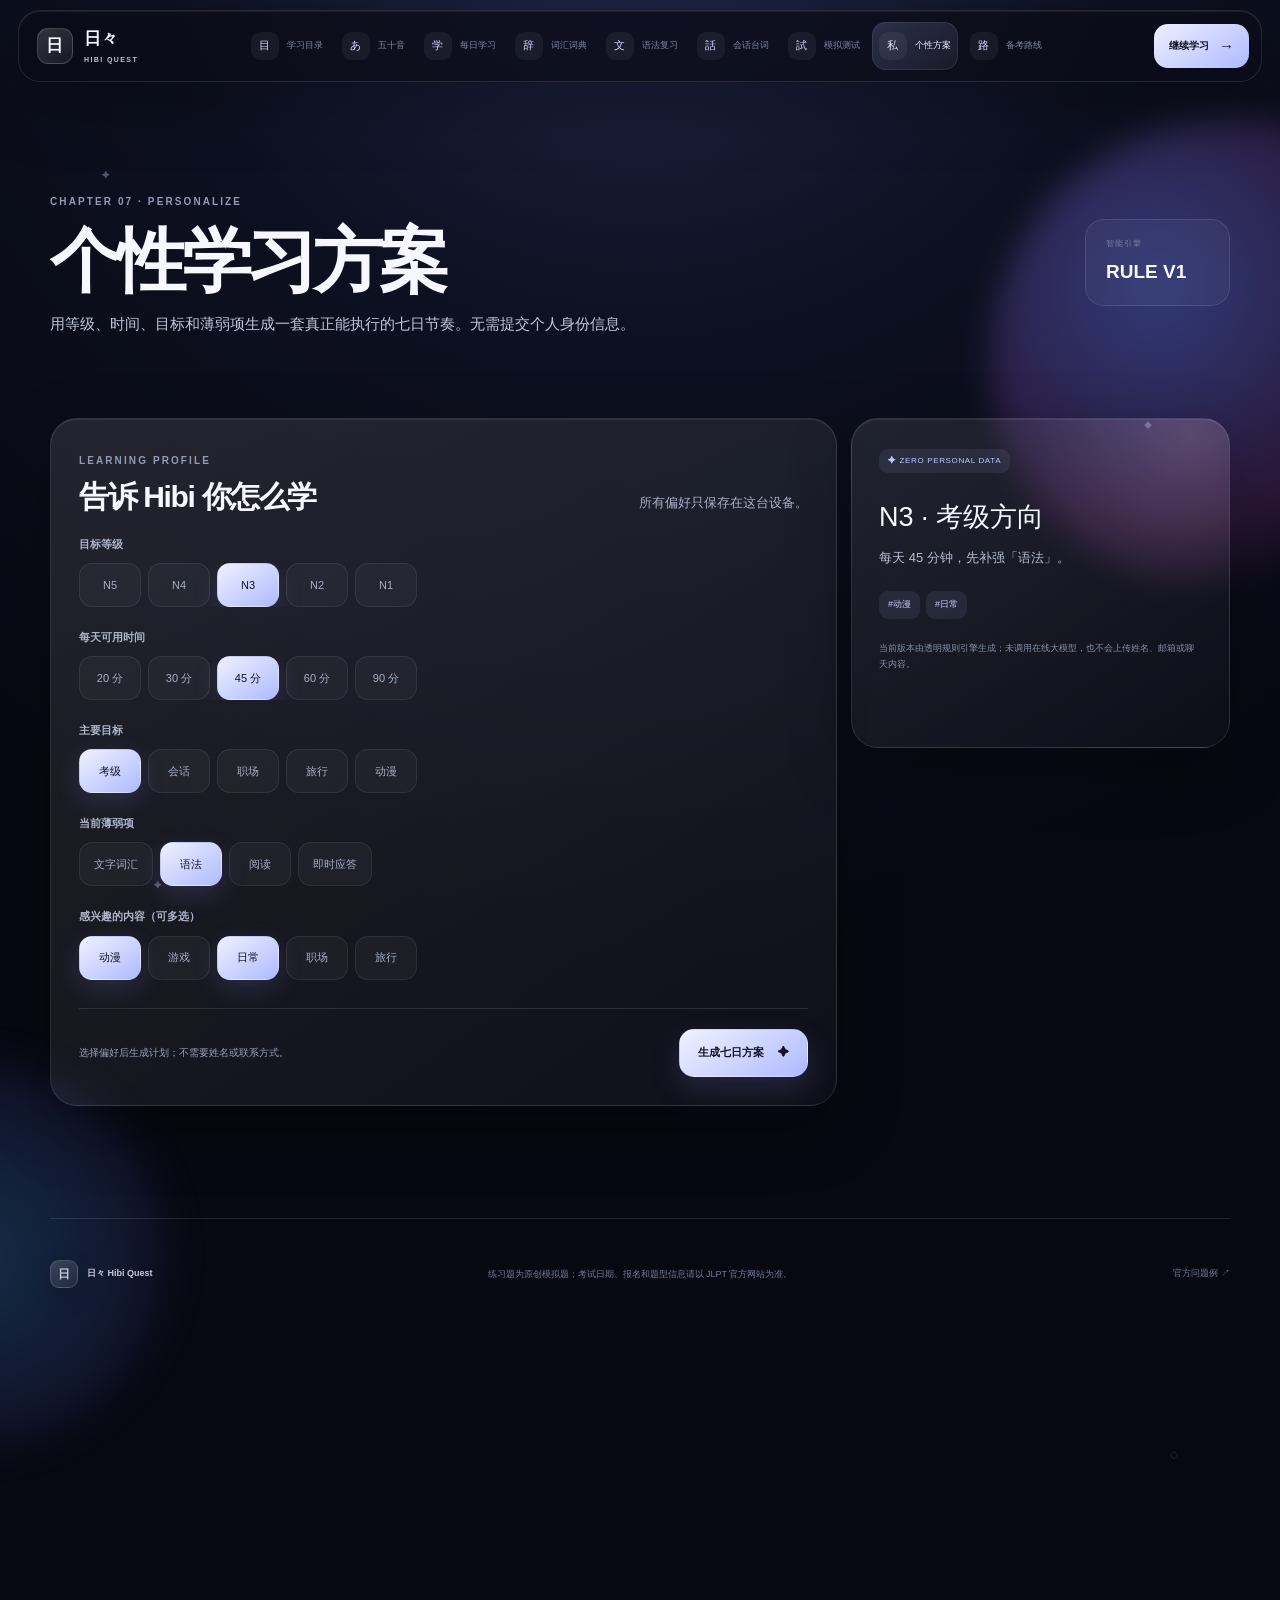
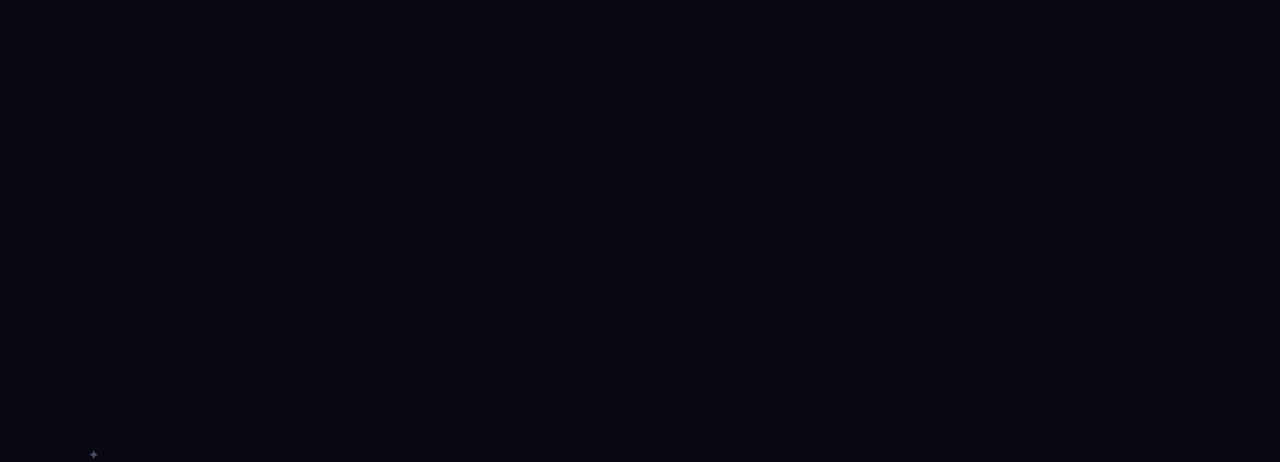
<file: profile/index.html>
<!DOCTYPE html><html lang="zh-CN"><head><meta charSet="utf-8"/><meta name="viewport" content="width=device-width, initial-scale=1"/><link rel="stylesheet" href="/assets/index-DoPNVpJq.css" data-rsc-css-href="/assets/index-DoPNVpJq.css" data-precedence="vite-rsc/importer-resources"/><link rel="modulepreload" href="/assets/layout-segment-context-BYMZ-qbY.js" crossorigin=""/><link rel="modulepreload" href="/assets/rolldown-runtime-S-ySWqyJ.js" crossorigin=""/><link rel="modulepreload" href="/assets/index-DkaqBARf.js" crossorigin=""/><link rel="modulepreload" href="/assets/framework-CXnKph_e.js" crossorigin=""/><link rel="modulepreload" href="/assets/page-B5NuycUM.js" crossorigin=""/><link rel="modulepreload" href="/assets/app-shell-C9F_SPWX.js" crossorigin=""/><link rel="modulepreload" href="/assets/learning-data-Bkvd1LtO.js" crossorigin=""/><title>日々 Hibi Quest — JLPT 学习冒险</title><meta name="description" content="AI-ready 多页面 JLPT 学习冒险：五十音、词汇词典、晚间语法、智能测试报告、会话与备考路线。"/><meta property="og:title" content="日々 Hibi Quest — JLPT 学习冒险"/><meta property="og:description" content="词汇词典、晚间语法和智能诊断报告，让每次学习都有下一步。"/><meta property="og:image" content="https://3073314960-prog.github.io/og-v2.png"/><meta property="og:image:width" content="1792"/><meta property="og:image:height" content="935"/><meta property="og:image:alt" content="日々 Hibi Quest 打卡 对话 合格"/><meta name="twitter:card" content="summary_large_image"/><meta name="twitter:title" content="日々 Hibi Quest — JLPT 学习冒险"/><meta name="twitter:description" content="词汇词典、晚间语法和智能诊断报告，让每次学习都有下一步。"/><meta name="twitter:image" content="https://3073314960-prog.github.io/og-v2.png"/><script>self.__VINEXT_RSC_PARAMS__={}</script><script>self.__VINEXT_RSC_NAV__={"pathname":"/profile","searchParams":[]}</script><link rel="modulepreload" href="/assets/index-DkaqBARf.js" />
</head><body><main class="app-shell "><div class="sky-noise"></div><div class="ambient ambient-one"></div><div class="ambient ambient-two"></div><div class="petals" aria-hidden="true"><i>✦</i><i>◆</i><i>✦</i><i>◇</i><i>✦</i></div><header class="app-header glass"><a class="brand" href="/" aria-label="返回学习目录"><span class="brand-mark">日</span><span>日々 <small>HIBI QUEST</small></span></a><nav class="directory-nav" aria-label="学习目录"><a href="/" class=""><span>目</span><div><strong>学习目录</strong><small>Home</small></div></a><a href="/kana" class=""><span>あ</span><div><strong>五十音</strong><small>Kana</small></div></a><a href="/study" class=""><span>学</span><div><strong>每日学习</strong><small>Study</small></div></a><a href="/dictionary" class=""><span>辞</span><div><strong>词汇词典</strong><small>Dictionary</small></div></a><a href="/grammar" class=""><span>文</span><div><strong>语法复习</strong><small>Grammar</small></div></a><a href="/dialogue" class=""><span>話</span><div><strong>会话台词</strong><small>Dialogue</small></div></a><a href="/mock-test" class=""><span>試</span><div><strong>模拟测试</strong><small>Practice</small></div></a><a href="/profile" class="active" aria-current="page"><span>私</span><div><strong>个性方案</strong><small>My Plan</small></div></a><a href="/roadmap" class=""><span>路</span><div><strong>备考路线</strong><small>Roadmap</small></div></a></nav><a class="quick-start" href="/study">继续学习 <span>→</span></a></header><nav class="route-strip shell" aria-label="移动端学习目录"><a href="/" class=""><span>目</span>学习目录</a><a href="/kana" class=""><span>あ</span>五十音</a><a href="/study" class=""><span>学</span>每日学习</a><a href="/dictionary" class=""><span>辞</span>词汇词典</a><a href="/grammar" class=""><span>文</span>语法复习</a><a href="/dialogue" class=""><span>話</span>会话台词</a><a href="/mock-test" class=""><span>試</span>模拟测试</a><a href="/profile" class="active" aria-current="page"><span>私</span>个性方案</a><a href="/roadmap" class=""><span>路</span>备考路线</a></nav><div class="page-enter"><section class="page-heading shell"><div><span class="kicker">CHAPTER 07 · PERSONALIZE</span><h1>个性学习方案</h1><p>用等级、时间、目标和薄弱项生成一套真正能执行的七日节奏。无需提交个人身份信息。</p></div><div class="page-heading-action"><div class="progress-badge"><span>智能引擎</span><strong>RULE V1</strong></div></div></section><section class="section shell profile-layout"><form class="profile-form glass"><div class="section-title compact"><div><span class="kicker">LEARNING PROFILE</span><h2>告诉 Hibi 你怎么学</h2></div><p>所有偏好只保存在这台设备。</p></div><fieldset><legend>目标等级</legend><div class="choice-row"><button type="button" class="">N5</button><button type="button" class="">N4</button><button type="button" class="active">N3</button><button type="button" class="">N2</button><button type="button" class="">N1</button></div></fieldset><fieldset><legend>每天可用时间</legend><div class="choice-row"><button type="button" class="">20<!-- --> 分</button><button type="button" class="">30<!-- --> 分</button><button type="button" class="active">45<!-- --> 分</button><button type="button" class="">60<!-- --> 分</button><button type="button" class="">90<!-- --> 分</button></div></fieldset><fieldset><legend>主要目标</legend><div class="choice-row wrap"><button type="button" class="active">考级</button><button type="button" class="">会话</button><button type="button" class="">职场</button><button type="button" class="">旅行</button><button type="button" class="">动漫</button></div></fieldset><fieldset><legend>当前薄弱项</legend><div class="choice-row wrap"><button type="button" class="">文字词汇</button><button type="button" class="active">语法</button><button type="button" class="">阅读</button><button type="button" class="">即时应答</button></div></fieldset><fieldset><legend>感兴趣的内容（可多选）</legend><div class="choice-row wrap"><button type="button" class="active" aria-pressed="true">动漫</button><button type="button" class="" aria-pressed="false">游戏</button><button type="button" class="active" aria-pressed="true">日常</button><button type="button" class="" aria-pressed="false">职场</button><button type="button" class="" aria-pressed="false">旅行</button></div></fieldset><div class="profile-submit"><p role="status">选择偏好后生成计划；不需要姓名或联系方式。</p><button class="primary-action" type="submit">生成七日方案<!-- --> <span>✦</span></button></div></form><aside class="profile-preview glass"><span class="ai-label">✦ ZERO PERSONAL DATA</span><h2>N3<!-- --> · <!-- -->考级<!-- -->方向</h2><p>每天 <!-- -->45<!-- --> 分钟，先补强「<!-- -->语法<!-- -->」。</p><div><span>#<!-- -->动漫</span><span>#<!-- -->日常</span></div><small>当前版本由透明规则引擎生成；未调用在线大模型，也不会上传姓名、邮箱或聊天内容。</small></aside></section></div><footer class="shell app-footer"><div><span class="brand-mark small">日</span><strong>日々 Hibi Quest</strong></div><p>练习题为原创模拟题；考试日期、报名和题型信息请以 JLPT 官方网站为准。</p><a href="https://www.jlpt.jp/samples/forlearners.html" target="_blank" rel="noreferrer">官方问题例 ↗</a></footer><nav class="mobile-nav glass" aria-label="移动端主导航"><a href="/" class=""><span>目</span>学习目录</a><a href="/study" class=""><span>学</span>学习</a><a href="/dictionary" class=""><span>辞</span>词汇词典</a><a href="/mock-test" class=""><span>試</span>模拟测试</a><a href="/profile" class="active" aria-current="page"><span>私</span>个性方案</a></nav></main><script id="_R_">import("/assets/index-DkaqBARf.js")</script></body></html><script>self.__VINEXT_RSC_CHUNKS__=self.__VINEXT_RSC_CHUNKS__||[];self.__VINEXT_RSC_CHUNKS__.push("2:I[\"8c0f216c4604\",[],\"Children\",1]\n3:I[\"15c18cfaeeff\",[],\"LayoutSegmentProvider\",1]\n4:I[\"8c0f216c4604\",[],\"Slot\",1]\n5:I[\"593f344dc510\",[],\"RedirectBoundary\",1]\n:HL[\"/assets/index-DoPNVpJq.css\",\"style\"]\n")</script><script>self.__VINEXT_RSC_CHUNKS__=self.__VINEXT_RSC_CHUNKS__||[];self.__VINEXT_RSC_CHUNKS__.push("0:{\"__route\":\"route:/profile\",\"__interceptionContext\":null,\"__layoutIds\":[\"layout:/\"],\"__rootLayout\":\"/\",\"page:/profile\":\"$L1\",\"layout:/\":[[[[\"$\",\"link\",\"css:/assets/index-DoPNVpJq.css\",{\"rel\":\"stylesheet\",\"precedence\":\"vite-rsc/importer-resources\",\"href\":\"/assets/index-DoPNVpJq.css\",\"data-rsc-css-href\":\"/assets/index-DoPNVpJq.css\"}],\"$undefined\"],[\"$\",\"html\",null,{\"lang\":\"zh-CN\",\"children\":[\"$\",\"body\",null,{\"children\":[\"$\",\"$L2\",null,{}]}]}]],null],\"route:/profile\":[[[\"$\",\"meta\",null,{\"charSet\":\"utf-8\"}],[[\"$\",\"title\",\"0\",{\"children\":\"日々 Hibi Quest — JLPT 学习冒险\"}],[\"$\",\"meta\",\"1\",{\"name\":\"description\",\"content\":\"AI-ready 多页面 JLPT 学习冒险：五十音、词汇词典、晚间语法、智能测试报告、会话与备考路线。\"}],[\"$\",\"meta\",\"2\",{\"property\":\"og:title\",\"content\":\"日々 Hibi Quest — JLPT 学习冒险\"}],[\"$\",\"meta\",\"3\",{\"property\":\"og:description\",\"content\":\"词汇词典、晚间语法和智能诊断报告，让每次学习都有下一步。\"}],[\"$\",\"meta\",\"4\",{\"property\":\"og:image\",\"content\":\"https://3073314960-prog.github.io/og-v2.png\"}],[\"$\",\"meta\",\"5\",{\"property\":\"og:image:width\",\"content\":\"1792\"}],[\"$\",\"meta\",\"6\",{\"property\":\"og:image:height\",\"content\":\"935\"}],[\"$\",\"meta\",\"7\",{\"property\":\"og:image:alt\",\"content\":\"日々 Hibi Quest 打卡 对话 合格\"}],[\"$\",\"meta\",\"8\",{\"name\":\"twitter:card\",\"content\":\"summary_large_image\"}],[\"$\",\"meta\",\"9\",{\"name\":\"twitter:title\",\"content\":\"日々 Hibi Quest — JLPT 学习冒险\"}],[\"$\",\"meta\",\"10\",{\"name\":\"twitter:description\",\"content\":\"词汇词典、晚间语法和智能诊断报告，让每次学习都有下一步。\"}],[\"$\",\"meta\",\"11\",{\"name\":\"twitter:image\",\"content\":\"https://3073314960-prog.github.io/og-v2.png\"}]],[[\"$\",\"meta\",\"0\",{\"name\":\"viewport\",\"content\":\"width=device-width, initial-scale=1\"}]]],[\"$\",\"$L3\",null,{\"segmentMap\":{\"children\":[\"profile\"]},\"children\":[\"$\",\"$L4\",null,{\"id\":\"layout:/\",\"parallelSlots\":\"$undefined\",\"children\":[\"$\",\"$L5\",null,{\"children\":[\"$\",\"$L3\",null,{\"segmentMap\":{\"children\":[]},\"children\":[\"$\",\"$L4\",null,{\"id\":\"page:/profile\"}]}]}]}]}]],\"__layoutFlags\":{\"layout:/\":\"s\"},\"__artifactCompatibility\":{\"schemaVersion\":1,\"graphVersion\":\"app-route-graph:18wr0pg1we4ql8\",\"deploymentVersion\":\"27df9e15-6faa-4570-9694-db61a12ce669\",\"appElementsSchemaVersion\":1,\"rscPayloadSchemaVersion\":1,\"rootBoundaryId\":\"/\",\"renderEpoch\":null}}\n")</script><script>self.__VINEXT_RSC_CHUNKS__=self.__VINEXT_RSC_CHUNKS__||[];self.__VINEXT_RSC_CHUNKS__.push("6:I[\"b5f72a92d407\",[],\"default\",1]\n1:[\"$\",\"$L6\",null,{\"params\":\"$@7\",\"searchParams\":\"$@8\"}]\n")</script><script>self.__VINEXT_RSC_CHUNKS__=self.__VINEXT_RSC_CHUNKS__||[];self.__VINEXT_RSC_CHUNKS__.push("7:{}\n8:{}\n")</script><script>self.__VINEXT_RSC_DONE__=true</script>
</file>
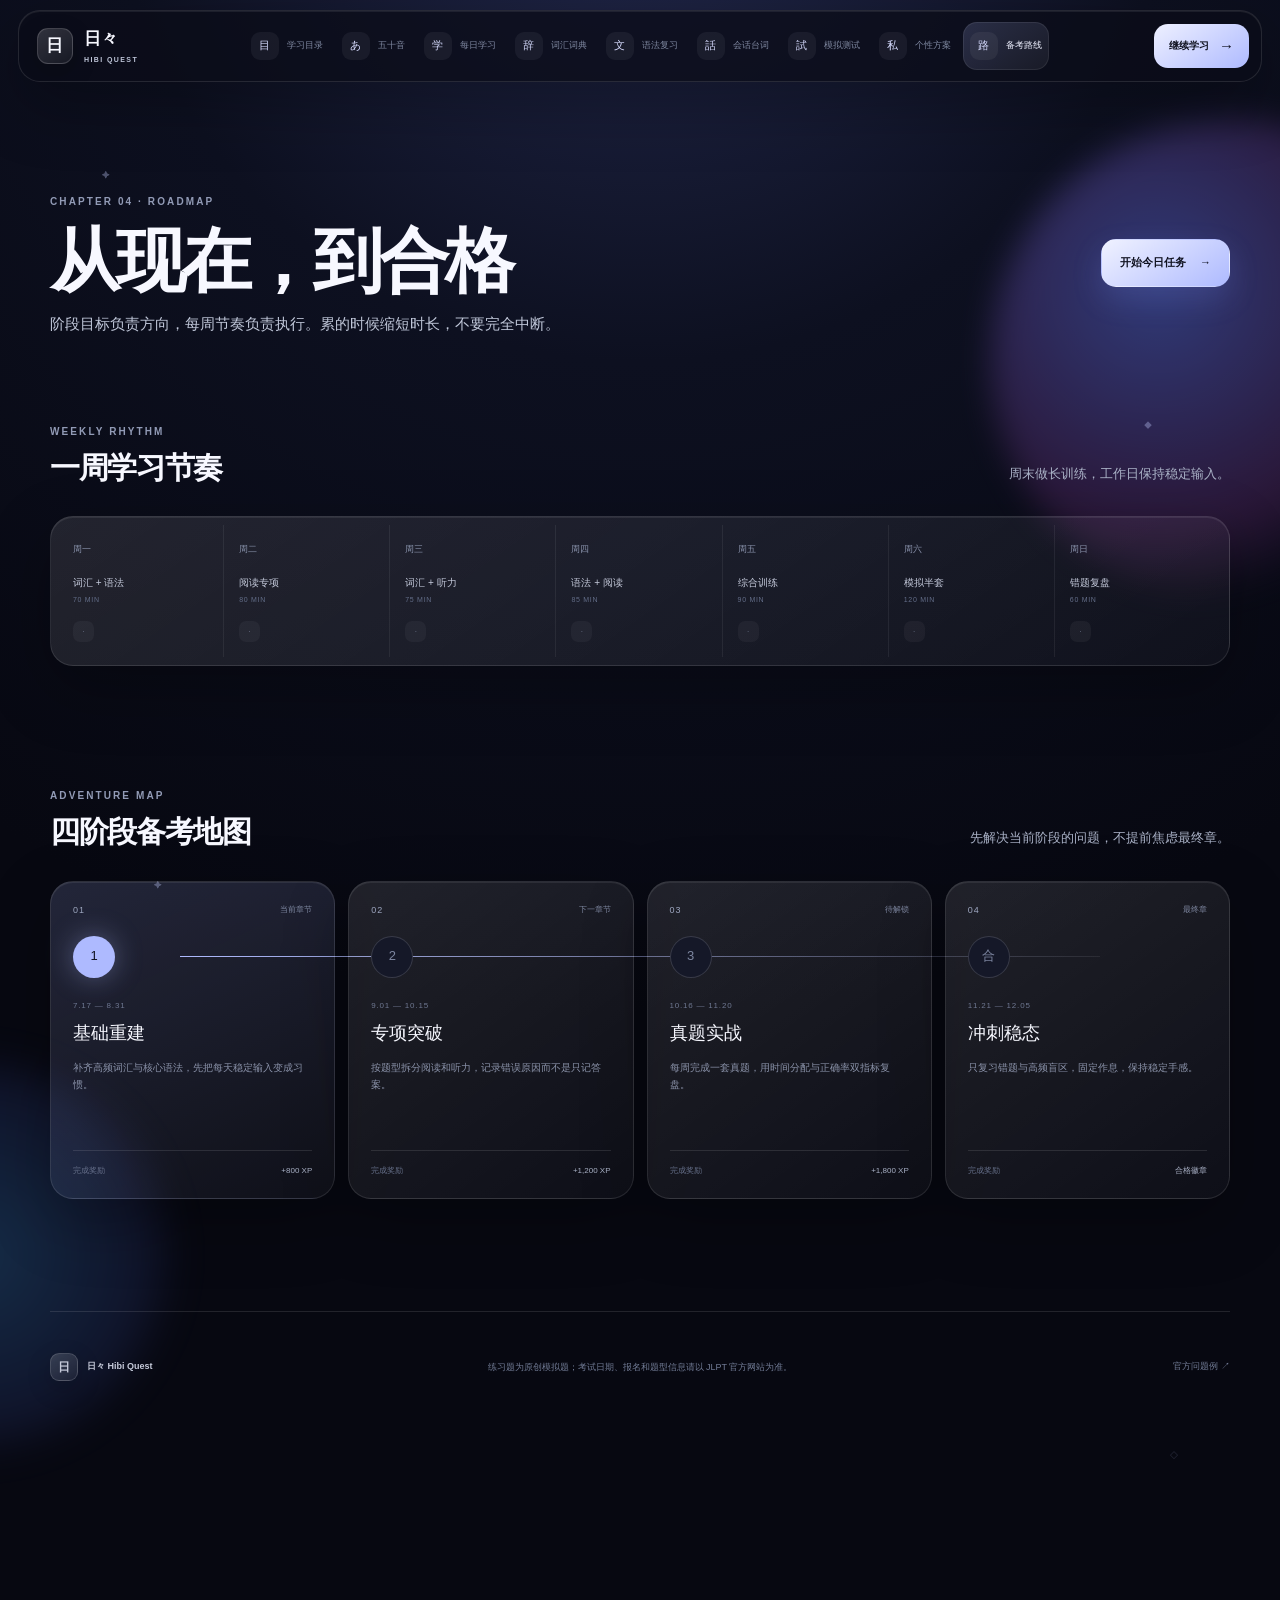
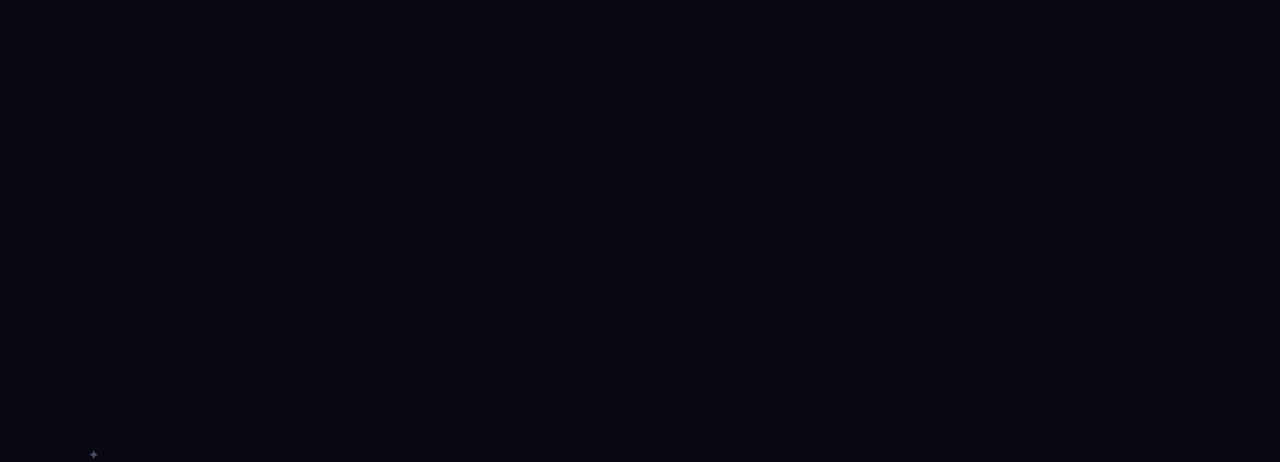
<file: roadmap/index.html>
<!DOCTYPE html><html lang="zh-CN"><head><meta charSet="utf-8"/><meta name="viewport" content="width=device-width, initial-scale=1"/><link rel="stylesheet" href="/assets/index-DoPNVpJq.css" data-rsc-css-href="/assets/index-DoPNVpJq.css" data-precedence="vite-rsc/importer-resources"/><link rel="modulepreload" href="/assets/layout-segment-context-BYMZ-qbY.js" crossorigin=""/><link rel="modulepreload" href="/assets/rolldown-runtime-S-ySWqyJ.js" crossorigin=""/><link rel="modulepreload" href="/assets/index-DkaqBARf.js" crossorigin=""/><link rel="modulepreload" href="/assets/framework-CXnKph_e.js" crossorigin=""/><link rel="modulepreload" href="/assets/app-shell-C9F_SPWX.js" crossorigin=""/><title>日々 Hibi Quest — JLPT 学习冒险</title><meta name="description" content="AI-ready 多页面 JLPT 学习冒险：五十音、词汇词典、晚间语法、智能测试报告、会话与备考路线。"/><meta property="og:title" content="日々 Hibi Quest — JLPT 学习冒险"/><meta property="og:description" content="词汇词典、晚间语法和智能诊断报告，让每次学习都有下一步。"/><meta property="og:image" content="https://3073314960-prog.github.io/og-v2.png"/><meta property="og:image:width" content="1792"/><meta property="og:image:height" content="935"/><meta property="og:image:alt" content="日々 Hibi Quest 打卡 对话 合格"/><meta name="twitter:card" content="summary_large_image"/><meta name="twitter:title" content="日々 Hibi Quest — JLPT 学习冒险"/><meta name="twitter:description" content="词汇词典、晚间语法和智能诊断报告，让每次学习都有下一步。"/><meta name="twitter:image" content="https://3073314960-prog.github.io/og-v2.png"/><script>self.__VINEXT_RSC_PARAMS__={}</script><script>self.__VINEXT_RSC_NAV__={"pathname":"/roadmap","searchParams":[]}</script><link rel="modulepreload" href="/assets/index-DkaqBARf.js" />
</head><body><main class="app-shell "><div class="sky-noise"></div><div class="ambient ambient-one"></div><div class="ambient ambient-two"></div><div class="petals" aria-hidden="true"><i>✦</i><i>◆</i><i>✦</i><i>◇</i><i>✦</i></div><header class="app-header glass"><a class="brand" href="/" aria-label="返回学习目录"><span class="brand-mark">日</span><span>日々 <small>HIBI QUEST</small></span></a><nav class="directory-nav" aria-label="学习目录"><a href="/" class=""><span>目</span><div><strong>学习目录</strong><small>Home</small></div></a><a href="/kana" class=""><span>あ</span><div><strong>五十音</strong><small>Kana</small></div></a><a href="/study" class=""><span>学</span><div><strong>每日学习</strong><small>Study</small></div></a><a href="/dictionary" class=""><span>辞</span><div><strong>词汇词典</strong><small>Dictionary</small></div></a><a href="/grammar" class=""><span>文</span><div><strong>语法复习</strong><small>Grammar</small></div></a><a href="/dialogue" class=""><span>話</span><div><strong>会话台词</strong><small>Dialogue</small></div></a><a href="/mock-test" class=""><span>試</span><div><strong>模拟测试</strong><small>Practice</small></div></a><a href="/profile" class=""><span>私</span><div><strong>个性方案</strong><small>My Plan</small></div></a><a href="/roadmap" class="active" aria-current="page"><span>路</span><div><strong>备考路线</strong><small>Roadmap</small></div></a></nav><a class="quick-start" href="/study">继续学习 <span>→</span></a></header><nav class="route-strip shell" aria-label="移动端学习目录"><a href="/" class=""><span>目</span>学习目录</a><a href="/kana" class=""><span>あ</span>五十音</a><a href="/study" class=""><span>学</span>每日学习</a><a href="/dictionary" class=""><span>辞</span>词汇词典</a><a href="/grammar" class=""><span>文</span>语法复习</a><a href="/dialogue" class=""><span>話</span>会话台词</a><a href="/mock-test" class=""><span>試</span>模拟测试</a><a href="/profile" class=""><span>私</span>个性方案</a><a href="/roadmap" class="active" aria-current="page"><span>路</span>备考路线</a></nav><div class="page-enter"><section class="page-heading shell"><div><span class="kicker">CHAPTER 04 · ROADMAP</span><h1>从现在，到合格</h1><p>阶段目标负责方向，每周节奏负责执行。累的时候缩短时长，不要完全中断。</p></div><div class="page-heading-action"><a class="primary-action" href="/study">开始今日任务 <span>→</span></a></div></section><section class="section shell"><div class="section-title"><div><span class="kicker">WEEKLY RHYTHM</span><h2>一周学习节奏</h2></div><p>周末做长训练，工作日保持稳定输入。</p></div><div class="week-strip glass"><div><span>周<!-- -->一</span><strong>词汇 + 语法</strong><small>70<!-- --> MIN</small><i>·</i></div><div><span>周<!-- -->二</span><strong>阅读专项</strong><small>80<!-- --> MIN</small><i>·</i></div><div><span>周<!-- -->三</span><strong>词汇 + 听力</strong><small>75<!-- --> MIN</small><i>·</i></div><div><span>周<!-- -->四</span><strong>语法 + 阅读</strong><small>85<!-- --> MIN</small><i>·</i></div><div><span>周<!-- -->五</span><strong>综合训练</strong><small>90<!-- --> MIN</small><i>·</i></div><div><span>周<!-- -->六</span><strong>模拟半套</strong><small>120<!-- --> MIN</small><i>·</i></div><div><span>周<!-- -->日</span><strong>错题复盘</strong><small>60<!-- --> MIN</small><i>·</i></div></div></section><section class="section shell journey-section"><div class="section-title"><div><span class="kicker">ADVENTURE MAP</span><h2>四阶段备考地图</h2></div><p>先解决当前阶段的问题，不提前焦虑最终章。</p></div><div class="roadmap"><article class="phase glass current"><div class="phase-top"><span>01</span><small>当前章节</small></div><div class="phase-node">1</div><div class="phase-date">7.17 — 8.31</div><h3>基础重建</h3><p>补齐高频词汇与核心语法，先把每天稳定输入变成习惯。</p><div class="phase-reward">完成奖励 <b>+800 XP</b></div></article><article class="phase glass "><div class="phase-top"><span>02</span><small>下一章节</small></div><div class="phase-node">2</div><div class="phase-date">9.01 — 10.15</div><h3>专项突破</h3><p>按题型拆分阅读和听力，记录错误原因而不是只记答案。</p><div class="phase-reward">完成奖励 <b>+1,200 XP</b></div></article><article class="phase glass "><div class="phase-top"><span>03</span><small>待解锁</small></div><div class="phase-node">3</div><div class="phase-date">10.16 — 11.20</div><h3>真题实战</h3><p>每周完成一套真题，用时间分配与正确率双指标复盘。</p><div class="phase-reward">完成奖励 <b>+1,800 XP</b></div></article><article class="phase glass "><div class="phase-top"><span>04</span><small>最终章</small></div><div class="phase-node">合</div><div class="phase-date">11.21 — 12.05</div><h3>冲刺稳态</h3><p>只复习错题与高频盲区，固定作息，保持稳定手感。</p><div class="phase-reward">完成奖励 <b>合格徽章</b></div></article></div></section></div><footer class="shell app-footer"><div><span class="brand-mark small">日</span><strong>日々 Hibi Quest</strong></div><p>练习题为原创模拟题；考试日期、报名和题型信息请以 JLPT 官方网站为准。</p><a href="https://www.jlpt.jp/samples/forlearners.html" target="_blank" rel="noreferrer">官方问题例 ↗</a></footer><nav class="mobile-nav glass" aria-label="移动端主导航"><a href="/" class=""><span>目</span>学习目录</a><a href="/study" class=""><span>学</span>学习</a><a href="/dictionary" class=""><span>辞</span>词汇词典</a><a href="/mock-test" class=""><span>試</span>模拟测试</a><a href="/profile" class=""><span>私</span>个性方案</a></nav></main><script id="_R_">import("/assets/index-DkaqBARf.js")</script></body></html><script>self.__VINEXT_RSC_CHUNKS__=self.__VINEXT_RSC_CHUNKS__||[];self.__VINEXT_RSC_CHUNKS__.push("2:I[\"8c0f216c4604\",[],\"Children\",1]\n3:I[\"15c18cfaeeff\",[],\"LayoutSegmentProvider\",1]\n4:I[\"8c0f216c4604\",[],\"Slot\",1]\n5:I[\"593f344dc510\",[],\"RedirectBoundary\",1]\n:HL[\"/assets/index-DoPNVpJq.css\",\"style\"]\n")</script><script>self.__VINEXT_RSC_CHUNKS__=self.__VINEXT_RSC_CHUNKS__||[];self.__VINEXT_RSC_CHUNKS__.push("0:{\"__route\":\"route:/roadmap\",\"__interceptionContext\":null,\"__layoutIds\":[\"layout:/\"],\"__rootLayout\":\"/\",\"page:/roadmap\":\"$L1\",\"layout:/\":[[[[\"$\",\"link\",\"css:/assets/index-DoPNVpJq.css\",{\"rel\":\"stylesheet\",\"precedence\":\"vite-rsc/importer-resources\",\"href\":\"/assets/index-DoPNVpJq.css\",\"data-rsc-css-href\":\"/assets/index-DoPNVpJq.css\"}],\"$undefined\"],[\"$\",\"html\",null,{\"lang\":\"zh-CN\",\"children\":[\"$\",\"body\",null,{\"children\":[\"$\",\"$L2\",null,{}]}]}]],null],\"route:/roadmap\":[[[\"$\",\"meta\",null,{\"charSet\":\"utf-8\"}],[[\"$\",\"title\",\"0\",{\"children\":\"日々 Hibi Quest — JLPT 学习冒险\"}],[\"$\",\"meta\",\"1\",{\"name\":\"description\",\"content\":\"AI-ready 多页面 JLPT 学习冒险：五十音、词汇词典、晚间语法、智能测试报告、会话与备考路线。\"}],[\"$\",\"meta\",\"2\",{\"property\":\"og:title\",\"content\":\"日々 Hibi Quest — JLPT 学习冒险\"}],[\"$\",\"meta\",\"3\",{\"property\":\"og:description\",\"content\":\"词汇词典、晚间语法和智能诊断报告，让每次学习都有下一步。\"}],[\"$\",\"meta\",\"4\",{\"property\":\"og:image\",\"content\":\"https://3073314960-prog.github.io/og-v2.png\"}],[\"$\",\"meta\",\"5\",{\"property\":\"og:image:width\",\"content\":\"1792\"}],[\"$\",\"meta\",\"6\",{\"property\":\"og:image:height\",\"content\":\"935\"}],[\"$\",\"meta\",\"7\",{\"property\":\"og:image:alt\",\"content\":\"日々 Hibi Quest 打卡 对话 合格\"}],[\"$\",\"meta\",\"8\",{\"name\":\"twitter:card\",\"content\":\"summary_large_image\"}],[\"$\",\"meta\",\"9\",{\"name\":\"twitter:title\",\"content\":\"日々 Hibi Quest — JLPT 学习冒险\"}],[\"$\",\"meta\",\"10\",{\"name\":\"twitter:description\",\"content\":\"词汇词典、晚间语法和智能诊断报告，让每次学习都有下一步。\"}],[\"$\",\"meta\",\"11\",{\"name\":\"twitter:image\",\"content\":\"https://3073314960-prog.github.io/og-v2.png\"}]],[[\"$\",\"meta\",\"0\",{\"name\":\"viewport\",\"content\":\"width=device-width, initial-scale=1\"}]]],[\"$\",\"$L3\",null,{\"segmentMap\":{\"children\":[\"roadmap\"]},\"children\":[\"$\",\"$L4\",null,{\"id\":\"layout:/\",\"parallelSlots\":\"$undefined\",\"children\":[\"$\",\"$L5\",null,{\"children\":[\"$\",\"$L3\",null,{\"segmentMap\":{\"children\":[]},\"children\":[\"$\",\"$L4\",null,{\"id\":\"page:/roadmap\"}]}]}]}]}]],\"__layoutFlags\":{\"layout:/\":\"s\"},\"__artifactCompatibility\":{\"schemaVersion\":1,\"graphVersion\":\"app-route-graph:1jzz840tld5z\",\"deploymentVersion\":\"27df9e15-6faa-4570-9694-db61a12ce669\",\"appElementsSchemaVersion\":1,\"rscPayloadSchemaVersion\":1,\"rootBoundaryId\":\"/\",\"renderEpoch\":null}}\n")</script><script>self.__VINEXT_RSC_CHUNKS__=self.__VINEXT_RSC_CHUNKS__||[];self.__VINEXT_RSC_CHUNKS__.push("6:I[\"813ce9d0bab6\",[],\"AppShell\",1]\n7:I[\"813ce9d0bab6\",[],\"PageHeading\",1]\n")</script><script>self.__VINEXT_RSC_CHUNKS__=self.__VINEXT_RSC_CHUNKS__||[];self.__VINEXT_RSC_CHUNKS__.push("1:[\"$\",\"$L6\",null,{\"current\":\"roadmap\",\"children\":[[\"$\",\"$L7\",null,{\"eyebrow\":\"CHAPTER 04 · ROADMAP\",\"title\":\"从现在，到合格\",\"description\":\"阶段目标负责方向，每周节奏负责执行。累的时候缩短时长，不要完全中断。\",\"action\":[\"$\",\"a\",null,{\"className\":\"primary-action\",\"href\":\"/study\",\"children\":[\"开始今日任务 \",[\"$\",\"span\",null,{\"children\":\"→\"}]]}]}],[\"$\",\"section\",null,{\"className\":\"section shell\",\"children\":[[\"$\",\"div\",null,{\"className\":\"section-title\",\"children\":[[\"$\",\"div\",null,{\"children\":[[\"$\",\"span\",null,{\"className\":\"kicker\",\"children\":\"WEEKLY RHYTHM\"}],[\"$\",\"h2\",null,{\"children\":\"一周学习节奏\"}]]}],[\"$\",\"p\",null,{\"children\":\"周末做长训练，工作日保持稳定输入。\"}]]}],[\"$\",\"div\",null,{\"className\":\"week-strip glass\",\"children\":[[\"$\",\"div\",\"一\",{\"children\":[[\"$\",\"span\",null,{\"children\":[\"周\",\"一\"]}],[\"$\",\"strong\",null,{\"children\":\"词汇 + 语法\"}],[\"$\",\"small\",null,{\"children\":[70,\" MIN\"]}],[\"$\",\"i\",null,{\"children\":\"·\"}]]}],[\"$\",\"div\",\"二\",{\"children\":[[\"$\",\"span\",null,{\"children\":[\"周\",\"二\"]}],[\"$\",\"strong\",null,{\"children\":\"阅读专项\"}],[\"$\",\"small\",null,{\"children\":[80,\" MIN\"]}],[\"$\",\"i\",null,{\"children\":\"·\"}]]}],[\"$\",\"div\",\"三\",{\"children\":[[\"$\",\"span\",null,{\"children\":[\"周\",\"三\"]}],[\"$\",\"strong\",null,{\"children\":\"词汇 + 听力\"}],[\"$\",\"small\",null,{\"children\":[75,\" MIN\"]}],[\"$\",\"i\",null,{\"children\":\"·\"}]]}],[\"$\",\"div\",\"四\",{\"children\":[[\"$\",\"span\",null,{\"children\":[\"周\",\"四\"]}],[\"$\",\"strong\",null,{\"children\":\"语法 + 阅读\"}],[\"$\",\"small\",null,{\"children\":[85,\" MIN\"]}],[\"$\",\"i\",null,{\"children\":\"·\"}]]}],[\"$\",\"div\",\"五\",{\"children\":[[\"$\",\"span\",null,{\"children\":[\"周\",\"五\"]}],[\"$\",\"strong\",null,{\"children\":\"综合训练\"}],[\"$\",\"small\",null,{\"children\":[90,\" MIN\"]}],[\"$\",\"i\",null,{\"children\":\"·\"}]]}],[\"$\",\"div\",\"六\",{\"children\":[[\"$\",\"span\",null,{\"children\":[\"周\",\"六\"]}],[\"$\",\"strong\",null,{\"children\":\"模拟半套\"}],[\"$\",\"small\",null,{\"children\":[120,\" MIN\"]}],[\"$\",\"i\",null,{\"children\":\"·\"}]]}],[\"$\",\"div\",\"日\",{\"children\":[[\"$\",\"span\",null,{\"children\":[\"周\",\"日\"]}],[\"$\",\"strong\",null,{\"children\":\"错题复盘\"}],[\"$\",\"small\",null,{\"children\":[60,\" MIN\"]}],[\"$\",\"i\",null,{\"children\":\"·\"}]]}]]}]]}],[\"$\",\"section\",null,{\"className\":\"section shell journey-section\",\"children\":[[\"$\",\"div\",null,{\"className\":\"section-title\",\"children\":[[\"$\",\"div\",null,{\"children\":[[\"$\",\"span\",null,{\"className\":\"kicker\",\"children\":\"ADVENTURE MAP\"}],[\"$\",\"h2\",null,{\"children\":\"四阶段备考地图\"}]]}],[\"$\",\"p\",null,{\"children\":\"先解决当前阶段的问题，不提前焦虑最终章。\"}]]}],[\"$\",\"div\",null,{\"className\":\"roadmap\",\"children\":[[\"$\",\"article\",\"01\",{\"className\":\"phase glass current\",\"children\":[[\"$\",\"div\",null,{\"className\":\"phase-top\",\"children\":[[\"$\",\"span\",null,{\"children\":\"01\"}],[\"$\",\"small\",null,{\"children\":\"当前章节\"}]]}],[\"$\",\"div\",null,{\"className\":\"phase-node\",\"children\":1}],[\"$\",\"div\",null,{\"className\":\"phase-date\",\"children\":\"7.17 — 8.31\"}],[\"$\",\"h3\",null,{\"children\":\"基础重建\"}],[\"$\",\"p\",null,{\"children\":\"补齐高频词汇与核心语法，先把每天稳定输入变成习惯。\"}],[\"$\",\"div\",null,{\"className\":\"phase-reward\",\"children\":[\"完成奖励 \",[\"$\",\"b\",null,{\"children\":\"+800 XP\"}]]}]]}],[\"$\",\"article\",\"02\",{\"className\":\"phase glass \",\"children\":[[\"$\",\"div\",null,{\"className\":\"phase-top\",\"children\":[[\"$\",\"span\",null,{\"children\":\"02\"}],[\"$\",\"small\",null,{\"children\":\"下一章节\"}]]}],[\"$\",\"div\",null,{\"className\":\"phase-node\",\"children\":2}],[\"$\",\"div\",null,{\"className\":\"phase-date\",\"children\":\"9.01 — 10.15\"}],[\"$\",\"h3\",null,{\"children\":\"专项突破\"}],[\"$\",\"p\",null,{\"children\":\"按题型拆分阅读和听力，记录错误原因而不是只记答案。\"}],[\"$\",\"div\",null,{\"className\":\"phase-reward\",\"children\":[\"完成奖励 \",[\"$\",\"b\",null,{\"children\":\"+1,200 XP\"}]]}]]}],[\"$\",\"article\",\"03\",{\"className\":\"phase glass \",\"children\":[[\"$\",\"div\",null,{\"className\":\"phase-top\",\"children\":[[\"$\",\"span\",null,{\"children\":\"03\"}],[\"$\",\"small\",null,{\"children\":\"待解锁\"}]]}],[\"$\",\"div\",null,{\"className\":\"phase-node\",\"children\":3}],[\"$\",\"div\",null,{\"className\":\"phase-date\",\"children\":\"10.16 — 11.20\"}],[\"$\",\"h3\",null,{\"children\":\"真题实战\"}],[\"$\",\"p\",null,{\"children\":\"每周完成一套真题，用时间分配与正确率双指标复盘。\"}],[\"$\",\"div\",null,{\"className\":\"phase-reward\",\"children\":[\"完成奖励 \",[\"$\",\"b\",null,{\"children\":\"+1,800 XP\"}]]}]]}],[\"$\",\"article\",\"04\",{\"className\":\"phase glass \",\"children\":[[\"$\",\"div\",null,{\"className\":\"phase-top\",\"children\":[[\"$\",\"span\",null,{\"children\":\"04\"}],[\"$\",\"small\",null,{\"children\":\"最终章\"}]]}],[\"$\",\"div\",null,{\"className\":\"phase-node\",\"children\":\"合\"}],[\"$\",\"div\",null,{\"className\":\"phase-date\",\"children\":\"11.21 — 12.05\"}],[\"$\",\"h3\",null,{\"children\":\"冲刺稳态\"}],[\"$\",\"p\",null,{\"children\":\"只复习错题与高频盲区，固定作息，保持稳定手感。\"}],[\"$\",\"div\",null,{\"className\":\"phase-reward\",\"children\":[\"完成奖励 \",[\"$\",\"b\",null,{\"children\":\"合格徽章\"}]]}]]}]]}]]}]]}]\n")</script><script>self.__VINEXT_RSC_DONE__=true</script>
</file>
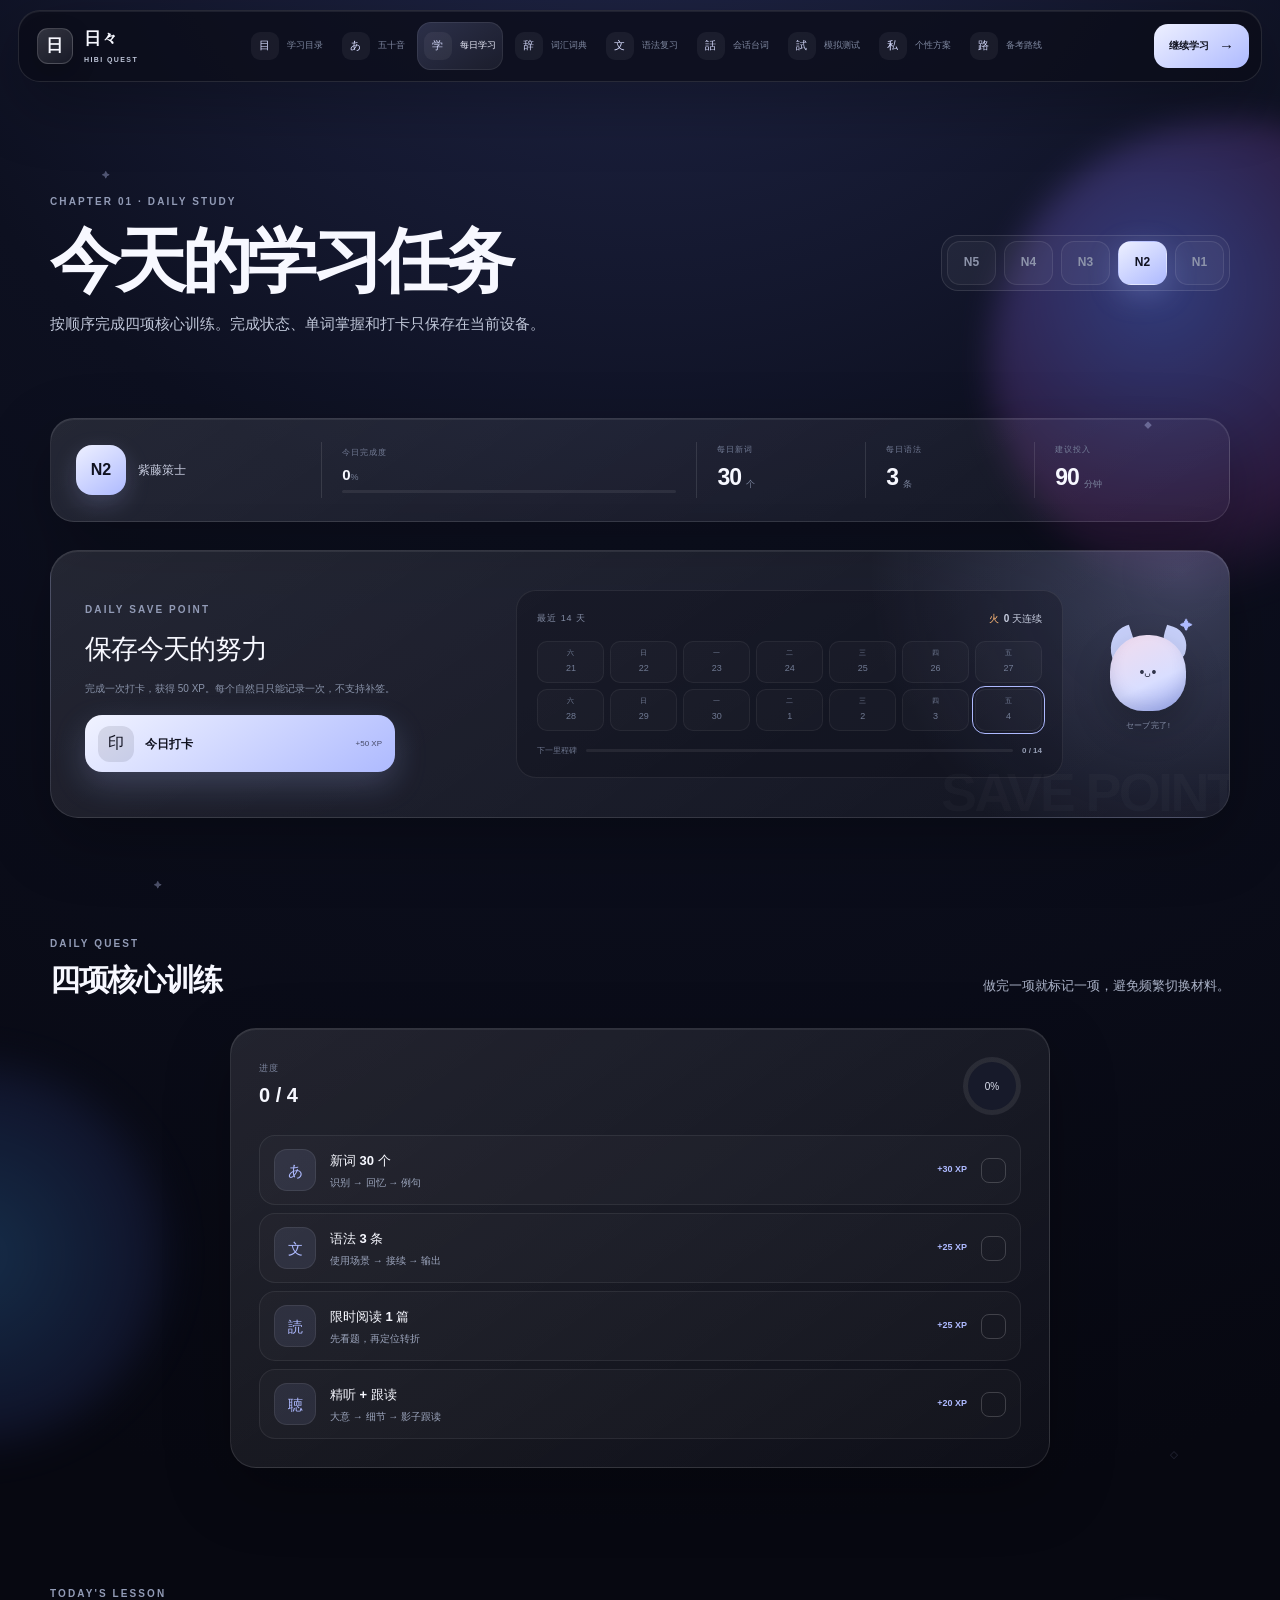
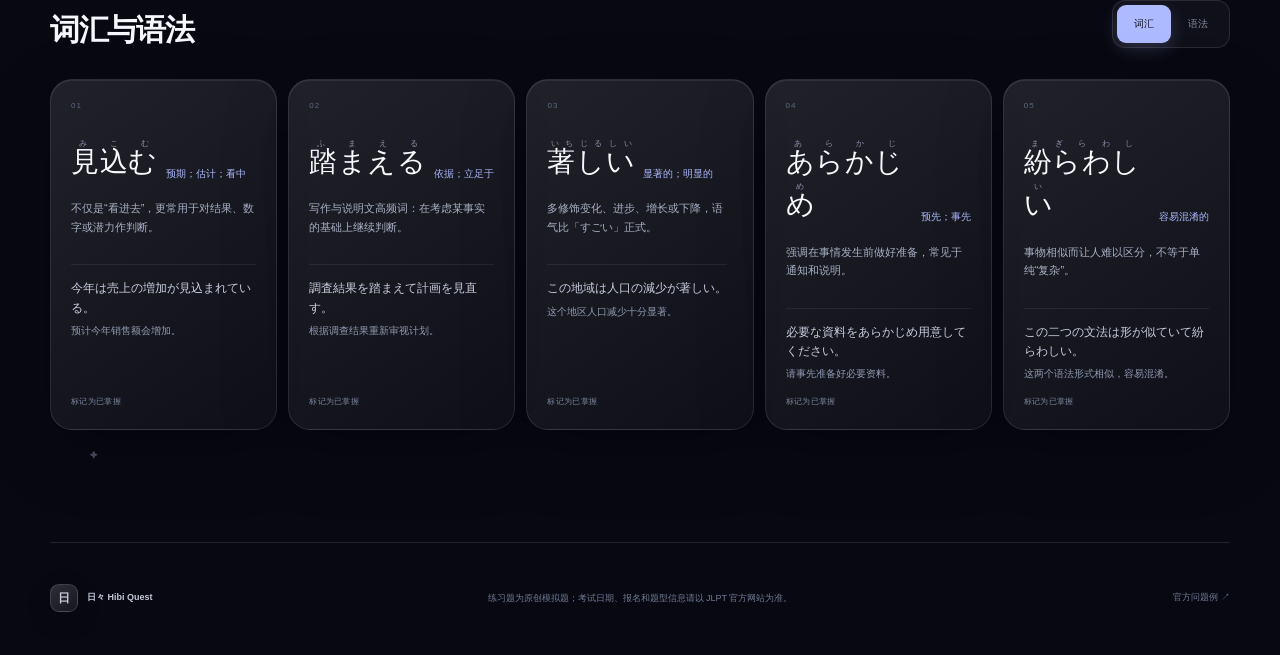
<file: study/index.html>
<!DOCTYPE html><html lang="zh-CN"><head><meta charSet="utf-8"/><meta name="viewport" content="width=device-width, initial-scale=1"/><link rel="stylesheet" href="/assets/index-DoPNVpJq.css" data-rsc-css-href="/assets/index-DoPNVpJq.css" data-precedence="vite-rsc/importer-resources"/><link rel="modulepreload" href="/assets/layout-segment-context-BYMZ-qbY.js" crossorigin=""/><link rel="modulepreload" href="/assets/rolldown-runtime-S-ySWqyJ.js" crossorigin=""/><link rel="modulepreload" href="/assets/index-DkaqBARf.js" crossorigin=""/><link rel="modulepreload" href="/assets/framework-CXnKph_e.js" crossorigin=""/><link rel="modulepreload" href="/assets/page-8wPP9r6A.js" crossorigin=""/><link rel="modulepreload" href="/assets/app-shell-C9F_SPWX.js" crossorigin=""/><link rel="modulepreload" href="/assets/learning-data-Bkvd1LtO.js" crossorigin=""/><link rel="modulepreload" href="/assets/learning-sections-BvZhBqP7.js" crossorigin=""/><link rel="modulepreload" href="/assets/speech-practice-Ced-fZOh.js" crossorigin=""/><title>日々 Hibi Quest — JLPT 学习冒险</title><meta name="description" content="AI-ready 多页面 JLPT 学习冒险：五十音、词汇词典、晚间语法、智能测试报告、会话与备考路线。"/><meta property="og:title" content="日々 Hibi Quest — JLPT 学习冒险"/><meta property="og:description" content="词汇词典、晚间语法和智能诊断报告，让每次学习都有下一步。"/><meta property="og:image" content="https://3073314960-prog.github.io/og-v2.png"/><meta property="og:image:width" content="1792"/><meta property="og:image:height" content="935"/><meta property="og:image:alt" content="日々 Hibi Quest 打卡 对话 合格"/><meta name="twitter:card" content="summary_large_image"/><meta name="twitter:title" content="日々 Hibi Quest — JLPT 学习冒险"/><meta name="twitter:description" content="词汇词典、晚间语法和智能诊断报告，让每次学习都有下一步。"/><meta name="twitter:image" content="https://3073314960-prog.github.io/og-v2.png"/><script>self.__VINEXT_RSC_PARAMS__={}</script><script>self.__VINEXT_RSC_NAV__={"pathname":"/study","searchParams":[]}</script><link rel="modulepreload" href="/assets/index-DkaqBARf.js" />
</head><body><main class="app-shell "><div class="sky-noise"></div><div class="ambient ambient-one"></div><div class="ambient ambient-two"></div><div class="petals" aria-hidden="true"><i>✦</i><i>◆</i><i>✦</i><i>◇</i><i>✦</i></div><header class="app-header glass"><a class="brand" href="/" aria-label="返回学习目录"><span class="brand-mark">日</span><span>日々 <small>HIBI QUEST</small></span></a><nav class="directory-nav" aria-label="学习目录"><a href="/" class=""><span>目</span><div><strong>学习目录</strong><small>Home</small></div></a><a href="/kana" class=""><span>あ</span><div><strong>五十音</strong><small>Kana</small></div></a><a href="/study" class="active" aria-current="page"><span>学</span><div><strong>每日学习</strong><small>Study</small></div></a><a href="/dictionary" class=""><span>辞</span><div><strong>词汇词典</strong><small>Dictionary</small></div></a><a href="/grammar" class=""><span>文</span><div><strong>语法复习</strong><small>Grammar</small></div></a><a href="/dialogue" class=""><span>話</span><div><strong>会话台词</strong><small>Dialogue</small></div></a><a href="/mock-test" class=""><span>試</span><div><strong>模拟测试</strong><small>Practice</small></div></a><a href="/profile" class=""><span>私</span><div><strong>个性方案</strong><small>My Plan</small></div></a><a href="/roadmap" class=""><span>路</span><div><strong>备考路线</strong><small>Roadmap</small></div></a></nav><a class="quick-start" href="/study">继续学习 <span>→</span></a></header><nav class="route-strip shell" aria-label="移动端学习目录"><a href="/" class=""><span>目</span>学习目录</a><a href="/kana" class=""><span>あ</span>五十音</a><a href="/study" class="active" aria-current="page"><span>学</span>每日学习</a><a href="/dictionary" class=""><span>辞</span>词汇词典</a><a href="/grammar" class=""><span>文</span>语法复习</a><a href="/dialogue" class=""><span>話</span>会话台词</a><a href="/mock-test" class=""><span>試</span>模拟测试</a><a href="/profile" class=""><span>私</span>个性方案</a><a href="/roadmap" class=""><span>路</span>备考路线</a></nav><div class="page-enter"><div style="--level-accent:#aebaff"><section class="page-heading shell"><div><span class="kicker">CHAPTER 01 · DAILY STUDY</span><h1>今天的学习任务</h1><p>按顺序完成四项核心训练。完成状态、单词掌握和打卡只保存在当前设备。</p></div><div class="page-heading-action"><div class="level-row compact" role="group" aria-label="选择 JLPT 等级"><button type="button" class="">N5</button><button type="button" class="">N4</button><button type="button" class="">N3</button><button type="button" class="active">N2</button><button type="button" class="">N1</button></div></div></section><section class="player-bar shell glass study-player"><div class="rank-emblem"><span>N2</span><i>紫藤策士</i></div><div class="player-stat"><small>今日完成度</small><strong>0<em>%</em></strong><div class="xp-track"><i style="width:0%"></i></div></div><div class="player-metric"><small>每日新词</small><strong>30</strong><span>个</span></div><div class="player-metric"><small>每日语法</small><strong>3</strong><span>条</span></div><div class="player-metric"><small>建议投入</small><strong>90</strong><span>分钟</span></div></section><section id="checkin" class="section shell checkin-section"><div class="checkin-card glass"><div class="checkin-copy"><span class="kicker">DAILY SAVE POINT</span><h2>保存今天的努力</h2><p>完成一次打卡，获得 50 XP。每个自然日只能记录一次，不支持补签。</p><button type="button" class="checkin-button "><span>印</span><strong>今日打卡</strong><small>+50 XP</small></button></div><div class="checkin-calendar"><div class="calendar-head"><span>最近 14 天</span><strong><i>火</i>0<!-- --> 天连续</strong></div><div class="calendar-days"></div><div class="calendar-reward"><span>下一里程碑</span><div><i style="width:0%"></i></div><strong>0<!-- --> / 14</strong></div></div><div class="checkin-mascot" aria-hidden="true"><span>✦</span><div>•ᴗ•</div><small>セーブ完了!</small></div></div></section><section class="section shell"><div class="section-title"><div><span class="kicker">DAILY QUEST</span><h2>四项核心训练</h2></div><p>做完一项就标记一项，避免频繁切换材料。</p></div><div class="quest-board glass standalone-board"><div class="quest-head"><div><span>进度</span><strong>0<!-- --> / <!-- -->4</strong></div><div class="progress-ring" style="--progress:0deg"><span>0<!-- -->%</span></div></div><div class="tasks"><button class="task " type="button" aria-pressed="false"><span class="task-icon">あ</span><span class="task-copy"><strong>新词 30 个</strong><small>识别 → 回忆 → 例句</small></span><span class="task-reward"><b>+<!-- -->30<!-- --> XP</b></span><span class="check"></span></button><button class="task " type="button" aria-pressed="false"><span class="task-icon">文</span><span class="task-copy"><strong>语法 3 条</strong><small>使用场景 → 接续 → 输出</small></span><span class="task-reward"><b>+<!-- -->25<!-- --> XP</b></span><span class="check"></span></button><button class="task " type="button" aria-pressed="false"><span class="task-icon">読</span><span class="task-copy"><strong>限时阅读 1 篇</strong><small>先看题，再定位转折</small></span><span class="task-reward"><b>+<!-- -->25<!-- --> XP</b></span><span class="check"></span></button><button class="task " type="button" aria-pressed="false"><span class="task-icon">聴</span><span class="task-copy"><strong>精听 + 跟读</strong><small>大意 → 细节 → 影子跟读</small></span><span class="task-reward"><b>+<!-- -->20<!-- --> XP</b></span><span class="check"></span></button></div></div></section><section class="section shell"><div class="section-title"><div><span class="kicker">TODAY&#x27;S LESSON</span><h2>词汇与语法</h2></div><div class="lesson-tabs" role="tablist"><button type="button" role="tab" aria-selected="true" class="active">词汇</button><button type="button" role="tab" aria-selected="false" class="">语法</button></div></div><div class="vocab-grid"><button type="button" class="vocab-card glass " aria-pressed="false"><span class="word-index">01</span><span class="word-main"><ruby>見込む<rt>みこむ</rt></ruby><b>预期；估计；看中</b></span><span class="word-hint">不仅是“看进去”，更常用于对结果、数字或潜力作判断。</span><span class="example"><strong>今年は売上の増加が見込まれている。</strong><small>预计今年销售额会增加。</small></span><span class="learn-action">标记为已掌握</span></button><button type="button" class="vocab-card glass " aria-pressed="false"><span class="word-index">02</span><span class="word-main"><ruby>踏まえる<rt>ふまえる</rt></ruby><b>依据；立足于</b></span><span class="word-hint">写作与说明文高频词：在考虑某事实的基础上继续判断。</span><span class="example"><strong>調査結果を踏まえて計画を見直す。</strong><small>根据调查结果重新审视计划。</small></span><span class="learn-action">标记为已掌握</span></button><button type="button" class="vocab-card glass " aria-pressed="false"><span class="word-index">03</span><span class="word-main"><ruby>著しい<rt>いちじるしい</rt></ruby><b>显著的；明显的</b></span><span class="word-hint">多修饰变化、进步、增长或下降，语气比「すごい」正式。</span><span class="example"><strong>この地域は人口の減少が著しい。</strong><small>这个地区人口减少十分显著。</small></span><span class="learn-action">标记为已掌握</span></button><button type="button" class="vocab-card glass " aria-pressed="false"><span class="word-index">04</span><span class="word-main"><ruby>あらかじめ<rt>あらかじめ</rt></ruby><b>预先；事先</b></span><span class="word-hint">强调在事情发生前做好准备，常见于通知和说明。</span><span class="example"><strong>必要な資料をあらかじめ用意してください。</strong><small>请事先准备好必要资料。</small></span><span class="learn-action">标记为已掌握</span></button><button type="button" class="vocab-card glass " aria-pressed="false"><span class="word-index">05</span><span class="word-main"><ruby>紛らわしい<rt>まぎらわしい</rt></ruby><b>容易混淆的</b></span><span class="word-hint">事物相似而让人难以区分，不等于单纯“复杂”。</span><span class="example"><strong>この二つの文法は形が似ていて紛らわしい。</strong><small>这两个语法形式相似，容易混淆。</small></span><span class="learn-action">标记为已掌握</span></button></div></section></div></div><footer class="shell app-footer"><div><span class="brand-mark small">日</span><strong>日々 Hibi Quest</strong></div><p>练习题为原创模拟题；考试日期、报名和题型信息请以 JLPT 官方网站为准。</p><a href="https://www.jlpt.jp/samples/forlearners.html" target="_blank" rel="noreferrer">官方问题例 ↗</a></footer><nav class="mobile-nav glass" aria-label="移动端主导航"><a href="/" class=""><span>目</span>学习目录</a><a href="/study" class="active" aria-current="page"><span>学</span>学习</a><a href="/dictionary" class=""><span>辞</span>词汇词典</a><a href="/mock-test" class=""><span>試</span>模拟测试</a><a href="/profile" class=""><span>私</span>个性方案</a></nav></main><script id="_R_">import("/assets/index-DkaqBARf.js")</script></body></html><script>self.__VINEXT_RSC_CHUNKS__=self.__VINEXT_RSC_CHUNKS__||[];self.__VINEXT_RSC_CHUNKS__.push("2:I[\"8c0f216c4604\",[],\"Children\",1]\n3:I[\"15c18cfaeeff\",[],\"LayoutSegmentProvider\",1]\n4:I[\"8c0f216c4604\",[],\"Slot\",1]\n5:I[\"593f344dc510\",[],\"RedirectBoundary\",1]\n:HL[\"/assets/index-DoPNVpJq.css\",\"style\"]\n")</script><script>self.__VINEXT_RSC_CHUNKS__=self.__VINEXT_RSC_CHUNKS__||[];self.__VINEXT_RSC_CHUNKS__.push("0:{\"__route\":\"route:/study\",\"__interceptionContext\":null,\"__layoutIds\":[\"layout:/\"],\"__rootLayout\":\"/\",\"page:/study\":\"$L1\",\"layout:/\":[[[[\"$\",\"link\",\"css:/assets/index-DoPNVpJq.css\",{\"rel\":\"stylesheet\",\"precedence\":\"vite-rsc/importer-resources\",\"href\":\"/assets/index-DoPNVpJq.css\",\"data-rsc-css-href\":\"/assets/index-DoPNVpJq.css\"}],\"$undefined\"],[\"$\",\"html\",null,{\"lang\":\"zh-CN\",\"children\":[\"$\",\"body\",null,{\"children\":[\"$\",\"$L2\",null,{}]}]}]],null],\"route:/study\":[[[\"$\",\"meta\",null,{\"charSet\":\"utf-8\"}],[[\"$\",\"title\",\"0\",{\"children\":\"日々 Hibi Quest — JLPT 学习冒险\"}],[\"$\",\"meta\",\"1\",{\"name\":\"description\",\"content\":\"AI-ready 多页面 JLPT 学习冒险：五十音、词汇词典、晚间语法、智能测试报告、会话与备考路线。\"}],[\"$\",\"meta\",\"2\",{\"property\":\"og:title\",\"content\":\"日々 Hibi Quest — JLPT 学习冒险\"}],[\"$\",\"meta\",\"3\",{\"property\":\"og:description\",\"content\":\"词汇词典、晚间语法和智能诊断报告，让每次学习都有下一步。\"}],[\"$\",\"meta\",\"4\",{\"property\":\"og:image\",\"content\":\"https://3073314960-prog.github.io/og-v2.png\"}],[\"$\",\"meta\",\"5\",{\"property\":\"og:image:width\",\"content\":\"1792\"}],[\"$\",\"meta\",\"6\",{\"property\":\"og:image:height\",\"content\":\"935\"}],[\"$\",\"meta\",\"7\",{\"property\":\"og:image:alt\",\"content\":\"日々 Hibi Quest 打卡 对话 合格\"}],[\"$\",\"meta\",\"8\",{\"name\":\"twitter:card\",\"content\":\"summary_large_image\"}],[\"$\",\"meta\",\"9\",{\"name\":\"twitter:title\",\"content\":\"日々 Hibi Quest — JLPT 学习冒险\"}],[\"$\",\"meta\",\"10\",{\"name\":\"twitter:description\",\"content\":\"词汇词典、晚间语法和智能诊断报告，让每次学习都有下一步。\"}],[\"$\",\"meta\",\"11\",{\"name\":\"twitter:image\",\"content\":\"https://3073314960-prog.github.io/og-v2.png\"}]],[[\"$\",\"meta\",\"0\",{\"name\":\"viewport\",\"content\":\"width=device-width, initial-scale=1\"}]]],[\"$\",\"$L3\",null,{\"segmentMap\":{\"children\":[\"study\"]},\"children\":[\"$\",\"$L4\",null,{\"id\":\"layout:/\",\"parallelSlots\":\"$undefined\",\"children\":[\"$\",\"$L5\",null,{\"children\":[\"$\",\"$L3\",null,{\"segmentMap\":{\"children\":[]},\"children\":[\"$\",\"$L4\",null,{\"id\":\"page:/study\"}]}]}]}]}]],\"__layoutFlags\":{\"layout:/\":\"s\"},\"__artifactCompatibility\":{\"schemaVersion\":1,\"graphVersion\":\"app-route-graph:rx9tqf6d1hrz\",\"deploymentVersion\":\"27df9e15-6faa-4570-9694-db61a12ce669\",\"appElementsSchemaVersion\":1,\"rscPayloadSchemaVersion\":1,\"rootBoundaryId\":\"/\",\"renderEpoch\":null}}\n")</script><script>self.__VINEXT_RSC_CHUNKS__=self.__VINEXT_RSC_CHUNKS__||[];self.__VINEXT_RSC_CHUNKS__.push("6:I[\"875bfa730fd9\",[],\"default\",1]\n1:[\"$\",\"$L6\",null,{\"params\":\"$@7\",\"searchParams\":\"$@8\"}]\n")</script><script>self.__VINEXT_RSC_CHUNKS__=self.__VINEXT_RSC_CHUNKS__||[];self.__VINEXT_RSC_CHUNKS__.push("7:{}\n8:{}\n")</script><script>self.__VINEXT_RSC_DONE__=true</script>
</file>
